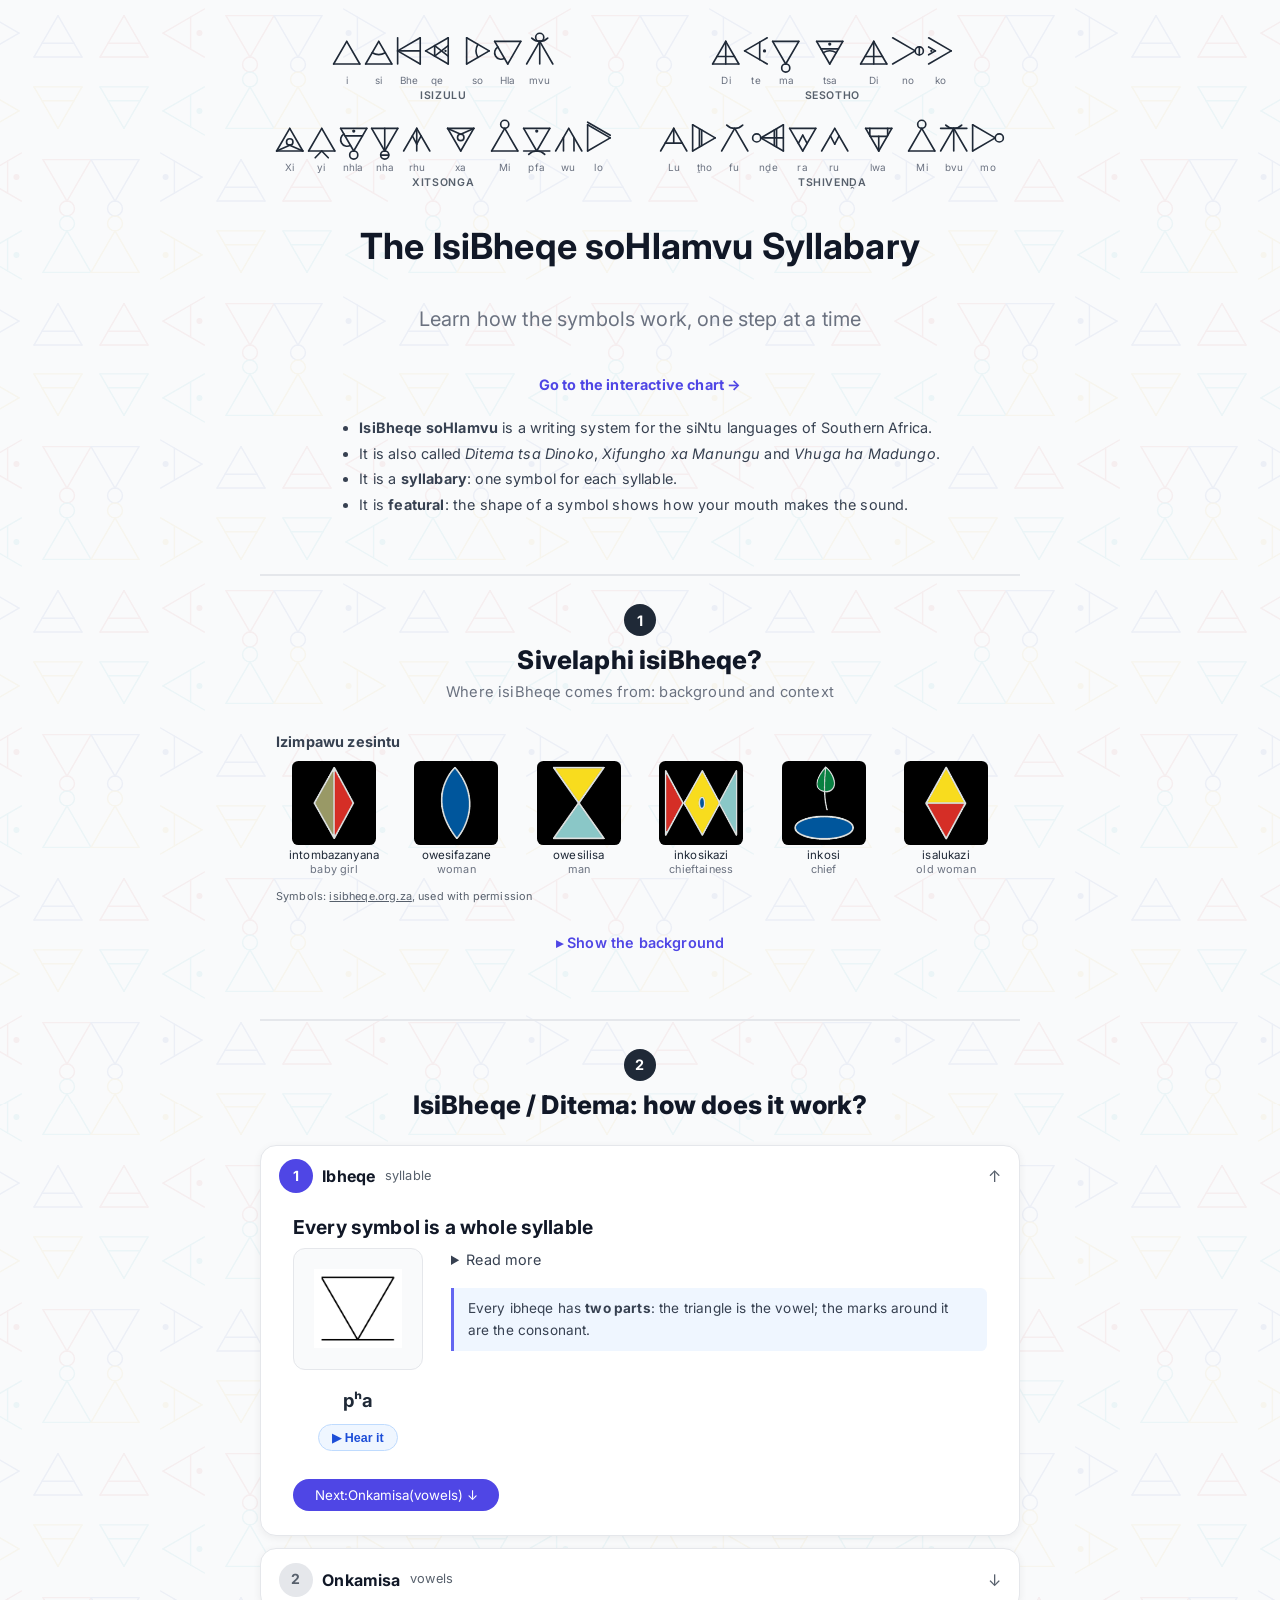
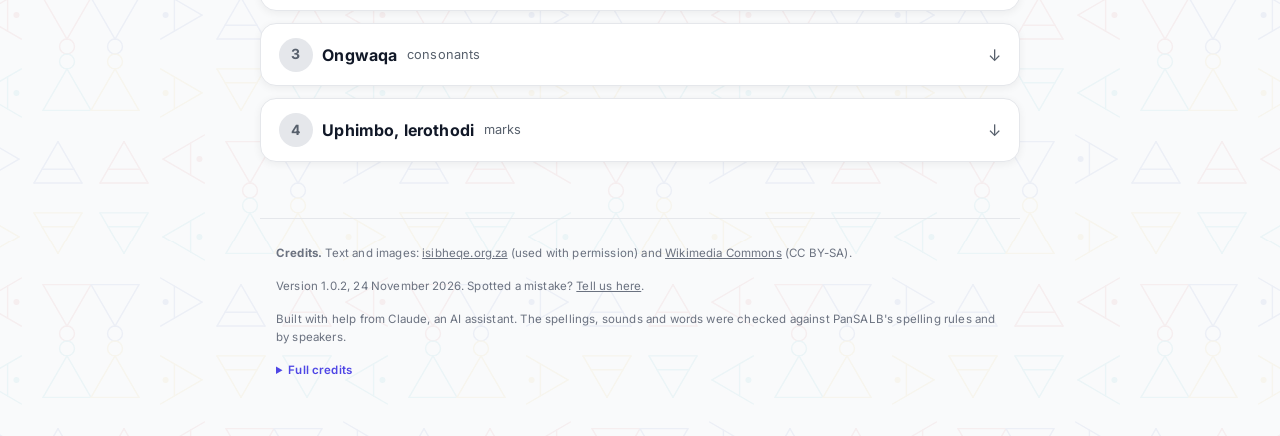
<file: index.html>
<!DOCTYPE html>
<html lang="en">
<head>
    <meta charset="UTF-8">
    <meta name="viewport" content="width=device-width, initial-scale=1.0">
    <title>Learn isiBheqe soHlamvu</title>
    <script>/* Old chart links (before 11 Nov the chart was index.html) go on to chart.html */
    (function(){ var l=location; if(/[?&]mode=/.test(l.search) || /^#(step-by-step|consonants-chart)$/.test(l.hash)) l.replace('chart.html'+l.search+l.hash); })();</script>
    <link rel="preconnect" href="https://fonts.googleapis.com">
    <link rel="preconnect" href="https://fonts.gstatic.com" crossorigin>
    <link href="https://fonts.googleapis.com/css2?family=Inter:wght@400;500;600;700&display=swap" rel="stylesheet">
    <link rel="stylesheet" href="site.css">
</head>
<body>
    <div class="container">
    <header class="text-center mb-12">
<!-- The script's four names, drawn with the glyph engine (one name per language; 6 Nov). -->
<div class="script-names" aria-label="The script's names in four languages">
<figure class="sn" lang="zu"><div class="sn-row" role="img" aria-label="isiBheqe soHlamvu"><span class="sn-word"><span class="sn-syl"><svg viewBox="45.0 46 90.0 127" aria-hidden="true"><g fill="none" stroke="currentColor" stroke-linecap="round" stroke-linejoin="round"><line x1="50" y1="143.71428571428572" x2="90" y2="74.71428571428572"/><line x1="90" y1="74.71428571428572" x2="130" y2="143.71428571428572"/><line x1="50" y1="143.71428571428572" x2="130" y2="143.71428571428572"/></g></svg><span>i</span></span><span class="sn-syl"><svg viewBox="45.0 46 90.0 127" aria-hidden="true"><g fill="none" stroke="currentColor" stroke-linecap="round" stroke-linejoin="round"><line x1="50" y1="143.71428571428572" x2="90" y2="74.71428571428572"/><line x1="90" y1="74.71428571428572" x2="130" y2="143.71428571428572"/><line x1="50" y1="143.71428571428572" x2="130" y2="143.71428571428572"/><path d="M 70.00000000000003 109.35530186566328 A 40 40 0 0 0 110.00000000000003 109.35530186566325"/></g></svg><span>si</span></span><span class="sn-syl"><svg viewBox="45.0 46 79.0 127" aria-hidden="true"><g fill="none" stroke="currentColor" stroke-linecap="round" stroke-linejoin="round"><line x1="119" y1="143.71428571428572" x2="50" y2="103.71428571428572"/><line x1="50" y1="103.71428571428572" x2="119" y2="63.71428571428572"/><line x1="119" y1="143.71428571428572" x2="119" y2="63.71428571428572"/><line x1="50" y1="143.71428571428572" x2="50" y2="63.71428571428572"/><line x1="119" y1="103.71428571428572" x2="50" y2="103.71428571428572"/></g></svg><span>Bhe</span></span><span class="sn-syl"><svg viewBox="45.0 46 79.0 127" aria-hidden="true"><g fill="none" stroke="currentColor" stroke-linecap="round" stroke-linejoin="round"><line x1="119" y1="143.71428571428572" x2="50" y2="103.71428571428572"/><line x1="50" y1="103.71428571428572" x2="119" y2="63.71428571428572"/><line x1="119" y1="143.71428571428572" x2="119" y2="63.71428571428572"/><line x1="77.6" y1="119.71428571428572" x2="77.6" y2="87.71428571428572"/><line x1="77.6" y1="119.71428571428572" x2="119" y2="87.71428571428572"/><line x1="77.6" y1="87.71428571428572" x2="119" y2="119.71428571428572"/><circle cx="110.72" cy="103.71428571428572" r="3.5" fill="currentColor" stroke="none"/></g></svg><span>qe</span></span></span><span class="sn-word"><span class="sn-syl"><svg viewBox="45.0 46 79.0 127" aria-hidden="true"><g fill="none" stroke="currentColor" stroke-linecap="round" stroke-linejoin="round"><line x1="50" y1="63.71428571428572" x2="119" y2="103.71428571428572"/><line x1="119" y1="103.71428571428572" x2="50" y2="143.71428571428572"/><line x1="50" y1="63.71428571428572" x2="50" y2="143.71428571428572"/><path d="M 84.35898384862244 83.71428571428574 A 40 40 0 0 0 84.35898384862244 123.71428571428572"/></g></svg><span>so</span></span><span class="sn-syl"><svg viewBox="45.0 46 90.0 127" aria-hidden="true"><g fill="none" stroke="currentColor" stroke-linecap="round" stroke-linejoin="round"><line x1="130" y1="74.71428571428572" x2="90" y2="143.71428571428572"/><line x1="90" y1="143.71428571428572" x2="50" y2="74.71428571428572"/><line x1="130" y1="74.71428571428572" x2="50" y2="74.71428571428572"/><path d="M 60.00000000000001 91.89377763859694 A 20 20 0 1 0 80 126.5347937899745"/></g></svg><span>Hla</span></span><span class="sn-syl"><svg viewBox="45.0 46 90.0 127" aria-hidden="true"><g fill="none" stroke="currentColor" stroke-linecap="round" stroke-linejoin="round"><line x1="50" y1="143.71428571428572" x2="90" y2="74.71428571428572"/><line x1="90" y1="74.71428571428572" x2="130" y2="143.71428571428572"/><path d="M 65.60481604906414 64.60946966522164 A 34.5 34.5 0 0 0 114.39518395093589 64.60946966522161"/><line x1="90" y1="143.71428571428572" x2="90" y2="74.71428571428572"/><circle cx="90" cy="62.29428571428572" r="12.42" fill="none"/></g></svg><span>mvu</span></span></span></div><figcaption>isiZulu</figcaption></figure>
<figure class="sn" lang="st"><div class="sn-row" role="img" aria-label="Ditema tsa Dinoko"><span class="sn-word"><span class="sn-syl"><svg viewBox="45.0 46 90.0 127" aria-hidden="true"><g fill="none" stroke="currentColor" stroke-linecap="round" stroke-linejoin="round"><line x1="50" y1="143.71428571428572" x2="90" y2="74.71428571428572"/><line x1="90" y1="74.71428571428572" x2="130" y2="143.71428571428572"/><line x1="50" y1="143.71428571428572" x2="130" y2="143.71428571428572"/><line x1="63.33333333333333" y1="120.71428571428572" x2="116.66666666666667" y2="120.71428571428572"/><line x1="90" y1="143.71428571428572" x2="90" y2="74.71428571428572"/></g></svg><span>Di</span></span><span class="sn-syl"><svg viewBox="45.0 46 79.0 127" aria-hidden="true"><g fill="none" stroke="currentColor" stroke-linecap="round" stroke-linejoin="round"><line x1="119" y1="143.71428571428572" x2="50" y2="103.71428571428572"/><line x1="50" y1="103.71428571428572" x2="119" y2="63.71428571428572"/><line x1="96" y1="130.38095238095238" x2="96" y2="77.04761904761905"/><circle cx="110.72" cy="103.71428571428572" r="5" fill="currentColor" stroke="none"/></g></svg><span>te</span></span><span class="sn-syl"><svg viewBox="45.0 46 90.0 127" aria-hidden="true"><g fill="none" stroke="currentColor" stroke-linecap="round" stroke-linejoin="round"><line x1="130" y1="74.71428571428572" x2="90" y2="143.71428571428572"/><line x1="90" y1="143.71428571428572" x2="50" y2="74.71428571428572"/><line x1="130" y1="74.71428571428572" x2="50" y2="74.71428571428572"/><circle cx="90" cy="156.13428571428574" r="12.42" fill="none"/></g></svg><span>ma</span></span></span><span class="sn-word"><span class="sn-syl"><svg viewBox="45.0 46 90.0 127" aria-hidden="true"><g fill="none" stroke="currentColor" stroke-linecap="round" stroke-linejoin="round"><line x1="130" y1="74.71428571428572" x2="90" y2="143.71428571428572"/><line x1="90" y1="143.71428571428572" x2="50" y2="74.71428571428572"/><line x1="130" y1="74.71428571428572" x2="50" y2="74.71428571428572"/><line x1="116.66666666666667" y1="97.71428571428572" x2="63.33333333333333" y2="97.71428571428572"/><path d="M 110 109.07326956290818 A 40 40 0 0 0 69.99999999999999 109.0732695629082"/><circle cx="90" cy="82.99428571428572" r="5" fill="currentColor" stroke="none"/></g></svg><span>tsa</span></span></span><span class="sn-word"><span class="sn-syl"><svg viewBox="45.0 46 90.0 127" aria-hidden="true"><g fill="none" stroke="currentColor" stroke-linecap="round" stroke-linejoin="round"><line x1="50" y1="143.71428571428572" x2="90" y2="74.71428571428572"/><line x1="90" y1="74.71428571428572" x2="130" y2="143.71428571428572"/><line x1="50" y1="143.71428571428572" x2="130" y2="143.71428571428572"/><line x1="63.33333333333333" y1="120.71428571428572" x2="116.66666666666667" y2="120.71428571428572"/><line x1="90" y1="143.71428571428572" x2="90" y2="74.71428571428572"/></g></svg><span>Di</span></span><span class="sn-syl"><svg viewBox="45.0 46 103.8 127" aria-hidden="true"><g fill="none" stroke="currentColor" stroke-linecap="round" stroke-linejoin="round"><line x1="50" y1="63.71428571428572" x2="119" y2="103.71428571428572"/><line x1="119" y1="103.71428571428572" x2="50" y2="143.71428571428572"/><circle cx="131.42000000000002" cy="103.71428571428572" r="12.42" fill="none"/><line x1="131.42000000000002" y1="116.13428571428572" x2="131.42000000000002" y2="91.29428571428572"/></g></svg><span>no</span></span><span class="sn-syl"><svg viewBox="45.0 46 79.0 127" aria-hidden="true"><g fill="none" stroke="currentColor" stroke-linecap="round" stroke-linejoin="round"><line x1="50" y1="63.71428571428572" x2="119" y2="103.71428571428572"/><line x1="119" y1="103.71428571428572" x2="50" y2="143.71428571428572"/><line x1="50" y1="91.71428571428572" x2="70.7" y2="103.71428571428572"/><line x1="70.7" y1="103.71428571428572" x2="50" y2="115.71428571428572"/><circle cx="58.28" cy="103.71428571428572" r="3.5" fill="currentColor" stroke="none"/></g></svg><span>ko</span></span></span></div><figcaption>Sesotho</figcaption></figure>
<figure class="sn" lang="ts"><div class="sn-row" role="img" aria-label="Xiyinhlanharhu xa Mipfawulo"><span class="sn-word"><span class="sn-syl"><svg viewBox="45.0 46 90.0 127" aria-hidden="true"><g fill="none" stroke="currentColor" stroke-linecap="round" stroke-linejoin="round"><line x1="50" y1="143.71428571428572" x2="90" y2="74.71428571428572"/><line x1="90" y1="74.71428571428572" x2="130" y2="143.71428571428572"/><line x1="50" y1="143.71428571428572" x2="130" y2="143.71428571428572"/><circle cx="90" cy="116.11428571428573" r="9.857142857142858" fill="none"/><line x1="50" y1="143.71428571428572" x2="90" y2="125.89257142857144"/><line x1="90" y1="125.89257142857144" x2="130" y2="143.71428571428572"/></g></svg><span>Xi</span></span><span class="sn-syl"><svg viewBox="45.0 46 90.0 127" aria-hidden="true"><g fill="none" stroke="currentColor" stroke-linecap="round" stroke-linejoin="round"><line x1="50" y1="143.71428571428572" x2="90" y2="74.71428571428572"/><line x1="90" y1="74.71428571428572" x2="130" y2="143.71428571428572"/><line x1="50" y1="143.71428571428572" x2="130" y2="143.71428571428572"/><line x1="70" y1="164.4142857142857" x2="90" y2="143.71428571428572"/><line x1="110" y1="164.4142857142857" x2="90" y2="143.71428571428572"/></g></svg><span>yi</span></span><span class="sn-syl"><svg viewBox="45.0 46 90.0 127" aria-hidden="true"><g fill="none" stroke="currentColor" stroke-linecap="round" stroke-linejoin="round"><line x1="130" y1="74.71428571428572" x2="90" y2="143.71428571428572"/><line x1="90" y1="143.71428571428572" x2="50" y2="74.71428571428572"/><line x1="130" y1="74.71428571428572" x2="50" y2="74.71428571428572"/><line x1="116.66666666666667" y1="97.71428571428572" x2="63.33333333333333" y2="97.71428571428572"/><path d="M 60.00000000000001 91.89377763859694 A 20 20 0 1 0 80 126.5347937899745"/><circle cx="90" cy="82.99428571428572" r="5" fill="currentColor" stroke="none"/><circle cx="90" cy="156.13428571428574" r="12.42" fill="none"/></g></svg><span>nhla</span></span><span class="sn-syl"><svg viewBox="45.0 46 90.0 127" aria-hidden="true"><g fill="none" stroke="currentColor" stroke-linecap="round" stroke-linejoin="round"><line x1="130" y1="74.71428571428572" x2="90" y2="143.71428571428572"/><line x1="90" y1="143.71428571428572" x2="50" y2="74.71428571428572"/><line x1="130" y1="74.71428571428572" x2="50" y2="74.71428571428572"/><circle cx="90" cy="156.13428571428574" r="12.42" fill="none"/><line x1="102.42" y1="156.13428571428574" x2="77.58" y2="156.13428571428574"/><line x1="90" y1="74.71428571428572" x2="90" y2="143.71428571428572"/></g></svg><span>nha</span></span><span class="sn-syl"><svg viewBox="45.0 46 90.0 127" aria-hidden="true"><g fill="none" stroke="currentColor" stroke-linecap="round" stroke-linejoin="round"><line x1="50" y1="143.71428571428572" x2="90" y2="74.71428571428572"/><line x1="90" y1="74.71428571428572" x2="130" y2="143.71428571428572"/><line x1="76.66666666666666" y1="97.71428571428572" x2="90" y2="123.01428571428572"/><line x1="90" y1="123.01428571428572" x2="103.33333333333334" y2="97.71428571428572"/><line x1="90" y1="143.71428571428572" x2="90" y2="74.71428571428572"/></g></svg><span>rhu</span></span></span><span class="sn-word"><span class="sn-syl"><svg viewBox="45.0 46 90.0 127" aria-hidden="true"><g fill="none" stroke="currentColor" stroke-linecap="round" stroke-linejoin="round"><line x1="130" y1="74.71428571428572" x2="90" y2="143.71428571428572"/><line x1="90" y1="143.71428571428572" x2="50" y2="74.71428571428572"/><line x1="130" y1="74.71428571428572" x2="50" y2="74.71428571428572"/><circle cx="90" cy="102.31428571428572" r="9.857142857142858" fill="none"/><line x1="130" y1="74.71428571428572" x2="90" y2="92.536"/><line x1="90" y1="92.536" x2="50" y2="74.71428571428572"/></g></svg><span>xa</span></span></span><span class="sn-word"><span class="sn-syl"><svg viewBox="45.0 46 90.0 127" aria-hidden="true"><g fill="none" stroke="currentColor" stroke-linecap="round" stroke-linejoin="round"><line x1="50" y1="143.71428571428572" x2="90" y2="74.71428571428572"/><line x1="90" y1="74.71428571428572" x2="130" y2="143.71428571428572"/><line x1="50" y1="143.71428571428572" x2="130" y2="143.71428571428572"/><circle cx="90" cy="62.29428571428572" r="12.42" fill="none"/></g></svg><span>Mi</span></span><span class="sn-syl"><svg viewBox="45.0 46 90.0 127" aria-hidden="true"><g fill="none" stroke="currentColor" stroke-linecap="round" stroke-linejoin="round"><line x1="130" y1="74.71428571428572" x2="90" y2="143.71428571428572"/><line x1="90" y1="143.71428571428572" x2="50" y2="74.71428571428572"/><line x1="130" y1="74.71428571428572" x2="50" y2="74.71428571428572"/><line x1="50" y1="143.71428571428572" x2="130" y2="143.71428571428572"/><path d="M 114.39518395093589 153.81910176334983 A 34.5 34.5 0 0 0 65.60481604906411 153.81910176334983"/><circle cx="90" cy="82.99428571428572" r="5" fill="currentColor" stroke="none"/></g></svg><span>pfa</span></span><span class="sn-syl"><svg viewBox="45.0 46 90.0 127" aria-hidden="true"><g fill="none" stroke="currentColor" stroke-linecap="round" stroke-linejoin="round"><line x1="50" y1="143.71428571428572" x2="90" y2="74.71428571428572"/><line x1="90" y1="74.71428571428572" x2="130" y2="143.71428571428572"/><line x1="74" y1="102.31428571428572" x2="74" y2="143.71428571428572"/><line x1="106" y1="102.31428571428572" x2="106" y2="143.71428571428572"/></g></svg><span>wu</span></span><span class="sn-syl"><svg viewBox="45.0 46 79.0 127" aria-hidden="true"><g fill="none" stroke="currentColor" stroke-linecap="round" stroke-linejoin="round"><line x1="50" y1="63.71428571428572" x2="119" y2="103.71428571428572"/><line x1="119" y1="103.71428571428572" x2="50" y2="143.71428571428572"/><line x1="50" y1="63.71428571428572" x2="50" y2="143.71428571428572"/><line x1="50" y1="55.71428571428572" x2="119" y2="95.71428571428572"/></g></svg><span>lo</span></span></span></div><figcaption>Xitsonga</figcaption></figure>
<figure class="sn" lang="ve"><div class="sn-row" role="img" aria-label="Luṱhofunḓeraru lwa Mibvumo"><span class="sn-word"><span class="sn-syl"><svg viewBox="45.0 46 90.0 127" aria-hidden="true"><g fill="none" stroke="currentColor" stroke-linecap="round" stroke-linejoin="round"><line x1="50" y1="143.71428571428572" x2="90" y2="74.71428571428572"/><line x1="90" y1="74.71428571428572" x2="130" y2="143.71428571428572"/><line x1="64" y1="119.56428571428572" x2="116" y2="119.56428571428572"/><line x1="90" y1="119.56428571428572" x2="90" y2="74.71428571428572"/></g></svg><span>Lu</span></span><span class="sn-syl"><svg viewBox="45.0 46 79.0 127" aria-hidden="true"><g fill="none" stroke="currentColor" stroke-linecap="round" stroke-linejoin="round"><line x1="50" y1="63.71428571428572" x2="119" y2="103.71428571428572"/><line x1="119" y1="103.71428571428572" x2="50" y2="143.71428571428572"/><line x1="50" y1="63.71428571428572" x2="50" y2="143.71428571428572"/><line x1="70.7" y1="75.71428571428572" x2="70.7" y2="131.71428571428572"/><line x1="77.6" y1="79.71428571428572" x2="77.6" y2="127.71428571428572"/></g></svg><span>ṱho</span></span><span class="sn-syl"><svg viewBox="45.0 46 90.0 127" aria-hidden="true"><g fill="none" stroke="currentColor" stroke-linecap="round" stroke-linejoin="round"><line x1="50" y1="143.71428571428572" x2="90" y2="74.71428571428572"/><line x1="90" y1="74.71428571428572" x2="130" y2="143.71428571428572"/><path d="M 65.60481604906414 64.60946966522164 A 34.5 34.5 0 0 0 114.39518395093589 64.60946966522161"/></g></svg><span>fu</span></span><span class="sn-syl"><svg viewBox="59.6 46 103.8 127" aria-hidden="true"><g fill="none" stroke="currentColor" stroke-linecap="round" stroke-linejoin="round"><line x1="158.42857142857144" y1="143.71428571428572" x2="89.42857142857143" y2="103.71428571428572"/><line x1="89.42857142857143" y1="103.71428571428572" x2="158.42857142857144" y2="63.71428571428572"/><line x1="158.42857142857144" y1="143.71428571428572" x2="158.42857142857144" y2="63.71428571428572"/><line x1="137.72857142857143" y1="131.71428571428572" x2="137.72857142857143" y2="75.71428571428572"/><line x1="130.82857142857142" y1="127.71428571428572" x2="130.82857142857142" y2="79.71428571428572"/><line x1="158.42857142857144" y1="103.71428571428572" x2="89.42857142857143" y2="103.71428571428572"/><circle cx="77.00857142857143" cy="103.71428571428572" r="12.42" fill="none"/></g></svg><span>nḓe</span></span><span class="sn-syl"><svg viewBox="45.0 46 90.0 127" aria-hidden="true"><g fill="none" stroke="currentColor" stroke-linecap="round" stroke-linejoin="round"><line x1="130" y1="74.71428571428572" x2="90" y2="143.71428571428572"/><line x1="90" y1="143.71428571428572" x2="50" y2="74.71428571428572"/><line x1="130" y1="74.71428571428572" x2="50" y2="74.71428571428572"/><line x1="103.33333333333334" y1="120.71428571428572" x2="90" y2="95.41428571428573"/><line x1="90" y1="95.41428571428573" x2="76.66666666666666" y2="120.71428571428572"/></g></svg><span>ra</span></span><span class="sn-syl"><svg viewBox="45.0 46 90.0 127" aria-hidden="true"><g fill="none" stroke="currentColor" stroke-linecap="round" stroke-linejoin="round"><line x1="50" y1="143.71428571428572" x2="90" y2="74.71428571428572"/><line x1="90" y1="74.71428571428572" x2="130" y2="143.71428571428572"/><line x1="76.66666666666666" y1="97.71428571428572" x2="90" y2="123.01428571428572"/><line x1="90" y1="123.01428571428572" x2="103.33333333333334" y2="97.71428571428572"/></g></svg><span>ru</span></span></span><span class="sn-word"><span class="sn-syl"><svg viewBox="45.0 46 90.0 127" aria-hidden="true"><g fill="none" stroke="currentColor" stroke-linecap="round" stroke-linejoin="round"><line x1="130" y1="74.71428571428572" x2="90" y2="143.71428571428572"/><line x1="90" y1="143.71428571428572" x2="50" y2="74.71428571428572"/><line x1="130" y1="74.71428571428572" x2="50" y2="74.71428571428572"/><line x1="116" y1="98.86428571428573" x2="64" y2="98.86428571428573"/><line x1="90" y1="98.86428571428573" x2="90" y2="143.71428571428572"/><line x1="117.2" y1="96.79428571428572" x2="117.2" y2="74.71428571428572"/><line x1="62.8" y1="96.79428571428572" x2="62.800000000000004" y2="74.71428571428572"/></g></svg><span>lwa</span></span></span><span class="sn-word"><span class="sn-syl"><svg viewBox="45.0 46 90.0 127" aria-hidden="true"><g fill="none" stroke="currentColor" stroke-linecap="round" stroke-linejoin="round"><line x1="50" y1="143.71428571428572" x2="90" y2="74.71428571428572"/><line x1="90" y1="74.71428571428572" x2="130" y2="143.71428571428572"/><line x1="50" y1="143.71428571428572" x2="130" y2="143.71428571428572"/><circle cx="90" cy="62.29428571428572" r="12.42" fill="none"/></g></svg><span>Mi</span></span><span class="sn-syl"><svg viewBox="45.0 46 90.0 127" aria-hidden="true"><g fill="none" stroke="currentColor" stroke-linecap="round" stroke-linejoin="round"><line x1="50" y1="143.71428571428572" x2="90" y2="74.71428571428572"/><line x1="90" y1="74.71428571428572" x2="130" y2="143.71428571428572"/><line x1="50" y1="74.71428571428572" x2="130" y2="74.71428571428572"/><path d="M 65.60481604906414 64.60946966522164 A 34.5 34.5 0 0 0 114.39518395093589 64.60946966522161"/><line x1="90" y1="143.71428571428572" x2="90" y2="74.71428571428572"/></g></svg><span>bvu</span></span><span class="sn-syl"><svg viewBox="45.0 46 103.8 127" aria-hidden="true"><g fill="none" stroke="currentColor" stroke-linecap="round" stroke-linejoin="round"><line x1="50" y1="63.71428571428572" x2="119" y2="103.71428571428572"/><line x1="119" y1="103.71428571428572" x2="50" y2="143.71428571428572"/><line x1="50" y1="63.71428571428572" x2="50" y2="143.71428571428572"/><circle cx="131.42000000000002" cy="103.71428571428572" r="12.42" fill="none"/></g></svg><span>mo</span></span></span></div><figcaption>Tshivenḓa</figcaption></figure>
</div>
            <h1 class="text-4xl font-bold text-gray-900">The IsiBheqe soHlamvu Syllabary</h1>
            <p style="font-size: 1.25rem; color: #6b7280; margin-top: 0.5rem;">Learn how the symbols work, one step at a time</p>
            <a class="page-link" href="chart.html">Go to the interactive chart &rarr;</a>
            <div class="mt-4 text-gray-700 max-w-4xl mx-auto" style="font-size: 1rem; line-height: 1.8;"> 
                <ul class="wt-lines top-lines">
                  <li><strong>IsiBheqe soHlamvu</strong> is a writing system for the siNtu languages of Southern Africa.</li>
                  <li>It is also called <em>Ditema tsa Dinoko</em>, <em>Xifungho xa Manungu</em> and <em>Vhuga ha Madungo</em>.</li>
                  <li>It is a <strong>syllabary</strong>: one symbol for each syllable.</li>
                  <li>It is <strong>featural</strong>: the shape of a symbol shows how your mouth makes the sound.</li>
                </ul>


                
            </div>
        </header>
     </div>
<div class="page-section-head" id="sivelaphi">
  <span class="psh-num">1</span>
  <h2 lang="zu">Sivelaphi isiBheqe?</h2>
  <p>Where isiBheqe comes from: background and context</p>
</div>
<div class="bg-section">
  <div class="izimpawu">
                          <p class="izimpawu-head"><strong lang="zu">Izimpawu zesintu</strong></p>
                          <div class="izimpawu-grid"><figure><img src="images/izimpawu-intombazanyana.png" alt="intombazanyana: baby girl" loading="lazy"><figcaption><span lang="zu">intombazanyana</span><small>baby girl</small></figcaption></figure><figure><img src="images/izimpawu-owesifazane.png" alt="owesifazane: woman" loading="lazy"><figcaption><span lang="zu">owesifazane</span><small>woman</small></figcaption></figure><figure><img src="images/izimpawu-owesilisa.png" alt="owesilisa: man" loading="lazy"><figcaption><span lang="zu">owesilisa</span><small>man</small></figcaption></figure><figure><img src="images/izimpawu-inkosikazi.png" alt="inkosikazi: chieftainess" loading="lazy"><figcaption><span lang="zu">inkosikazi</span><small>chieftainess</small></figcaption></figure><figure><img src="images/izimpawu-inkosi.png" alt="inkosi: chief" loading="lazy"><figcaption><span lang="zu">inkosi</span><small>chief</small></figcaption></figure><figure><img src="images/izimpawu-isalukazi.png" alt="isalukazi: old woman" loading="lazy"><figcaption><span lang="zu">isalukazi</span><small>old woman</small></figcaption></figure></div>
                          <p class="fig-credit">Symbols: <a href="https://isibheqe.org.za" target="_blank" rel="noopener">isibheqe.org.za</a>, used with permission</p><!-- TODO: confirm the artist's name with Bandile -->
                        </div>
  <details class="bg-details">
    <summary>Show the background</summary>
    <div style="margin-top:0.75rem;">
                        <div class="ntu-quote">
                          <figure class="ntu-fig">
                            <div class="ib-text ib-light ib-gloss" role="img" lang="zu" aria-label="Lolu hlelo lokuloba luvela ebuciko bomdabuko, sithi: ditema tsa Sesotho, igwalo zesiNdebele, namabheqe esiZulu. IsiBheqe SoHlamvu (Ditema tsa Dinoko) siyaqhubeka ngalokhu ngokufanekisela izimpawu ezilimini zethu. IsiBheqe siklanywe ngokusetshenziswa ngezilimi zesintu zonke ezikhulunywa e-Afrika laseningizimu. English: This writing system originates in traditional arts, such as Sesotho mural art, isiNdebele house painting and isiZulu beaded messages. IsiBheqe SoHlamvu (Ditema tsa Dinoko) continues this by relating the symbols to our languages. IsiBheqe is designed to be used with all Ntu languages spoken in Southern Africa."><span class="ib-chunk"><span class="ib-line"><span class="ib-word"><span class="ib-syl"><svg viewBox="-1.00 2 43.40 73" width="21.7" height="36.5" aria-hidden="true"><g fill="none" stroke="currentColor" stroke-width="1" stroke-linecap="round"><line x1="0" y1="11.228571428571428" x2="41.400000000000006" y2="35.22857142857143"/><line x1="41.400000000000006" y1="35.22857142857143" x2="0" y2="59.22857142857143"/><line x1="0" y1="11.228571428571428" x2="0" y2="59.22857142857143"/><line x1="0" y1="6.428571428571427" x2="41.400000000000006" y2="30.428571428571427"/></g></svg><span class="ib-lab">Lo</span></span><span class="ib-syl"><svg viewBox="0.20 2 54.80 73" width="27.4" height="36.5" aria-hidden="true"><g fill="none" stroke="currentColor" stroke-width="1" stroke-linecap="round"><line x1="6" y1="59.22857142857143" x2="30" y2="17.828571428571422"/><line x1="30" y1="17.828571428571422" x2="54" y2="59.22857142857143"/><line x1="1.1999999999999993" y1="59.22857142857143" x2="25.2" y2="17.828571428571422"/></g></svg><span class="ib-lab">lu</span></span></span><span class="ib-word"><span class="ib-syl"><svg viewBox="-1.00 2 43.40 73" width="21.7" height="36.5" aria-hidden="true"><g fill="none" stroke="currentColor" stroke-width="1" stroke-linecap="round"><line x1="41.400000000000006" y1="59.22857142857143" x2="0" y2="35.22857142857143"/><line x1="0" y1="35.22857142857143" x2="41.400000000000006" y2="11.228571428571428"/><line x1="41.400000000000006" y1="59.22857142857143" x2="41.400000000000006" y2="11.228571428571428"/><path d="M 31.092304845413267 17.22857142857143 A 12 12 0 1 0 10.307695154586739 29.228571428571428"/></g></svg><span class="ib-lab">hle</span></span><span class="ib-syl"><svg viewBox="-1.00 2 43.40 73" width="21.7" height="36.5" aria-hidden="true"><g fill="none" stroke="currentColor" stroke-width="1" stroke-linecap="round"><line x1="0" y1="11.228571428571428" x2="41.400000000000006" y2="35.22857142857143"/><line x1="41.400000000000006" y1="35.22857142857143" x2="0" y2="59.22857142857143"/><line x1="0" y1="11.228571428571428" x2="0" y2="59.22857142857143"/><line x1="0" y1="6.428571428571427" x2="41.400000000000006" y2="30.428571428571427"/></g></svg><span class="ib-lab">lo</span></span></span><span class="ib-word"><span class="ib-syl"><svg viewBox="-1.00 2 43.40 73" width="21.7" height="36.5" aria-hidden="true"><g fill="none" stroke="currentColor" stroke-width="1" stroke-linecap="round"><line x1="0" y1="11.228571428571428" x2="41.400000000000006" y2="35.22857142857143"/><line x1="41.400000000000006" y1="35.22857142857143" x2="0" y2="59.22857142857143"/><line x1="0" y1="11.228571428571428" x2="0" y2="59.22857142857143"/><line x1="0" y1="6.428571428571427" x2="41.400000000000006" y2="30.428571428571427"/></g></svg><span class="ib-lab">lo</span></span><span class="ib-syl"><svg viewBox="-1.00 2 50.00 73" width="25.0" height="36.5" aria-hidden="true"><g fill="none" stroke="currentColor" stroke-width="1" stroke-linecap="round"><line x1="0" y1="59.22857142857143" x2="24" y2="17.828571428571422"/><line x1="24" y1="17.828571428571422" x2="48" y2="59.22857142857143"/><line x1="16.799999999999997" y1="59.22857142857143" x2="24" y2="46.808571428571426"/><line x1="24" y1="46.808571428571426" x2="31.200000000000003" y2="59.22857142857143"/><circle cx="24" cy="54.260571428571424" r="2.0999999999999996" fill="currentColor" stroke="none"/></g></svg><span class="ib-lab">ku</span></span><span class="ib-syl"><svg viewBox="-1.00 2 43.40 73" width="21.7" height="36.5" aria-hidden="true"><g fill="none" stroke="currentColor" stroke-width="1" stroke-linecap="round"><line x1="0" y1="11.228571428571428" x2="41.400000000000006" y2="35.22857142857143"/><line x1="41.400000000000006" y1="35.22857142857143" x2="0" y2="59.22857142857143"/><line x1="0" y1="11.228571428571428" x2="0" y2="59.22857142857143"/><line x1="0" y1="6.428571428571427" x2="41.400000000000006" y2="30.428571428571427"/></g></svg><span class="ib-lab">lo</span></span><span class="ib-syl"><svg viewBox="-1.00 2 50.00 73" width="25.0" height="36.5" aria-hidden="true"><g fill="none" stroke="currentColor" stroke-width="1" stroke-linecap="round"><line x1="48" y1="17.828571428571422" x2="24" y2="59.22857142857143"/><line x1="24" y1="59.22857142857143" x2="0" y2="17.828571428571422"/><line x1="48" y1="17.828571428571422" x2="0" y2="17.828571428571422"/><line x1="0" y1="59.22857142857143" x2="48" y2="59.22857142857143"/><line x1="24" y1="17.828571428571422" x2="24" y2="59.22857142857143"/><circle cx="15.36" cy="22.796571428571422" r="3" fill="currentColor" stroke="none"/></g></svg><span class="ib-lab">ba</span></span></span></span><span class="ib-en" lang="en">This writing system</span></span><span class="ib-chunk"><span class="ib-line"><span class="ib-word"><span class="ib-syl"><svg viewBox="0.20 2 54.80 73" width="27.4" height="36.5" aria-hidden="true"><g fill="none" stroke="currentColor" stroke-width="1" stroke-linecap="round"><line x1="6" y1="59.22857142857143" x2="30" y2="17.828571428571422"/><line x1="30" y1="17.828571428571422" x2="54" y2="59.22857142857143"/><line x1="1.1999999999999993" y1="59.22857142857143" x2="25.2" y2="17.828571428571422"/></g></svg><span class="ib-lab">lu</span></span><span class="ib-syl"><svg viewBox="7.94 2 49.46 73" width="24.7" height="36.5" aria-hidden="true"><g fill="none" stroke="currentColor" stroke-width="1" stroke-linecap="round"><line x1="56.400000000000006" y1="59.22857142857143" x2="15" y2="35.22857142857143"/><line x1="15" y1="35.22857142857143" x2="56.400000000000006" y2="11.228571428571428"/><line x1="56.400000000000006" y1="59.22857142857143" x2="56.400000000000006" y2="11.228571428571428"/><path d="M 8.937110370561536 49.86568179913296 A 20.700000000000003 20.700000000000003 0 0 0 8.937110370561529 20.59146105800989"/><line x1="56.400000000000006" y1="35.22857142857143" x2="15" y2="35.22857142857143"/></g></svg><span class="ib-lab">ve</span></span><span class="ib-syl"><svg viewBox="-1.00 2 54.80 73" width="27.4" height="36.5" aria-hidden="true"><g fill="none" stroke="currentColor" stroke-width="1" stroke-linecap="round"><line x1="48" y1="17.828571428571422" x2="24" y2="59.22857142857143"/><line x1="24" y1="59.22857142857143" x2="0" y2="17.828571428571422"/><line x1="48" y1="17.828571428571422" x2="0" y2="17.828571428571422"/><line x1="52.8" y1="17.828571428571422" x2="28.8" y2="59.22857142857143"/></g></svg><span class="ib-lab">la</span></span></span><span class="ib-word"><span class="ib-syl"><svg viewBox="-1.00 2 43.40 73" width="21.7" height="36.5" aria-hidden="true"><g fill="none" stroke="currentColor" stroke-width="1" stroke-linecap="round"><line x1="41.400000000000006" y1="59.22857142857143" x2="0" y2="35.22857142857143"/><line x1="0" y1="35.22857142857143" x2="41.400000000000006" y2="11.228571428571428"/><line x1="41.400000000000006" y1="59.22857142857143" x2="41.400000000000006" y2="11.228571428571428"/></g></svg><span class="ib-lab">e</span></span><span class="ib-syl"><svg viewBox="-1.00 2 50.00 73" width="25.0" height="36.5" aria-hidden="true"><g fill="none" stroke="currentColor" stroke-width="1" stroke-linecap="round"><line x1="0" y1="59.22857142857143" x2="24" y2="17.828571428571422"/><line x1="24" y1="17.828571428571422" x2="48" y2="59.22857142857143"/><line x1="0" y1="17.828571428571422" x2="48" y2="17.828571428571422"/><line x1="24" y1="59.22857142857143" x2="24" y2="17.828571428571422"/><circle cx="32.64" cy="54.260571428571424" r="3" fill="currentColor" stroke="none"/></g></svg><span class="ib-lab">bu</span></span><span class="ib-syl"><svg viewBox="-1.00 2 50.00 73" width="25.0" height="36.5" aria-hidden="true"><g fill="none" stroke="currentColor" stroke-width="1" stroke-linecap="round"><line x1="0" y1="59.22857142857143" x2="24" y2="17.828571428571422"/><line x1="24" y1="17.828571428571422" x2="48" y2="59.22857142857143"/><line x1="0" y1="59.22857142857143" x2="48" y2="59.22857142857143"/><line x1="14.399999999999999" y1="34.388571428571424" x2="33.6" y2="34.388571428571424"/><line x1="14.399999999999999" y1="34.388571428571424" x2="33.599999999999994" y2="59.22857142857143"/><line x1="33.6" y1="34.388571428571424" x2="14.400000000000002" y2="59.22857142857143"/><line x1="7.199999999999999" y1="46.808571428571426" x2="40.8" y2="46.808571428571426"/><circle cx="24" cy="54.260571428571424" r="2.0999999999999996" fill="currentColor" stroke="none"/></g></svg><span class="ib-lab">ci</span></span><span class="ib-syl"><svg viewBox="-1.00 2 43.40 73" width="21.7" height="36.5" aria-hidden="true"><g fill="none" stroke="currentColor" stroke-width="1" stroke-linecap="round"><line x1="0" y1="11.228571428571428" x2="41.400000000000006" y2="35.22857142857143"/><line x1="41.400000000000006" y1="35.22857142857143" x2="0" y2="59.22857142857143"/><line x1="0" y1="11.228571428571428" x2="0" y2="59.22857142857143"/><line x1="0" y1="28.028571428571425" x2="12.420000000000002" y2="35.22857142857143"/><line x1="12.420000000000002" y1="35.22857142857143" x2="0" y2="42.42857142857143"/><circle cx="4.968000000000001" cy="35.22857142857143" r="2.0999999999999996" fill="currentColor" stroke="none"/></g></svg><span class="ib-lab">ko</span></span></span><span class="ib-word"><span class="ib-syl"><svg viewBox="-1.00 2 43.40 73" width="21.7" height="36.5" aria-hidden="true"><g fill="none" stroke="currentColor" stroke-width="1" stroke-linecap="round"><line x1="0" y1="11.228571428571428" x2="41.400000000000006" y2="35.22857142857143"/><line x1="41.400000000000006" y1="35.22857142857143" x2="0" y2="59.22857142857143"/><line x1="0" y1="11.228571428571428" x2="0" y2="59.22857142857143"/><line x1="41.400000000000006" y1="11.228571428571428" x2="41.400000000000006" y2="59.22857142857143"/><line x1="0" y1="35.22857142857143" x2="41.400000000000006" y2="35.22857142857143"/><circle cx="4.968000000000001" cy="43.86857142857143" r="3" fill="currentColor" stroke="none"/></g></svg><span class="ib-lab">bo</span></span><span class="ib-syl"><svg viewBox="2.30 2 43.40 73" width="21.7" height="36.5" aria-hidden="true"><g fill="none" stroke="currentColor" stroke-width="1" stroke-linecap="round"><circle cx="24" cy="38.528571428571425" r="20.700000000000003"/></g></svg><span class="ib-lab">m</span></span><span class="ib-syl"><svg viewBox="-1.00 2 50.00 73" width="25.0" height="36.5" aria-hidden="true"><g fill="none" stroke="currentColor" stroke-width="1" stroke-linecap="round"><line x1="48" y1="17.828571428571422" x2="24" y2="59.22857142857143"/><line x1="24" y1="59.22857142857143" x2="0" y2="17.828571428571422"/><line x1="48" y1="17.828571428571422" x2="0" y2="17.828571428571422"/><line x1="40" y1="31.628571428571423" x2="8" y2="31.628571428571423"/><line x1="24" y1="17.828571428571422" x2="24" y2="59.22857142857143"/></g></svg><span class="ib-lab">da</span></span><span class="ib-syl"><svg viewBox="-1.00 2 50.00 73" width="25.0" height="36.5" aria-hidden="true"><g fill="none" stroke="currentColor" stroke-width="1" stroke-linecap="round"><line x1="0" y1="59.22857142857143" x2="24" y2="17.828571428571422"/><line x1="24" y1="17.828571428571422" x2="48" y2="59.22857142857143"/><line x1="0" y1="17.828571428571422" x2="48" y2="17.828571428571422"/><line x1="24" y1="59.22857142857143" x2="24" y2="17.828571428571422"/><circle cx="32.64" cy="54.260571428571424" r="3" fill="currentColor" stroke="none"/></g></svg><span class="ib-lab">bu</span></span><span class="ib-syl"><svg viewBox="-1.00 2 43.40 73" width="21.7" height="36.5" aria-hidden="true"><g fill="none" stroke="currentColor" stroke-width="1" stroke-linecap="round"><line x1="0" y1="11.228571428571428" x2="41.400000000000006" y2="35.22857142857143"/><line x1="41.400000000000006" y1="35.22857142857143" x2="0" y2="59.22857142857143"/><line x1="0" y1="11.228571428571428" x2="0" y2="59.22857142857143"/><line x1="0" y1="28.028571428571425" x2="12.420000000000002" y2="35.22857142857143"/><line x1="12.420000000000002" y1="35.22857142857143" x2="0" y2="42.42857142857143"/><circle cx="4.968000000000001" cy="35.22857142857143" r="2.0999999999999996" fill="currentColor" stroke="none"/></g></svg><span class="ib-lab">ko</span></span><span class="ib-syl ib-p"><svg viewBox="0 2 8 73" width="4.0" height="36.5" aria-hidden="true"><g fill="none" stroke="currentColor" stroke-width="1" stroke-linecap="round"><path d="M5,58 L5,68 Q5,73 1,72" /></g></svg><span class="ib-lab">&nbsp;</span></span></span></span><span class="ib-en" lang="en">originates in traditional arts,</span></span><span class="ib-chunk"><span class="ib-line"><span class="ib-word"><span class="ib-syl"><svg viewBox="-1.00 2 50.00 73" width="25.0" height="36.5" aria-hidden="true"><g fill="none" stroke="currentColor" stroke-width="1" stroke-linecap="round"><line x1="0" y1="59.22857142857143" x2="24" y2="17.828571428571422"/><line x1="24" y1="17.828571428571422" x2="48" y2="59.22857142857143"/><line x1="0" y1="59.22857142857143" x2="48" y2="59.22857142857143"/><path d="M 12.000000000000018 38.613181119397964 A 24 24 0 0 0 36.000000000000014 38.61318111939794"/></g></svg><span class="ib-lab">si</span></span><span class="ib-syl"><svg viewBox="-1.00 2 50.00 73" width="25.0" height="36.5" aria-hidden="true"><g fill="none" stroke="currentColor" stroke-width="1" stroke-linecap="round"><line x1="0" y1="59.22857142857143" x2="24" y2="17.828571428571422"/><line x1="24" y1="17.828571428571422" x2="48" y2="59.22857142857143"/><line x1="0" y1="59.22857142857143" x2="48" y2="59.22857142857143"/><line x1="8" y1="45.42857142857143" x2="40" y2="45.42857142857143"/></g></svg><span class="ib-lab">thi</span></span></span><span class="ib-word"><span class="ib-syl"><svg viewBox="-1.00 2 50.00 73" width="25.0" height="36.5" aria-hidden="true"><g fill="none" stroke="currentColor" stroke-width="1" stroke-linecap="round"><line x1="0" y1="59.22857142857143" x2="24" y2="17.828571428571422"/><line x1="24" y1="17.828571428571422" x2="48" y2="59.22857142857143"/><line x1="0" y1="59.22857142857143" x2="48" y2="59.22857142857143"/><line x1="8" y1="45.42857142857143" x2="40" y2="45.42857142857143"/><line x1="24" y1="59.22857142857143" x2="24" y2="17.828571428571422"/></g></svg><span class="ib-lab">di</span></span><span class="ib-syl"><svg viewBox="-1.00 2 43.40 73" width="21.7" height="36.5" aria-hidden="true"><g fill="none" stroke="currentColor" stroke-width="1" stroke-linecap="round"><line x1="41.400000000000006" y1="59.22857142857143" x2="0" y2="35.22857142857143"/><line x1="0" y1="35.22857142857143" x2="41.400000000000006" y2="11.228571428571428"/><line x1="27.600000000000005" y1="51.22857142857143" x2="27.600000000000005" y2="19.228571428571428"/><circle cx="36.432" cy="35.22857142857143" r="3" fill="currentColor" stroke="none"/></g></svg><span class="ib-lab">te</span></span><span class="ib-syl"><svg viewBox="-1.00 2 50.00 73" width="25.0" height="36.5" aria-hidden="true"><g fill="none" stroke="currentColor" stroke-width="1" stroke-linecap="round"><line x1="48" y1="17.828571428571422" x2="24" y2="59.22857142857143"/><line x1="24" y1="59.22857142857143" x2="0" y2="17.828571428571422"/><line x1="48" y1="17.828571428571422" x2="0" y2="17.828571428571422"/><circle cx="24" cy="66.68057142857143" r="7.452"/></g></svg><span class="ib-lab">ma</span></span></span><span class="ib-word"><span class="ib-syl"><svg viewBox="-1.00 2 50.00 73" width="25.0" height="36.5" aria-hidden="true"><g fill="none" stroke="currentColor" stroke-width="1" stroke-linecap="round"><line x1="48" y1="17.828571428571422" x2="24" y2="59.22857142857143"/><line x1="24" y1="59.22857142857143" x2="0" y2="17.828571428571422"/><line x1="48" y1="17.828571428571422" x2="0" y2="17.828571428571422"/><line x1="40" y1="31.628571428571423" x2="8" y2="31.628571428571423"/><path d="M 36 38.4439617377449 A 24 24 0 0 0 11.99999999999999 38.44396173774491"/><circle cx="24" cy="22.796571428571422" r="3" fill="currentColor" stroke="none"/></g></svg><span class="ib-lab">tsa</span></span><span class="ib-syl"><svg viewBox="-1.00 2 43.40 73" width="21.7" height="36.5" aria-hidden="true"><g fill="none" stroke="currentColor" stroke-width="1" stroke-linecap="round"><line x1="41.400000000000006" y1="59.22857142857143" x2="0" y2="35.22857142857143"/><line x1="0" y1="35.22857142857143" x2="41.400000000000006" y2="11.228571428571428"/><path d="M 20.784609690826528 47.22857142857143 A 24 24 0 0 0 20.78460969082652 23.228571428571417"/></g></svg><span class="ib-lab">se</span></span><span class="ib-syl"><svg viewBox="-1.00 2 43.40 73" width="21.7" height="36.5" aria-hidden="true"><g fill="none" stroke="currentColor" stroke-width="1" stroke-linecap="round"><line x1="0" y1="11.228571428571428" x2="41.400000000000006" y2="35.22857142857143"/><line x1="41.400000000000006" y1="35.22857142857143" x2="0" y2="59.22857142857143"/><path d="M 20.615390309173474 23.228571428571435 A 24 24 0 0 0 20.615390309173478 47.22857142857143"/></g></svg><span class="ib-lab">So</span></span><span class="ib-syl"><svg viewBox="-1.00 2 43.40 73" width="21.7" height="36.5" aria-hidden="true"><g fill="none" stroke="currentColor" stroke-width="1" stroke-linecap="round"><line x1="0" y1="11.228571428571428" x2="41.400000000000006" y2="35.22857142857143"/><line x1="41.400000000000006" y1="35.22857142857143" x2="0" y2="59.22857142857143"/><line x1="13.8" y1="19.228571428571428" x2="13.8" y2="51.22857142857143"/></g></svg><span class="ib-lab">tho</span></span><span class="ib-syl ib-p"><svg viewBox="0 2 8 73" width="4.0" height="36.5" aria-hidden="true"><g fill="none" stroke="currentColor" stroke-width="1" stroke-linecap="round"><path d="M5,58 L5,68 Q5,73 1,72" /></g></svg><span class="ib-lab">&nbsp;</span></span></span></span><span class="ib-en" lang="en">such as Sesotho mural art,</span></span><span class="ib-chunk"><span class="ib-line"><span class="ib-word"><span class="ib-syl"><svg viewBox="-1.00 2 50.00 73" width="25.0" height="36.5" aria-hidden="true"><g fill="none" stroke="currentColor" stroke-width="1" stroke-linecap="round"><line x1="0" y1="59.22857142857143" x2="24" y2="17.828571428571422"/><line x1="24" y1="17.828571428571422" x2="48" y2="59.22857142857143"/><line x1="0" y1="59.22857142857143" x2="48" y2="59.22857142857143"/></g></svg><span class="ib-lab">i</span></span><span class="ib-syl"><svg viewBox="-1.00 2 50.00 73" width="25.0" height="36.5" aria-hidden="true"><g fill="none" stroke="currentColor" stroke-width="1" stroke-linecap="round"><line x1="48" y1="17.828571428571422" x2="24" y2="59.22857142857143"/><line x1="24" y1="59.22857142857143" x2="0" y2="17.828571428571422"/><line x1="48" y1="17.828571428571422" x2="0" y2="17.828571428571422"/><line x1="31.200000000000003" y1="17.828571428571422" x2="24" y2="30.248571428571424"/><line x1="24" y1="30.248571428571424" x2="16.799999999999997" y2="17.828571428571422"/><line x1="24" y1="17.828571428571422" x2="24" y2="59.22857142857143"/><line x1="33.6" y1="42.668571428571425" x2="33.599999999999994" y2="17.828571428571422"/><line x1="14.399999999999999" y1="42.668571428571425" x2="14.400000000000002" y2="17.828571428571422"/></g></svg><span class="ib-lab">gwa</span></span><span class="ib-syl"><svg viewBox="-1.00 2 43.40 73" width="21.7" height="36.5" aria-hidden="true"><g fill="none" stroke="currentColor" stroke-width="1" stroke-linecap="round"><line x1="0" y1="11.228571428571428" x2="41.400000000000006" y2="35.22857142857143"/><line x1="41.400000000000006" y1="35.22857142857143" x2="0" y2="59.22857142857143"/><line x1="0" y1="11.228571428571428" x2="0" y2="59.22857142857143"/><line x1="0" y1="6.428571428571427" x2="41.400000000000006" y2="30.428571428571427"/></g></svg><span class="ib-lab">lo</span></span></span><span class="ib-word"><span class="ib-syl"><svg viewBox="-1.00 2 43.40 73" width="21.7" height="36.5" aria-hidden="true"><g fill="none" stroke="currentColor" stroke-width="1" stroke-linecap="round"><line x1="41.400000000000006" y1="59.22857142857143" x2="0" y2="35.22857142857143"/><line x1="0" y1="35.22857142857143" x2="41.400000000000006" y2="11.228571428571428"/><line x1="41.400000000000006" y1="59.22857142857143" x2="41.400000000000006" y2="11.228571428571428"/><path d="M 20.784609690826528 47.22857142857143 A 24 24 0 0 0 20.78460969082652 23.228571428571417"/><line x1="41.400000000000006" y1="35.22857142857143" x2="0" y2="35.22857142857143"/></g></svg><span class="ib-lab">ze</span></span><span class="ib-syl"><svg viewBox="-1.00 2 50.00 73" width="25.0" height="36.5" aria-hidden="true"><g fill="none" stroke="currentColor" stroke-width="1" stroke-linecap="round"><line x1="0" y1="59.22857142857143" x2="24" y2="17.828571428571422"/><line x1="24" y1="17.828571428571422" x2="48" y2="59.22857142857143"/><line x1="0" y1="59.22857142857143" x2="48" y2="59.22857142857143"/><path d="M 12.000000000000018 38.613181119397964 A 24 24 0 0 0 36.000000000000014 38.61318111939794"/></g></svg><span class="ib-lab">si</span></span><span class="ib-syl"><svg viewBox="7.75 2 58.30 73" width="29.2" height="36.5" aria-hidden="true"><g fill="none" stroke="currentColor" stroke-width="1" stroke-linecap="round"><line x1="65.05714285714286" y1="59.22857142857143" x2="23.65714285714286" y2="35.22857142857143"/><line x1="23.65714285714286" y1="35.22857142857143" x2="65.05714285714286" y2="11.228571428571428"/><line x1="65.05714285714286" y1="59.22857142857143" x2="65.05714285714286" y2="11.228571428571428"/><line x1="51.25714285714287" y1="51.22857142857143" x2="51.25714285714287" y2="19.228571428571428"/><line x1="65.05714285714286" y1="35.22857142857143" x2="23.65714285714286" y2="35.22857142857143"/><circle cx="16.20514285714286" cy="35.22857142857143" r="7.452"/></g></svg><span class="ib-lab">Nde</span></span><span class="ib-syl"><svg viewBox="-1.00 2 43.40 73" width="21.7" height="36.5" aria-hidden="true"><g fill="none" stroke="currentColor" stroke-width="1" stroke-linecap="round"><line x1="41.400000000000006" y1="59.22857142857143" x2="0" y2="35.22857142857143"/><line x1="0" y1="35.22857142857143" x2="41.400000000000006" y2="11.228571428571428"/><line x1="41.400000000000006" y1="59.22857142857143" x2="41.400000000000006" y2="11.228571428571428"/><line x1="0" y1="59.22857142857143" x2="0" y2="11.228571428571428"/><line x1="41.400000000000006" y1="35.22857142857143" x2="0" y2="35.22857142857143"/><circle cx="36.432" cy="26.588571428571427" r="3" fill="currentColor" stroke="none"/></g></svg><span class="ib-lab">be</span></span><span class="ib-syl"><svg viewBox="-1.00 2 43.40 73" width="21.7" height="36.5" aria-hidden="true"><g fill="none" stroke="currentColor" stroke-width="1" stroke-linecap="round"><line x1="41.400000000000006" y1="59.22857142857143" x2="0" y2="35.22857142857143"/><line x1="0" y1="35.22857142857143" x2="41.400000000000006" y2="11.228571428571428"/><line x1="41.400000000000006" y1="59.22857142857143" x2="41.400000000000006" y2="11.228571428571428"/><line x1="41.400000000000006" y1="64.02857142857142" x2="0" y2="40.028571428571425"/></g></svg><span class="ib-lab">le</span></span><span class="ib-syl ib-p"><svg viewBox="0 2 8 73" width="4.0" height="36.5" aria-hidden="true"><g fill="none" stroke="currentColor" stroke-width="1" stroke-linecap="round"><path d="M5,58 L5,68 Q5,73 1,72" /></g></svg><span class="ib-lab">&nbsp;</span></span></span></span><span class="ib-en" lang="en">isiNdebele house painting</span></span><span class="ib-chunk"><span class="ib-line"><span class="ib-word"><span class="ib-syl"><svg viewBox="-1.00 2 50.00 73" width="25.0" height="36.5" aria-hidden="true"><g fill="none" stroke="currentColor" stroke-width="1" stroke-linecap="round"><line x1="48" y1="17.828571428571422" x2="24" y2="59.22857142857143"/><line x1="24" y1="59.22857142857143" x2="0" y2="17.828571428571422"/><line x1="48" y1="17.828571428571422" x2="0" y2="17.828571428571422"/><circle cx="24" cy="66.68057142857143" r="7.452"/><line x1="31.451999999999998" y1="66.68057142857143" x2="16.548000000000002" y2="66.68057142857143"/></g></svg><span class="ib-lab">na</span></span><span class="ib-syl"><svg viewBox="-1.00 2 50.00 73" width="25.0" height="36.5" aria-hidden="true"><g fill="none" stroke="currentColor" stroke-width="1" stroke-linecap="round"><line x1="48" y1="17.828571428571422" x2="24" y2="59.22857142857143"/><line x1="24" y1="59.22857142857143" x2="0" y2="17.828571428571422"/><line x1="48" y1="17.828571428571422" x2="0" y2="17.828571428571422"/><circle cx="24" cy="66.68057142857143" r="7.452"/></g></svg><span class="ib-lab">ma</span></span><span class="ib-syl"><svg viewBox="-1.00 2 43.40 73" width="21.7" height="36.5" aria-hidden="true"><g fill="none" stroke="currentColor" stroke-width="1" stroke-linecap="round"><line x1="41.400000000000006" y1="59.22857142857143" x2="0" y2="35.22857142857143"/><line x1="0" y1="35.22857142857143" x2="41.400000000000006" y2="11.228571428571428"/><line x1="41.400000000000006" y1="59.22857142857143" x2="41.400000000000006" y2="11.228571428571428"/><line x1="0" y1="59.22857142857143" x2="0" y2="11.228571428571428"/><line x1="41.400000000000006" y1="35.22857142857143" x2="0" y2="35.22857142857143"/></g></svg><span class="ib-lab">bhe</span></span><span class="ib-syl"><svg viewBox="-1.00 2 43.40 73" width="21.7" height="36.5" aria-hidden="true"><g fill="none" stroke="currentColor" stroke-width="1" stroke-linecap="round"><line x1="41.400000000000006" y1="59.22857142857143" x2="0" y2="35.22857142857143"/><line x1="0" y1="35.22857142857143" x2="41.400000000000006" y2="11.228571428571428"/><line x1="41.400000000000006" y1="59.22857142857143" x2="41.400000000000006" y2="11.228571428571428"/><line x1="16.560000000000002" y1="44.82857142857143" x2="16.560000000000002" y2="25.628571428571426"/><line x1="16.560000000000002" y1="44.82857142857143" x2="41.400000000000006" y2="25.62857142857143"/><line x1="16.560000000000002" y1="25.628571428571426" x2="41.400000000000006" y2="44.82857142857142"/><circle cx="36.432" cy="35.22857142857143" r="2.0999999999999996" fill="currentColor" stroke="none"/></g></svg><span class="ib-lab">qe</span></span></span><span class="ib-word"><span class="ib-syl"><svg viewBox="-1.00 2 43.40 73" width="21.7" height="36.5" aria-hidden="true"><g fill="none" stroke="currentColor" stroke-width="1" stroke-linecap="round"><line x1="41.400000000000006" y1="59.22857142857143" x2="0" y2="35.22857142857143"/><line x1="0" y1="35.22857142857143" x2="41.400000000000006" y2="11.228571428571428"/><line x1="41.400000000000006" y1="59.22857142857143" x2="41.400000000000006" y2="11.228571428571428"/></g></svg><span class="ib-lab">e</span></span><span class="ib-syl"><svg viewBox="-1.00 2 50.00 73" width="25.0" height="36.5" aria-hidden="true"><g fill="none" stroke="currentColor" stroke-width="1" stroke-linecap="round"><line x1="0" y1="59.22857142857143" x2="24" y2="17.828571428571422"/><line x1="24" y1="17.828571428571422" x2="48" y2="59.22857142857143"/><line x1="0" y1="59.22857142857143" x2="48" y2="59.22857142857143"/><path d="M 12.000000000000018 38.613181119397964 A 24 24 0 0 0 36.000000000000014 38.61318111939794"/></g></svg><span class="ib-lab">si</span></span><span class="ib-syl"><svg viewBox="-1.00 2 50.00 73" width="25.0" height="36.5" aria-hidden="true"><g fill="none" stroke="currentColor" stroke-width="1" stroke-linecap="round"><line x1="0" y1="59.22857142857143" x2="24" y2="17.828571428571422"/><line x1="24" y1="17.828571428571422" x2="48" y2="59.22857142857143"/><path d="M 12.000000000000018 38.613181119397964 A 24 24 0 0 0 36.000000000000014 38.61318111939794"/><line x1="24" y1="59.22857142857143" x2="24" y2="17.828571428571422"/></g></svg><span class="ib-lab">Zu</span></span><span class="ib-syl"><svg viewBox="0.20 2 54.80 73" width="27.4" height="36.5" aria-hidden="true"><g fill="none" stroke="currentColor" stroke-width="1" stroke-linecap="round"><line x1="6" y1="59.22857142857143" x2="30" y2="17.828571428571422"/><line x1="30" y1="17.828571428571422" x2="54" y2="59.22857142857143"/><line x1="1.1999999999999993" y1="59.22857142857143" x2="25.2" y2="17.828571428571422"/></g></svg><span class="ib-lab">lu</span></span><span class="ib-syl ib-p"><svg viewBox="0 2 8 73" width="4.0" height="36.5" aria-hidden="true"><g fill="none" stroke="currentColor" stroke-width="1" stroke-linecap="round"><circle cx="4" cy="68" r="1.6" fill="currentColor" stroke="none"/></g></svg><span class="ib-lab">&nbsp;</span></span></span></span><span class="ib-en" lang="en">and isiZulu beaded messages.</span></span><span class="ib-chunk"><span class="ib-line"><span class="ib-word"><span class="ib-syl"><svg viewBox="-1.00 2 50.00 73" width="25.0" height="36.5" aria-hidden="true"><g fill="none" stroke="currentColor" stroke-width="1" stroke-linecap="round"><line x1="0" y1="59.22857142857143" x2="24" y2="17.828571428571422"/><line x1="24" y1="17.828571428571422" x2="48" y2="59.22857142857143"/><line x1="0" y1="59.22857142857143" x2="48" y2="59.22857142857143"/></g></svg><span class="ib-lab">I</span></span><span class="ib-syl"><svg viewBox="-1.00 2 50.00 73" width="25.0" height="36.5" aria-hidden="true"><g fill="none" stroke="currentColor" stroke-width="1" stroke-linecap="round"><line x1="0" y1="59.22857142857143" x2="24" y2="17.828571428571422"/><line x1="24" y1="17.828571428571422" x2="48" y2="59.22857142857143"/><line x1="0" y1="59.22857142857143" x2="48" y2="59.22857142857143"/><path d="M 12.000000000000018 38.613181119397964 A 24 24 0 0 0 36.000000000000014 38.61318111939794"/></g></svg><span class="ib-lab">si</span></span><span class="ib-syl"><svg viewBox="-1.00 2 43.40 73" width="21.7" height="36.5" aria-hidden="true"><g fill="none" stroke="currentColor" stroke-width="1" stroke-linecap="round"><line x1="41.400000000000006" y1="59.22857142857143" x2="0" y2="35.22857142857143"/><line x1="0" y1="35.22857142857143" x2="41.400000000000006" y2="11.228571428571428"/><line x1="41.400000000000006" y1="59.22857142857143" x2="41.400000000000006" y2="11.228571428571428"/><line x1="0" y1="59.22857142857143" x2="0" y2="11.228571428571428"/><line x1="41.400000000000006" y1="35.22857142857143" x2="0" y2="35.22857142857143"/></g></svg><span class="ib-lab">Bhe</span></span><span class="ib-syl"><svg viewBox="-1.00 2 43.40 73" width="21.7" height="36.5" aria-hidden="true"><g fill="none" stroke="currentColor" stroke-width="1" stroke-linecap="round"><line x1="41.400000000000006" y1="59.22857142857143" x2="0" y2="35.22857142857143"/><line x1="0" y1="35.22857142857143" x2="41.400000000000006" y2="11.228571428571428"/><line x1="41.400000000000006" y1="59.22857142857143" x2="41.400000000000006" y2="11.228571428571428"/><line x1="16.560000000000002" y1="44.82857142857143" x2="16.560000000000002" y2="25.628571428571426"/><line x1="16.560000000000002" y1="44.82857142857143" x2="41.400000000000006" y2="25.62857142857143"/><line x1="16.560000000000002" y1="25.628571428571426" x2="41.400000000000006" y2="44.82857142857142"/><circle cx="36.432" cy="35.22857142857143" r="2.0999999999999996" fill="currentColor" stroke="none"/></g></svg><span class="ib-lab">qe</span></span></span><span class="ib-word"><span class="ib-syl"><svg viewBox="-1.00 2 43.40 73" width="21.7" height="36.5" aria-hidden="true"><g fill="none" stroke="currentColor" stroke-width="1" stroke-linecap="round"><line x1="0" y1="11.228571428571428" x2="41.400000000000006" y2="35.22857142857143"/><line x1="41.400000000000006" y1="35.22857142857143" x2="0" y2="59.22857142857143"/><line x1="0" y1="11.228571428571428" x2="0" y2="59.22857142857143"/><path d="M 20.615390309173474 23.228571428571435 A 24 24 0 0 0 20.615390309173478 47.22857142857143"/></g></svg><span class="ib-lab">So</span></span><span class="ib-syl"><svg viewBox="-1.00 2 50.00 73" width="25.0" height="36.5" aria-hidden="true"><g fill="none" stroke="currentColor" stroke-width="1" stroke-linecap="round"><line x1="48" y1="17.828571428571422" x2="24" y2="59.22857142857143"/><line x1="24" y1="59.22857142857143" x2="0" y2="17.828571428571422"/><line x1="48" y1="17.828571428571422" x2="0" y2="17.828571428571422"/><path d="M 6.000000000000004 28.13626658315816 A 12 12 0 1 0 18 48.92087627398469"/></g></svg><span class="ib-lab">Hla</span></span><span class="ib-syl"><svg viewBox="-1.00 2 50.00 73" width="25.0" height="36.5" aria-hidden="true"><g fill="none" stroke="currentColor" stroke-width="1" stroke-linecap="round"><line x1="0" y1="59.22857142857143" x2="24" y2="17.828571428571422"/><line x1="24" y1="17.828571428571422" x2="48" y2="59.22857142857143"/><path d="M 9.362889629438481 11.765681799132972 A 20.700000000000003 20.700000000000003 0 0 0 38.63711037056154 11.76568179913295"/><line x1="24" y1="59.22857142857143" x2="24" y2="17.828571428571422"/><circle cx="24" cy="10.376571428571424" r="7.452"/></g></svg><span class="ib-lab">mvu</span></span></span><span class="ib-word"><span class="ib-syl ib-p"><svg viewBox="0 2 12 73" width="6.0" height="36.5" aria-hidden="true"><g fill="none" stroke="currentColor" stroke-width="1" stroke-linecap="round"><path d="M10,14 Q0,42 10,72"/></g></svg><span class="ib-lab">(&nbsp;</span></span><span class="ib-syl"><svg viewBox="-1.00 2 50.00 73" width="25.0" height="36.5" aria-hidden="true"><g fill="none" stroke="currentColor" stroke-width="1" stroke-linecap="round"><line x1="0" y1="59.22857142857143" x2="24" y2="17.828571428571422"/><line x1="24" y1="17.828571428571422" x2="48" y2="59.22857142857143"/><line x1="0" y1="59.22857142857143" x2="48" y2="59.22857142857143"/><line x1="8" y1="45.42857142857143" x2="40" y2="45.42857142857143"/><line x1="24" y1="59.22857142857143" x2="24" y2="17.828571428571422"/></g></svg><span class="ib-lab">Di</span></span><span class="ib-syl"><svg viewBox="-1.00 2 43.40 73" width="21.7" height="36.5" aria-hidden="true"><g fill="none" stroke="currentColor" stroke-width="1" stroke-linecap="round"><line x1="41.400000000000006" y1="59.22857142857143" x2="0" y2="35.22857142857143"/><line x1="0" y1="35.22857142857143" x2="41.400000000000006" y2="11.228571428571428"/><line x1="27.600000000000005" y1="51.22857142857143" x2="27.600000000000005" y2="19.228571428571428"/><circle cx="36.432" cy="35.22857142857143" r="3" fill="currentColor" stroke="none"/></g></svg><span class="ib-lab">te</span></span><span class="ib-syl"><svg viewBox="-1.00 2 50.00 73" width="25.0" height="36.5" aria-hidden="true"><g fill="none" stroke="currentColor" stroke-width="1" stroke-linecap="round"><line x1="48" y1="17.828571428571422" x2="24" y2="59.22857142857143"/><line x1="24" y1="59.22857142857143" x2="0" y2="17.828571428571422"/><line x1="48" y1="17.828571428571422" x2="0" y2="17.828571428571422"/><circle cx="24" cy="66.68057142857143" r="7.452"/></g></svg><span class="ib-lab">ma</span></span></span><span class="ib-word"><span class="ib-syl"><svg viewBox="-1.00 2 50.00 73" width="25.0" height="36.5" aria-hidden="true"><g fill="none" stroke="currentColor" stroke-width="1" stroke-linecap="round"><line x1="48" y1="17.828571428571422" x2="24" y2="59.22857142857143"/><line x1="24" y1="59.22857142857143" x2="0" y2="17.828571428571422"/><line x1="48" y1="17.828571428571422" x2="0" y2="17.828571428571422"/><line x1="40" y1="31.628571428571423" x2="8" y2="31.628571428571423"/><path d="M 36 38.4439617377449 A 24 24 0 0 0 11.99999999999999 38.44396173774491"/><circle cx="24" cy="22.796571428571422" r="3" fill="currentColor" stroke="none"/></g></svg><span class="ib-lab">tsa</span></span><span class="ib-syl"><svg viewBox="-1.00 2 50.00 73" width="25.0" height="36.5" aria-hidden="true"><g fill="none" stroke="currentColor" stroke-width="1" stroke-linecap="round"><line x1="0" y1="59.22857142857143" x2="24" y2="17.828571428571422"/><line x1="24" y1="17.828571428571422" x2="48" y2="59.22857142857143"/><line x1="0" y1="59.22857142857143" x2="48" y2="59.22857142857143"/><line x1="8" y1="45.42857142857143" x2="40" y2="45.42857142857143"/><line x1="24" y1="59.22857142857143" x2="24" y2="17.828571428571422"/></g></svg><span class="ib-lab">Di</span></span><span class="ib-syl"><svg viewBox="-1.00 2 58.30 73" width="29.2" height="36.5" aria-hidden="true"><g fill="none" stroke="currentColor" stroke-width="1" stroke-linecap="round"><line x1="0" y1="11.228571428571428" x2="41.400000000000006" y2="35.22857142857143"/><line x1="41.400000000000006" y1="35.22857142857143" x2="0" y2="59.22857142857143"/><circle cx="48.852000000000004" cy="35.22857142857143" r="7.452"/><line x1="48.852000000000004" y1="42.680571428571426" x2="48.852000000000004" y2="27.77657142857143"/></g></svg><span class="ib-lab">no</span></span><span class="ib-syl"><svg viewBox="-1.00 2 43.40 73" width="21.7" height="36.5" aria-hidden="true"><g fill="none" stroke="currentColor" stroke-width="1" stroke-linecap="round"><line x1="0" y1="11.228571428571428" x2="41.400000000000006" y2="35.22857142857143"/><line x1="41.400000000000006" y1="35.22857142857143" x2="0" y2="59.22857142857143"/><line x1="0" y1="28.028571428571425" x2="12.420000000000002" y2="35.22857142857143"/><line x1="12.420000000000002" y1="35.22857142857143" x2="0" y2="42.42857142857143"/><circle cx="4.968000000000001" cy="35.22857142857143" r="2.0999999999999996" fill="currentColor" stroke="none"/></g></svg><span class="ib-lab">ko</span></span><span class="ib-syl ib-p"><svg viewBox="0 2 12 73" width="6.0" height="36.5" aria-hidden="true"><g fill="none" stroke="currentColor" stroke-width="1" stroke-linecap="round"><path d="M2,14 Q12,42 2,72"/></g></svg><span class="ib-lab">)&nbsp;</span></span></span><span class="ib-word"><span class="ib-syl"><svg viewBox="-1.00 2 50.00 73" width="25.0" height="36.5" aria-hidden="true"><g fill="none" stroke="currentColor" stroke-width="1" stroke-linecap="round"><line x1="0" y1="59.22857142857143" x2="24" y2="17.828571428571422"/><line x1="24" y1="17.828571428571422" x2="48" y2="59.22857142857143"/><line x1="0" y1="59.22857142857143" x2="48" y2="59.22857142857143"/><path d="M 12.000000000000018 38.613181119397964 A 24 24 0 0 0 36.000000000000014 38.61318111939794"/></g></svg><span class="ib-lab">si</span></span><span class="ib-syl"><svg viewBox="-1.00 2 50.00 73" width="25.0" height="36.5" aria-hidden="true"><g fill="none" stroke="currentColor" stroke-width="1" stroke-linecap="round"><line x1="48" y1="17.828571428571422" x2="24" y2="59.22857142857143"/><line x1="24" y1="59.22857142857143" x2="0" y2="17.828571428571422"/><line x1="48" y1="17.828571428571422" x2="0" y2="17.828571428571422"/><line x1="36" y1="5.40857142857142" x2="24" y2="17.828571428571422"/><line x1="12" y1="5.40857142857142" x2="24" y2="17.828571428571422"/></g></svg><span class="ib-lab">ya</span></span><span class="ib-syl"><svg viewBox="-1.00 2 50.00 73" width="25.0" height="36.5" aria-hidden="true"><g fill="none" stroke="currentColor" stroke-width="1" stroke-linecap="round"><line x1="0" y1="59.22857142857143" x2="24" y2="17.828571428571422"/><line x1="24" y1="17.828571428571422" x2="48" y2="59.22857142857143"/><line x1="14.399999999999999" y1="34.388571428571424" x2="33.6" y2="34.388571428571424"/><line x1="14.399999999999999" y1="34.388571428571424" x2="33.599999999999994" y2="59.22857142857143"/><line x1="33.6" y1="34.388571428571424" x2="14.400000000000002" y2="59.22857142857143"/></g></svg><span class="ib-lab">qhu</span></span><span class="ib-syl"><svg viewBox="-1.00 2 43.40 73" width="21.7" height="36.5" aria-hidden="true"><g fill="none" stroke="currentColor" stroke-width="1" stroke-linecap="round"><line x1="41.400000000000006" y1="59.22857142857143" x2="0" y2="35.22857142857143"/><line x1="0" y1="35.22857142857143" x2="41.400000000000006" y2="11.228571428571428"/><line x1="41.400000000000006" y1="59.22857142857143" x2="41.400000000000006" y2="11.228571428571428"/><line x1="0" y1="59.22857142857143" x2="0" y2="11.228571428571428"/><line x1="41.400000000000006" y1="35.22857142857143" x2="0" y2="35.22857142857143"/><circle cx="36.432" cy="26.588571428571427" r="3" fill="currentColor" stroke="none"/></g></svg><span class="ib-lab">be</span></span><span class="ib-syl"><svg viewBox="-1.00 2 50.00 73" width="25.0" height="36.5" aria-hidden="true"><g fill="none" stroke="currentColor" stroke-width="1" stroke-linecap="round"><line x1="48" y1="17.828571428571422" x2="24" y2="59.22857142857143"/><line x1="24" y1="59.22857142857143" x2="0" y2="17.828571428571422"/><line x1="48" y1="17.828571428571422" x2="0" y2="17.828571428571422"/><line x1="31.200000000000003" y1="17.828571428571422" x2="24" y2="30.248571428571424"/><line x1="24" y1="30.248571428571424" x2="16.799999999999997" y2="17.828571428571422"/><circle cx="24" cy="22.796571428571422" r="2.0999999999999996" fill="currentColor" stroke="none"/></g></svg><span class="ib-lab">ka</span></span></span><span class="ib-word"><span class="ib-syl"><svg viewBox="-1.00 2 50.00 73" width="25.0" height="36.5" aria-hidden="true"><g fill="none" stroke="currentColor" stroke-width="1" stroke-linecap="round"><line x1="48" y1="17.828571428571422" x2="24" y2="59.22857142857143"/><line x1="24" y1="59.22857142857143" x2="0" y2="17.828571428571422"/><line x1="48" y1="17.828571428571422" x2="0" y2="17.828571428571422"/><line x1="31.200000000000003" y1="17.828571428571422" x2="24" y2="30.248571428571424"/><line x1="24" y1="30.248571428571424" x2="16.799999999999997" y2="17.828571428571422"/><line x1="24" y1="17.828571428571422" x2="24" y2="59.22857142857143"/><circle cx="24" cy="66.68057142857143" r="7.452"/></g></svg><span class="ib-lab">nga</span></span><span class="ib-syl"><svg viewBox="-1.00 2 43.40 73" width="21.7" height="36.5" aria-hidden="true"><g fill="none" stroke="currentColor" stroke-width="1" stroke-linecap="round"><line x1="0" y1="11.228571428571428" x2="41.400000000000006" y2="35.22857142857143"/><line x1="41.400000000000006" y1="35.22857142857143" x2="0" y2="59.22857142857143"/><line x1="0" y1="11.228571428571428" x2="0" y2="59.22857142857143"/><line x1="0" y1="6.428571428571427" x2="41.400000000000006" y2="30.428571428571427"/></g></svg><span class="ib-lab">lo</span></span><span class="ib-syl"><svg viewBox="-1.00 2 50.00 73" width="25.0" height="36.5" aria-hidden="true"><g fill="none" stroke="currentColor" stroke-width="1" stroke-linecap="round"><line x1="0" y1="59.22857142857143" x2="24" y2="17.828571428571422"/><line x1="24" y1="17.828571428571422" x2="48" y2="59.22857142857143"/><line x1="16.799999999999997" y1="59.22857142857143" x2="24" y2="46.808571428571426"/><line x1="24" y1="46.808571428571426" x2="31.200000000000003" y2="59.22857142857143"/></g></svg><span class="ib-lab">khu</span></span></span></span><span class="ib-en" lang="en">IsiBheqe SoHlamvu (Ditema tsa Dinoko) continues this</span></span><span class="ib-chunk"><span class="ib-line"><span class="ib-word"><span class="ib-syl"><svg viewBox="-1.00 2 58.30 73" width="29.2" height="36.5" aria-hidden="true"><g fill="none" stroke="currentColor" stroke-width="1" stroke-linecap="round"><line x1="0" y1="11.228571428571428" x2="41.400000000000006" y2="35.22857142857143"/><line x1="41.400000000000006" y1="35.22857142857143" x2="0" y2="59.22857142857143"/><line x1="0" y1="11.228571428571428" x2="0" y2="59.22857142857143"/><line x1="0" y1="28.028571428571425" x2="12.420000000000002" y2="35.22857142857143"/><line x1="12.420000000000002" y1="35.22857142857143" x2="0" y2="42.42857142857143"/><line x1="0" y1="35.22857142857143" x2="41.400000000000006" y2="35.22857142857143"/><circle cx="48.852000000000004" cy="35.22857142857143" r="7.452"/></g></svg><span class="ib-lab">ngo</span></span><span class="ib-syl"><svg viewBox="-1.00 2 50.00 73" width="25.0" height="36.5" aria-hidden="true"><g fill="none" stroke="currentColor" stroke-width="1" stroke-linecap="round"><line x1="0" y1="59.22857142857143" x2="24" y2="17.828571428571422"/><line x1="24" y1="17.828571428571422" x2="48" y2="59.22857142857143"/><line x1="16.799999999999997" y1="59.22857142857143" x2="24" y2="46.808571428571426"/><line x1="24" y1="46.808571428571426" x2="31.200000000000003" y2="59.22857142857143"/><circle cx="24" cy="54.260571428571424" r="2.0999999999999996" fill="currentColor" stroke="none"/></g></svg><span class="ib-lab">ku</span></span><span class="ib-syl"><svg viewBox="-1.00 2 50.00 73" width="25.0" height="36.5" aria-hidden="true"><g fill="none" stroke="currentColor" stroke-width="1" stroke-linecap="round"><line x1="48" y1="17.828571428571422" x2="24" y2="59.22857142857143"/><line x1="24" y1="59.22857142857143" x2="0" y2="17.828571428571422"/><line x1="48" y1="17.828571428571422" x2="0" y2="17.828571428571422"/><path d="M 38.63711037056153 65.29146105800989 A 20.700000000000003 20.700000000000003 0 0 0 9.362889629438461 65.2914610580099"/></g></svg><span class="ib-lab">fa</span></span></span><span class="ib-word"><span class="ib-syl"><svg viewBox="7.75 2 58.30 73" width="29.2" height="36.5" aria-hidden="true"><g fill="none" stroke="currentColor" stroke-width="1" stroke-linecap="round"><line x1="65.05714285714286" y1="59.22857142857143" x2="23.65714285714286" y2="35.22857142857143"/><line x1="23.65714285714286" y1="35.22857142857143" x2="65.05714285714286" y2="11.228571428571428"/><line x1="65.05714285714286" y1="59.22857142857143" x2="65.05714285714286" y2="11.228571428571428"/><circle cx="16.20514285714286" cy="35.22857142857143" r="7.452"/><line x1="16.20514285714286" y1="27.77657142857143" x2="16.20514285714286" y2="42.680571428571426"/></g></svg><span class="ib-lab">ne</span></span><span class="ib-syl"><svg viewBox="-1.00 2 50.00 73" width="25.0" height="36.5" aria-hidden="true"><g fill="none" stroke="currentColor" stroke-width="1" stroke-linecap="round"><line x1="0" y1="59.22857142857143" x2="24" y2="17.828571428571422"/><line x1="24" y1="17.828571428571422" x2="48" y2="59.22857142857143"/><line x1="0" y1="59.22857142857143" x2="48" y2="59.22857142857143"/><line x1="16.799999999999997" y1="59.22857142857143" x2="24" y2="46.808571428571426"/><line x1="24" y1="46.808571428571426" x2="31.200000000000003" y2="59.22857142857143"/><circle cx="24" cy="54.260571428571424" r="2.0999999999999996" fill="currentColor" stroke="none"/></g></svg><span class="ib-lab">ki</span></span><span class="ib-syl"><svg viewBox="-1.00 2 43.40 73" width="21.7" height="36.5" aria-hidden="true"><g fill="none" stroke="currentColor" stroke-width="1" stroke-linecap="round"><line x1="41.400000000000006" y1="59.22857142857143" x2="0" y2="35.22857142857143"/><line x1="0" y1="35.22857142857143" x2="41.400000000000006" y2="11.228571428571428"/><line x1="41.400000000000006" y1="59.22857142857143" x2="41.400000000000006" y2="11.228571428571428"/><path d="M 20.784609690826528 47.22857142857143 A 24 24 0 0 0 20.78460969082652 23.228571428571417"/></g></svg><span class="ib-lab">se</span></span><span class="ib-syl"><svg viewBox="-1.00 2 54.80 73" width="27.4" height="36.5" aria-hidden="true"><g fill="none" stroke="currentColor" stroke-width="1" stroke-linecap="round"><line x1="48" y1="17.828571428571422" x2="24" y2="59.22857142857143"/><line x1="24" y1="59.22857142857143" x2="0" y2="17.828571428571422"/><line x1="48" y1="17.828571428571422" x2="0" y2="17.828571428571422"/><line x1="52.8" y1="17.828571428571422" x2="28.8" y2="59.22857142857143"/></g></svg><span class="ib-lab">la</span></span></span><span class="ib-word"><span class="ib-syl"><svg viewBox="-1.00 2 50.00 73" width="25.0" height="36.5" aria-hidden="true"><g fill="none" stroke="currentColor" stroke-width="1" stroke-linecap="round"><line x1="0" y1="59.22857142857143" x2="24" y2="17.828571428571422"/><line x1="24" y1="17.828571428571422" x2="48" y2="59.22857142857143"/><line x1="0" y1="59.22857142857143" x2="48" y2="59.22857142857143"/></g></svg><span class="ib-lab">i</span></span><span class="ib-syl"><svg viewBox="-1.00 2 50.00 73" width="25.0" height="36.5" aria-hidden="true"><g fill="none" stroke="currentColor" stroke-width="1" stroke-linecap="round"><line x1="0" y1="59.22857142857143" x2="24" y2="17.828571428571422"/><line x1="24" y1="17.828571428571422" x2="48" y2="59.22857142857143"/><line x1="0" y1="59.22857142857143" x2="48" y2="59.22857142857143"/><path d="M 12.000000000000018 38.613181119397964 A 24 24 0 0 0 36.000000000000014 38.61318111939794"/><line x1="24" y1="59.22857142857143" x2="24" y2="17.828571428571422"/></g></svg><span class="ib-lab">zi</span></span><span class="ib-syl"><svg viewBox="-1.00 2 50.00 73" width="25.0" height="36.5" aria-hidden="true"><g fill="none" stroke="currentColor" stroke-width="1" stroke-linecap="round"><line x1="48" y1="17.828571428571422" x2="24" y2="59.22857142857143"/><line x1="24" y1="59.22857142857143" x2="0" y2="17.828571428571422"/><line x1="48" y1="17.828571428571422" x2="0" y2="17.828571428571422"/><line x1="0" y1="59.22857142857143" x2="48" y2="59.22857142857143"/><circle cx="24" cy="66.68057142857143" r="7.452"/><circle cx="24" cy="22.796571428571422" r="3" fill="currentColor" stroke="none"/></g></svg><span class="ib-lab">mpa</span></span><span class="ib-syl"><svg viewBox="-1.00 2 50.00 73" width="25.0" height="36.5" aria-hidden="true"><g fill="none" stroke="currentColor" stroke-width="1" stroke-linecap="round"><line x1="0" y1="59.22857142857143" x2="24" y2="17.828571428571422"/><line x1="24" y1="17.828571428571422" x2="48" y2="59.22857142857143"/><line x1="14.399999999999999" y1="34.388571428571424" x2="14.400000000000002" y2="59.22857142857143"/><line x1="33.6" y1="34.388571428571424" x2="33.599999999999994" y2="59.22857142857143"/></g></svg><span class="ib-lab">wu</span></span></span><span class="ib-word"><span class="ib-syl"><svg viewBox="-1.00 2 43.40 73" width="21.7" height="36.5" aria-hidden="true"><g fill="none" stroke="currentColor" stroke-width="1" stroke-linecap="round"><line x1="41.400000000000006" y1="59.22857142857143" x2="0" y2="35.22857142857143"/><line x1="0" y1="35.22857142857143" x2="41.400000000000006" y2="11.228571428571428"/><line x1="41.400000000000006" y1="59.22857142857143" x2="41.400000000000006" y2="11.228571428571428"/></g></svg><span class="ib-lab">e</span></span><span class="ib-syl"><svg viewBox="-1.00 2 50.00 73" width="25.0" height="36.5" aria-hidden="true"><g fill="none" stroke="currentColor" stroke-width="1" stroke-linecap="round"><line x1="0" y1="59.22857142857143" x2="24" y2="17.828571428571422"/><line x1="24" y1="17.828571428571422" x2="48" y2="59.22857142857143"/><line x1="0" y1="59.22857142857143" x2="48" y2="59.22857142857143"/><path d="M 12.000000000000018 38.613181119397964 A 24 24 0 0 0 36.000000000000014 38.61318111939794"/><line x1="24" y1="59.22857142857143" x2="24" y2="17.828571428571422"/></g></svg><span class="ib-lab">zi</span></span><span class="ib-syl"><svg viewBox="0.20 2 54.80 73" width="27.4" height="36.5" aria-hidden="true"><g fill="none" stroke="currentColor" stroke-width="1" stroke-linecap="round"><line x1="6" y1="59.22857142857143" x2="30" y2="17.828571428571422"/><line x1="30" y1="17.828571428571422" x2="54" y2="59.22857142857143"/><line x1="6" y1="59.22857142857143" x2="54" y2="59.22857142857143"/><line x1="1.1999999999999993" y1="59.22857142857143" x2="25.2" y2="17.828571428571422"/></g></svg><span class="ib-lab">li</span></span><span class="ib-syl"><svg viewBox="-1.00 2 50.00 73" width="25.0" height="36.5" aria-hidden="true"><g fill="none" stroke="currentColor" stroke-width="1" stroke-linecap="round"><line x1="0" y1="59.22857142857143" x2="24" y2="17.828571428571422"/><line x1="24" y1="17.828571428571422" x2="48" y2="59.22857142857143"/><line x1="0" y1="59.22857142857143" x2="48" y2="59.22857142857143"/><circle cx="24" cy="10.376571428571424" r="7.452"/></g></svg><span class="ib-lab">mi</span></span><span class="ib-syl"><svg viewBox="-1.00 2 50.00 73" width="25.0" height="36.5" aria-hidden="true"><g fill="none" stroke="currentColor" stroke-width="1" stroke-linecap="round"><line x1="0" y1="59.22857142857143" x2="24" y2="17.828571428571422"/><line x1="24" y1="17.828571428571422" x2="48" y2="59.22857142857143"/><line x1="0" y1="59.22857142857143" x2="48" y2="59.22857142857143"/><circle cx="24" cy="10.376571428571424" r="7.452"/><line x1="31.451999999999998" y1="10.376571428571424" x2="16.548000000000002" y2="10.376571428571424"/></g></svg><span class="ib-lab">ni</span></span></span><span class="ib-word"><span class="ib-syl"><svg viewBox="-1.00 2 43.40 73" width="21.7" height="36.5" aria-hidden="true"><g fill="none" stroke="currentColor" stroke-width="1" stroke-linecap="round"><line x1="41.400000000000006" y1="59.22857142857143" x2="0" y2="35.22857142857143"/><line x1="0" y1="35.22857142857143" x2="41.400000000000006" y2="11.228571428571428"/><line x1="41.400000000000006" y1="59.22857142857143" x2="41.400000000000006" y2="11.228571428571428"/><path d="M 20.784609690826528 47.22857142857143 A 24 24 0 0 0 20.78460969082652 23.228571428571417"/><line x1="41.400000000000006" y1="35.22857142857143" x2="0" y2="35.22857142857143"/></g></svg><span class="ib-lab">ze</span></span><span class="ib-syl"><svg viewBox="-1.00 2 50.00 73" width="25.0" height="36.5" aria-hidden="true"><g fill="none" stroke="currentColor" stroke-width="1" stroke-linecap="round"><line x1="0" y1="59.22857142857143" x2="24" y2="17.828571428571422"/><line x1="24" y1="17.828571428571422" x2="48" y2="59.22857142857143"/><line x1="8" y1="45.42857142857143" x2="40" y2="45.42857142857143"/></g></svg><span class="ib-lab">thu</span></span><span class="ib-syl ib-p"><svg viewBox="0 2 8 73" width="4.0" height="36.5" aria-hidden="true"><g fill="none" stroke="currentColor" stroke-width="1" stroke-linecap="round"><circle cx="4" cy="68" r="1.6" fill="currentColor" stroke="none"/></g></svg><span class="ib-lab">&nbsp;</span></span></span></span><span class="ib-en" lang="en">by relating the symbols to our languages.</span></span><span class="ib-chunk"><span class="ib-line"><span class="ib-word"><span class="ib-syl"><svg viewBox="-1.00 2 50.00 73" width="25.0" height="36.5" aria-hidden="true"><g fill="none" stroke="currentColor" stroke-width="1" stroke-linecap="round"><line x1="0" y1="59.22857142857143" x2="24" y2="17.828571428571422"/><line x1="24" y1="17.828571428571422" x2="48" y2="59.22857142857143"/><line x1="0" y1="59.22857142857143" x2="48" y2="59.22857142857143"/></g></svg><span class="ib-lab">I</span></span><span class="ib-syl"><svg viewBox="-1.00 2 50.00 73" width="25.0" height="36.5" aria-hidden="true"><g fill="none" stroke="currentColor" stroke-width="1" stroke-linecap="round"><line x1="0" y1="59.22857142857143" x2="24" y2="17.828571428571422"/><line x1="24" y1="17.828571428571422" x2="48" y2="59.22857142857143"/><line x1="0" y1="59.22857142857143" x2="48" y2="59.22857142857143"/><path d="M 12.000000000000018 38.613181119397964 A 24 24 0 0 0 36.000000000000014 38.61318111939794"/></g></svg><span class="ib-lab">si</span></span><span class="ib-syl"><svg viewBox="-1.00 2 43.40 73" width="21.7" height="36.5" aria-hidden="true"><g fill="none" stroke="currentColor" stroke-width="1" stroke-linecap="round"><line x1="41.400000000000006" y1="59.22857142857143" x2="0" y2="35.22857142857143"/><line x1="0" y1="35.22857142857143" x2="41.400000000000006" y2="11.228571428571428"/><line x1="41.400000000000006" y1="59.22857142857143" x2="41.400000000000006" y2="11.228571428571428"/><line x1="0" y1="59.22857142857143" x2="0" y2="11.228571428571428"/><line x1="41.400000000000006" y1="35.22857142857143" x2="0" y2="35.22857142857143"/></g></svg><span class="ib-lab">Bhe</span></span><span class="ib-syl"><svg viewBox="-1.00 2 43.40 73" width="21.7" height="36.5" aria-hidden="true"><g fill="none" stroke="currentColor" stroke-width="1" stroke-linecap="round"><line x1="41.400000000000006" y1="59.22857142857143" x2="0" y2="35.22857142857143"/><line x1="0" y1="35.22857142857143" x2="41.400000000000006" y2="11.228571428571428"/><line x1="41.400000000000006" y1="59.22857142857143" x2="41.400000000000006" y2="11.228571428571428"/><line x1="16.560000000000002" y1="44.82857142857143" x2="16.560000000000002" y2="25.628571428571426"/><line x1="16.560000000000002" y1="44.82857142857143" x2="41.400000000000006" y2="25.62857142857143"/><line x1="16.560000000000002" y1="25.628571428571426" x2="41.400000000000006" y2="44.82857142857142"/><circle cx="36.432" cy="35.22857142857143" r="2.0999999999999996" fill="currentColor" stroke="none"/></g></svg><span class="ib-lab">qe</span></span></span><span class="ib-word"><span class="ib-syl"><svg viewBox="-1.00 2 50.00 73" width="25.0" height="36.5" aria-hidden="true"><g fill="none" stroke="currentColor" stroke-width="1" stroke-linecap="round"><line x1="0" y1="59.22857142857143" x2="24" y2="17.828571428571422"/><line x1="24" y1="17.828571428571422" x2="48" y2="59.22857142857143"/><line x1="0" y1="59.22857142857143" x2="48" y2="59.22857142857143"/><path d="M 12.000000000000018 38.613181119397964 A 24 24 0 0 0 36.000000000000014 38.61318111939794"/></g></svg><span class="ib-lab">si</span></span><span class="ib-syl"><svg viewBox="-1.00 2 50.00 73" width="25.0" height="36.5" aria-hidden="true"><g fill="none" stroke="currentColor" stroke-width="1" stroke-linecap="round"><line x1="48" y1="17.828571428571422" x2="24" y2="59.22857142857143"/><line x1="24" y1="59.22857142857143" x2="0" y2="17.828571428571422"/><line x1="48" y1="17.828571428571422" x2="0" y2="17.828571428571422"/><line x1="31.200000000000003" y1="17.828571428571422" x2="24" y2="30.248571428571424"/><line x1="24" y1="30.248571428571424" x2="16.799999999999997" y2="17.828571428571422"/><path d="M 6.000000000000004 28.13626658315816 A 12 12 0 1 0 18 48.92087627398469"/><circle cx="24" cy="22.796571428571422" r="2.0999999999999996" fill="currentColor" stroke="none"/></g></svg><span class="ib-lab">kla</span></span><span class="ib-syl"><svg viewBox="7.75 2 58.30 73" width="29.2" height="36.5" aria-hidden="true"><g fill="none" stroke="currentColor" stroke-width="1" stroke-linecap="round"><line x1="65.05714285714286" y1="59.22857142857143" x2="23.65714285714286" y2="35.22857142857143"/><line x1="23.65714285714286" y1="35.22857142857143" x2="65.05714285714286" y2="11.228571428571428"/><line x1="65.05714285714286" y1="59.22857142857143" x2="65.05714285714286" y2="11.228571428571428"/><circle cx="16.20514285714286" cy="35.22857142857143" r="7.452"/><line x1="10.935783123740709" y1="40.49793116197358" x2="16.20514285714286" y2="35.22857142857143"/><line x1="16.20514285714286" y1="35.22857142857143" x2="10.935783123740709" y2="29.959211695169273"/><line x1="40.21714285714286" y1="44.82857142857143" x2="65.05714285714286" y2="44.82857142857142"/><line x1="40.21714285714286" y1="25.628571428571426" x2="65.05714285714286" y2="25.62857142857143"/></g></svg><span class="ib-lab">nywe</span></span></span><span class="ib-word"><span class="ib-syl"><svg viewBox="-1.00 2 58.30 73" width="29.2" height="36.5" aria-hidden="true"><g fill="none" stroke="currentColor" stroke-width="1" stroke-linecap="round"><line x1="0" y1="11.228571428571428" x2="41.400000000000006" y2="35.22857142857143"/><line x1="41.400000000000006" y1="35.22857142857143" x2="0" y2="59.22857142857143"/><line x1="0" y1="11.228571428571428" x2="0" y2="59.22857142857143"/><line x1="0" y1="28.028571428571425" x2="12.420000000000002" y2="35.22857142857143"/><line x1="12.420000000000002" y1="35.22857142857143" x2="0" y2="42.42857142857143"/><line x1="0" y1="35.22857142857143" x2="41.400000000000006" y2="35.22857142857143"/><circle cx="48.852000000000004" cy="35.22857142857143" r="7.452"/></g></svg><span class="ib-lab">ngo</span></span></span><span class="ib-word"><span class="ib-syl"><svg viewBox="-1.00 2 50.00 73" width="25.0" height="36.5" aria-hidden="true"><g fill="none" stroke="currentColor" stroke-width="1" stroke-linecap="round"><line x1="0" y1="59.22857142857143" x2="24" y2="17.828571428571422"/><line x1="24" y1="17.828571428571422" x2="48" y2="59.22857142857143"/><line x1="16.799999999999997" y1="59.22857142857143" x2="24" y2="46.808571428571426"/><line x1="24" y1="46.808571428571426" x2="31.200000000000003" y2="59.22857142857143"/><circle cx="24" cy="54.260571428571424" r="2.0999999999999996" fill="currentColor" stroke="none"/></g></svg><span class="ib-lab">ku</span></span><span class="ib-syl"><svg viewBox="-1.00 2 43.40 73" width="21.7" height="36.5" aria-hidden="true"><g fill="none" stroke="currentColor" stroke-width="1" stroke-linecap="round"><line x1="41.400000000000006" y1="59.22857142857143" x2="0" y2="35.22857142857143"/><line x1="0" y1="35.22857142857143" x2="41.400000000000006" y2="11.228571428571428"/><line x1="41.400000000000006" y1="59.22857142857143" x2="41.400000000000006" y2="11.228571428571428"/><path d="M 20.784609690826528 47.22857142857143 A 24 24 0 0 0 20.78460969082652 23.228571428571417"/></g></svg><span class="ib-lab">se</span></span><span class="ib-syl"><svg viewBox="-1.00 2 43.40 73" width="21.7" height="36.5" aria-hidden="true"><g fill="none" stroke="currentColor" stroke-width="1" stroke-linecap="round"><line x1="41.400000000000006" y1="59.22857142857143" x2="0" y2="35.22857142857143"/><line x1="0" y1="35.22857142857143" x2="41.400000000000006" y2="11.228571428571428"/><line x1="41.400000000000006" y1="59.22857142857143" x2="41.400000000000006" y2="11.228571428571428"/><circle cx="24.840000000000003" cy="35.22857142857143" r="5.914285714285715"/><line x1="30.706971428571435" y1="52.94777142857143" x2="30.706971428571435" y2="17.509371428571427"/><circle cx="36.432" cy="35.22857142857143" r="3" fill="currentColor" stroke="none"/></g></svg><span class="ib-lab">tshe</span></span><span class="ib-syl"><svg viewBox="-1.00 2 50.00 73" width="25.0" height="36.5" aria-hidden="true"><g fill="none" stroke="currentColor" stroke-width="1" stroke-linecap="round"><line x1="0" y1="59.22857142857143" x2="24" y2="17.828571428571422"/><line x1="24" y1="17.828571428571422" x2="48" y2="59.22857142857143"/><line x1="0" y1="59.22857142857143" x2="48" y2="59.22857142857143"/><path d="M 12.000000000000018 38.613181119397964 A 24 24 0 0 0 36.000000000000014 38.61318111939794"/><line x1="24" y1="59.22857142857143" x2="24" y2="17.828571428571422"/><circle cx="24" cy="10.376571428571424" r="7.452"/></g></svg><span class="ib-lab">nzi</span></span><span class="ib-syl"><svg viewBox="-1.00 2 50.00 73" width="25.0" height="36.5" aria-hidden="true"><g fill="none" stroke="currentColor" stroke-width="1" stroke-linecap="round"><line x1="48" y1="17.828571428571422" x2="24" y2="59.22857142857143"/><line x1="24" y1="59.22857142857143" x2="0" y2="17.828571428571422"/><line x1="48" y1="17.828571428571422" x2="0" y2="17.828571428571422"/><path d="M 36 38.4439617377449 A 24 24 0 0 0 11.99999999999999 38.44396173774491"/><line x1="36" y1="38.528571428571425" x2="36" y2="17.828571428571422"/><line x1="12" y1="38.528571428571425" x2="12.000000000000004" y2="17.828571428571422"/></g></svg><span class="ib-lab">swa</span></span></span></span><span class="ib-en" lang="en">IsiBheqe is designed to be used</span></span><span class="ib-chunk"><span class="ib-line"><span class="ib-word"><span class="ib-syl"><svg viewBox="7.75 2 58.30 73" width="29.2" height="36.5" aria-hidden="true"><g fill="none" stroke="currentColor" stroke-width="1" stroke-linecap="round"><line x1="65.05714285714286" y1="59.22857142857143" x2="23.65714285714286" y2="35.22857142857143"/><line x1="23.65714285714286" y1="35.22857142857143" x2="65.05714285714286" y2="11.228571428571428"/><line x1="65.05714285714286" y1="59.22857142857143" x2="65.05714285714286" y2="11.228571428571428"/><line x1="65.05714285714286" y1="42.42857142857143" x2="52.63714285714286" y2="35.22857142857143"/><line x1="52.63714285714286" y1="35.22857142857143" x2="65.05714285714286" y2="28.028571428571425"/><line x1="65.05714285714286" y1="35.22857142857143" x2="23.65714285714286" y2="35.22857142857143"/><circle cx="16.20514285714286" cy="35.22857142857143" r="7.452"/></g></svg><span class="ib-lab">nge</span></span><span class="ib-syl"><svg viewBox="-1.00 2 50.00 73" width="25.0" height="36.5" aria-hidden="true"><g fill="none" stroke="currentColor" stroke-width="1" stroke-linecap="round"><line x1="0" y1="59.22857142857143" x2="24" y2="17.828571428571422"/><line x1="24" y1="17.828571428571422" x2="48" y2="59.22857142857143"/><line x1="0" y1="59.22857142857143" x2="48" y2="59.22857142857143"/><path d="M 12.000000000000018 38.613181119397964 A 24 24 0 0 0 36.000000000000014 38.61318111939794"/><line x1="24" y1="59.22857142857143" x2="24" y2="17.828571428571422"/></g></svg><span class="ib-lab">zi</span></span><span class="ib-syl"><svg viewBox="0.20 2 54.80 73" width="27.4" height="36.5" aria-hidden="true"><g fill="none" stroke="currentColor" stroke-width="1" stroke-linecap="round"><line x1="6" y1="59.22857142857143" x2="30" y2="17.828571428571422"/><line x1="30" y1="17.828571428571422" x2="54" y2="59.22857142857143"/><line x1="6" y1="59.22857142857143" x2="54" y2="59.22857142857143"/><line x1="1.1999999999999993" y1="59.22857142857143" x2="25.2" y2="17.828571428571422"/></g></svg><span class="ib-lab">li</span></span><span class="ib-syl"><svg viewBox="-1.00 2 50.00 73" width="25.0" height="36.5" aria-hidden="true"><g fill="none" stroke="currentColor" stroke-width="1" stroke-linecap="round"><line x1="0" y1="59.22857142857143" x2="24" y2="17.828571428571422"/><line x1="24" y1="17.828571428571422" x2="48" y2="59.22857142857143"/><line x1="0" y1="59.22857142857143" x2="48" y2="59.22857142857143"/><circle cx="24" cy="10.376571428571424" r="7.452"/></g></svg><span class="ib-lab">mi</span></span></span><span class="ib-word"><span class="ib-syl"><svg viewBox="-1.00 2 43.40 73" width="21.7" height="36.5" aria-hidden="true"><g fill="none" stroke="currentColor" stroke-width="1" stroke-linecap="round"><line x1="41.400000000000006" y1="59.22857142857143" x2="0" y2="35.22857142857143"/><line x1="0" y1="35.22857142857143" x2="41.400000000000006" y2="11.228571428571428"/><line x1="41.400000000000006" y1="59.22857142857143" x2="41.400000000000006" y2="11.228571428571428"/><path d="M 20.784609690826528 47.22857142857143 A 24 24 0 0 0 20.78460969082652 23.228571428571417"/><line x1="41.400000000000006" y1="35.22857142857143" x2="0" y2="35.22857142857143"/></g></svg><span class="ib-lab">ze</span></span><span class="ib-syl"><svg viewBox="-1.00 2 50.00 73" width="25.0" height="36.5" aria-hidden="true"><g fill="none" stroke="currentColor" stroke-width="1" stroke-linecap="round"><line x1="0" y1="59.22857142857143" x2="24" y2="17.828571428571422"/><line x1="24" y1="17.828571428571422" x2="48" y2="59.22857142857143"/><line x1="0" y1="59.22857142857143" x2="48" y2="59.22857142857143"/><path d="M 12.000000000000018 38.613181119397964 A 24 24 0 0 0 36.000000000000014 38.61318111939794"/></g></svg><span class="ib-lab">si</span></span><span class="ib-syl"><svg viewBox="-1.00 2 50.00 73" width="25.0" height="36.5" aria-hidden="true"><g fill="none" stroke="currentColor" stroke-width="1" stroke-linecap="round"><line x1="0" y1="59.22857142857143" x2="24" y2="17.828571428571422"/><line x1="24" y1="17.828571428571422" x2="48" y2="59.22857142857143"/><line x1="8" y1="45.42857142857143" x2="40" y2="45.42857142857143"/><circle cx="24" cy="10.376571428571424" r="7.452"/><circle cx="24" cy="54.260571428571424" r="3" fill="currentColor" stroke="none"/></g></svg><span class="ib-lab">ntu</span></span></span><span class="ib-word"><span class="ib-syl"><svg viewBox="-1.00 2 43.40 73" width="21.7" height="36.5" aria-hidden="true"><g fill="none" stroke="currentColor" stroke-width="1" stroke-linecap="round"><line x1="0" y1="11.228571428571428" x2="41.400000000000006" y2="35.22857142857143"/><line x1="41.400000000000006" y1="35.22857142857143" x2="0" y2="59.22857142857143"/><line x1="0" y1="11.228571428571428" x2="0" y2="59.22857142857143"/><path d="M 20.615390309173474 23.228571428571435 A 24 24 0 0 0 20.615390309173478 47.22857142857143"/><line x1="0" y1="35.22857142857143" x2="41.400000000000006" y2="35.22857142857143"/></g></svg><span class="ib-lab">zo</span></span><span class="ib-syl"><svg viewBox="7.75 2 58.30 73" width="29.2" height="36.5" aria-hidden="true"><g fill="none" stroke="currentColor" stroke-width="1" stroke-linecap="round"><line x1="65.05714285714286" y1="59.22857142857143" x2="23.65714285714286" y2="35.22857142857143"/><line x1="23.65714285714286" y1="35.22857142857143" x2="65.05714285714286" y2="11.228571428571428"/><line x1="65.05714285714286" y1="59.22857142857143" x2="65.05714285714286" y2="11.228571428571428"/><line x1="65.05714285714286" y1="42.42857142857143" x2="52.63714285714286" y2="35.22857142857143"/><line x1="52.63714285714286" y1="35.22857142857143" x2="65.05714285714286" y2="28.028571428571425"/><circle cx="16.20514285714286" cy="35.22857142857143" r="7.452"/><circle cx="60.08914285714286" cy="35.22857142857143" r="2.0999999999999996" fill="currentColor" stroke="none"/></g></svg><span class="ib-lab">nke</span></span></span></span><span class="ib-en" lang="en">with all Ntu languages</span></span><span class="ib-chunk"><span class="ib-line"><span class="ib-word"><span class="ib-syl"><svg viewBox="-1.00 2 43.40 73" width="21.7" height="36.5" aria-hidden="true"><g fill="none" stroke="currentColor" stroke-width="1" stroke-linecap="round"><line x1="41.400000000000006" y1="59.22857142857143" x2="0" y2="35.22857142857143"/><line x1="0" y1="35.22857142857143" x2="41.400000000000006" y2="11.228571428571428"/><line x1="41.400000000000006" y1="59.22857142857143" x2="41.400000000000006" y2="11.228571428571428"/></g></svg><span class="ib-lab">e</span></span><span class="ib-syl"><svg viewBox="-1.00 2 50.00 73" width="25.0" height="36.5" aria-hidden="true"><g fill="none" stroke="currentColor" stroke-width="1" stroke-linecap="round"><line x1="0" y1="59.22857142857143" x2="24" y2="17.828571428571422"/><line x1="24" y1="17.828571428571422" x2="48" y2="59.22857142857143"/><line x1="0" y1="59.22857142857143" x2="48" y2="59.22857142857143"/><path d="M 12.000000000000018 38.613181119397964 A 24 24 0 0 0 36.000000000000014 38.61318111939794"/><line x1="24" y1="59.22857142857143" x2="24" y2="17.828571428571422"/></g></svg><span class="ib-lab">zi</span></span><span class="ib-syl"><svg viewBox="-1.00 2 50.00 73" width="25.0" height="36.5" aria-hidden="true"><g fill="none" stroke="currentColor" stroke-width="1" stroke-linecap="round"><line x1="0" y1="59.22857142857143" x2="24" y2="17.828571428571422"/><line x1="24" y1="17.828571428571422" x2="48" y2="59.22857142857143"/><line x1="16.799999999999997" y1="59.22857142857143" x2="24" y2="46.808571428571426"/><line x1="24" y1="46.808571428571426" x2="31.200000000000003" y2="59.22857142857143"/></g></svg><span class="ib-lab">khu</span></span><span class="ib-syl"><svg viewBox="0.20 2 54.80 73" width="27.4" height="36.5" aria-hidden="true"><g fill="none" stroke="currentColor" stroke-width="1" stroke-linecap="round"><line x1="6" y1="59.22857142857143" x2="30" y2="17.828571428571422"/><line x1="30" y1="17.828571428571422" x2="54" y2="59.22857142857143"/><line x1="1.1999999999999993" y1="59.22857142857143" x2="25.2" y2="17.828571428571422"/></g></svg><span class="ib-lab">lu</span></span><span class="ib-syl"><svg viewBox="-1.00 2 50.00 73" width="25.0" height="36.5" aria-hidden="true"><g fill="none" stroke="currentColor" stroke-width="1" stroke-linecap="round"><line x1="48" y1="17.828571428571422" x2="24" y2="59.22857142857143"/><line x1="24" y1="59.22857142857143" x2="0" y2="17.828571428571422"/><line x1="48" y1="17.828571428571422" x2="0" y2="17.828571428571422"/><circle cx="24" cy="66.68057142857143" r="7.452"/><line x1="18.730640266597845" y1="61.41121169516927" x2="24" y2="66.68057142857143"/><line x1="24" y1="66.68057142857143" x2="29.269359733402155" y2="61.41121169516927"/><line x1="33.6" y1="42.668571428571425" x2="33.599999999999994" y2="17.828571428571422"/><line x1="14.399999999999999" y1="42.668571428571425" x2="14.400000000000002" y2="17.828571428571422"/></g></svg><span class="ib-lab">nywa</span></span></span><span class="ib-word"><span class="ib-syl"><svg viewBox="-1.00 2 43.40 73" width="21.7" height="36.5" aria-hidden="true"><g fill="none" stroke="currentColor" stroke-width="1" stroke-linecap="round"><line x1="41.400000000000006" y1="59.22857142857143" x2="0" y2="35.22857142857143"/><line x1="0" y1="35.22857142857143" x2="41.400000000000006" y2="11.228571428571428"/><line x1="41.400000000000006" y1="59.22857142857143" x2="41.400000000000006" y2="11.228571428571428"/></g></svg><span class="ib-lab">e</span></span><span class="ib-syl ib-p"><svg viewBox="0 2 12 73" width="6.0" height="36.5" aria-hidden="true"><g fill="none" stroke="currentColor" stroke-width="1" stroke-linecap="round"><line x1="1" y1="45" x2="11" y2="45"/></g></svg><span class="ib-lab">-&nbsp;</span></span><span class="ib-syl"><svg viewBox="-1.00 2 50.00 73" width="25.0" height="36.5" aria-hidden="true"><g fill="none" stroke="currentColor" stroke-width="1" stroke-linecap="round"><line x1="48" y1="17.828571428571422" x2="24" y2="59.22857142857143"/><line x1="24" y1="59.22857142857143" x2="0" y2="17.828571428571422"/><line x1="48" y1="17.828571428571422" x2="0" y2="17.828571428571422"/></g></svg><span class="ib-lab">A</span></span><span class="ib-syl"><svg viewBox="-1.00 2 50.00 73" width="25.0" height="36.5" aria-hidden="true"><g fill="none" stroke="currentColor" stroke-width="1" stroke-linecap="round"><line x1="0" y1="59.22857142857143" x2="24" y2="17.828571428571422"/><line x1="24" y1="17.828571428571422" x2="48" y2="59.22857142857143"/><line x1="0" y1="59.22857142857143" x2="48" y2="59.22857142857143"/><path d="M 9.362889629438481 11.765681799132972 A 20.700000000000003 20.700000000000003 0 0 0 38.63711037056154 11.76568179913295"/><line x1="16" y1="31.628571428571426" x2="24" y2="46.808571428571426"/><line x1="24" y1="46.808571428571426" x2="32" y2="31.628571428571426"/></g></svg><span class="ib-lab">fri</span></span><span class="ib-syl"><svg viewBox="-1.00 2 50.00 73" width="25.0" height="36.5" aria-hidden="true"><g fill="none" stroke="currentColor" stroke-width="1" stroke-linecap="round"><line x1="48" y1="17.828571428571422" x2="24" y2="59.22857142857143"/><line x1="24" y1="59.22857142857143" x2="0" y2="17.828571428571422"/><line x1="48" y1="17.828571428571422" x2="0" y2="17.828571428571422"/><line x1="31.200000000000003" y1="17.828571428571422" x2="24" y2="30.248571428571424"/><line x1="24" y1="30.248571428571424" x2="16.799999999999997" y2="17.828571428571422"/><circle cx="24" cy="22.796571428571422" r="2.0999999999999996" fill="currentColor" stroke="none"/></g></svg><span class="ib-lab">ka</span></span></span><span class="ib-word"><span class="ib-syl"><svg viewBox="-1.00 2 54.80 73" width="27.4" height="36.5" aria-hidden="true"><g fill="none" stroke="currentColor" stroke-width="1" stroke-linecap="round"><line x1="48" y1="17.828571428571422" x2="24" y2="59.22857142857143"/><line x1="24" y1="59.22857142857143" x2="0" y2="17.828571428571422"/><line x1="48" y1="17.828571428571422" x2="0" y2="17.828571428571422"/><line x1="52.8" y1="17.828571428571422" x2="28.8" y2="59.22857142857143"/></g></svg><span class="ib-lab">la</span></span><span class="ib-syl"><svg viewBox="-1.00 2 43.40 73" width="21.7" height="36.5" aria-hidden="true"><g fill="none" stroke="currentColor" stroke-width="1" stroke-linecap="round"><line x1="41.400000000000006" y1="59.22857142857143" x2="0" y2="35.22857142857143"/><line x1="0" y1="35.22857142857143" x2="41.400000000000006" y2="11.228571428571428"/><line x1="41.400000000000006" y1="59.22857142857143" x2="41.400000000000006" y2="11.228571428571428"/><path d="M 20.784609690826528 47.22857142857143 A 24 24 0 0 0 20.78460969082652 23.228571428571417"/></g></svg><span class="ib-lab">se</span></span><span class="ib-syl"><svg viewBox="-1.00 2 50.00 73" width="25.0" height="36.5" aria-hidden="true"><g fill="none" stroke="currentColor" stroke-width="1" stroke-linecap="round"><line x1="0" y1="59.22857142857143" x2="24" y2="17.828571428571422"/><line x1="24" y1="17.828571428571422" x2="48" y2="59.22857142857143"/><line x1="0" y1="59.22857142857143" x2="48" y2="59.22857142857143"/><circle cx="24" cy="10.376571428571424" r="7.452"/><line x1="31.451999999999998" y1="10.376571428571424" x2="16.548000000000002" y2="10.376571428571424"/></g></svg><span class="ib-lab">ni</span></span><span class="ib-syl"><svg viewBox="-1.00 2 50.00 73" width="25.0" height="36.5" aria-hidden="true"><g fill="none" stroke="currentColor" stroke-width="1" stroke-linecap="round"><line x1="0" y1="59.22857142857143" x2="24" y2="17.828571428571422"/><line x1="24" y1="17.828571428571422" x2="48" y2="59.22857142857143"/><line x1="0" y1="59.22857142857143" x2="48" y2="59.22857142857143"/><line x1="16.799999999999997" y1="59.22857142857143" x2="24" y2="46.808571428571426"/><line x1="24" y1="46.808571428571426" x2="31.200000000000003" y2="59.22857142857143"/><line x1="24" y1="59.22857142857143" x2="24" y2="17.828571428571422"/><circle cx="24" cy="10.376571428571424" r="7.452"/></g></svg><span class="ib-lab">ngi</span></span><span class="ib-syl"><svg viewBox="-1.00 2 50.00 73" width="25.0" height="36.5" aria-hidden="true"><g fill="none" stroke="currentColor" stroke-width="1" stroke-linecap="round"><line x1="0" y1="59.22857142857143" x2="24" y2="17.828571428571422"/><line x1="24" y1="17.828571428571422" x2="48" y2="59.22857142857143"/><line x1="0" y1="59.22857142857143" x2="48" y2="59.22857142857143"/><path d="M 12.000000000000018 38.613181119397964 A 24 24 0 0 0 36.000000000000014 38.61318111939794"/><line x1="24" y1="59.22857142857143" x2="24" y2="17.828571428571422"/></g></svg><span class="ib-lab">zi</span></span><span class="ib-syl"><svg viewBox="-1.00 2 50.00 73" width="25.0" height="36.5" aria-hidden="true"><g fill="none" stroke="currentColor" stroke-width="1" stroke-linecap="round"><line x1="0" y1="59.22857142857143" x2="24" y2="17.828571428571422"/><line x1="24" y1="17.828571428571422" x2="48" y2="59.22857142857143"/><circle cx="24" cy="10.376571428571424" r="7.452"/></g></svg><span class="ib-lab">mu</span></span><span class="ib-syl ib-p"><svg viewBox="0 2 8 73" width="4.0" height="36.5" aria-hidden="true"><g fill="none" stroke="currentColor" stroke-width="1" stroke-linecap="round"><circle cx="4" cy="68" r="1.6" fill="currentColor" stroke="none"/></g></svg><span class="ib-lab">&nbsp;</span></span></span></span><span class="ib-en" lang="en">spoken in Southern Africa.</span></span></div>
                            <figcaption>Abridged from two texts on <a href="https://isibheqe.org.za" target="_blank" rel="noopener">isibheqe.org.za</a> (used with permission), redrawn with the isiBheqe glyph engine.</figcaption>
                          </figure>
                        </div>
                        <ul class="wt-lines top-lines">
                          <li>It helps most where a language has no official spelling: sePulana, isiBhaca, isiHlubi, sePhuthi, isiLala, isiNhlangwini, Northern Transvaal isiNdebele.</li>
                        </ul>
                    </div>
  </details>
</div>

<div class="page-section-head" id="how-it-works">
  <span class="psh-num">2</span>
  <h2>IsiBheqe / Ditema: how does it work?</h2>
</div>
<!-- Sounds for steps 1, 2 and 4 (copied from the chart page, 10 Nov: they were left behind in the split) -->
<audio id="a_sound" src="audio/vowels/a_vowel.mp3" preload="auto"></audio>
<audio id="e_sound" src="audio/vowels/e_vowel.mp3" preload="auto"></audio>
<audio id="i_sound" src="audio/vowels/i_vowel.mp3" preload="auto"></audio>
<audio id="o_sound" src="audio/vowels/o_vowel.mp3" preload="auto"></audio>
<audio id="pha_bandile" src="audio/cues/Aspirated_bilabial_plosive_a.mp3"></audio>
<audio id="u_sound" src="audio/vowels/u_vowel.mp3" preload="auto"></audio>
<audio id="w_amabhaca" src="audio/words/amabhaca.mp3" preload="none"></audio>
<audio id="w_baba" src="audio/words/baba.mp3" preload="auto"></audio>
<audio id="w_bhabha" src="audio/words/bhabha.mp3" preload="auto"></audio>
<audio id="w_ekete" src="audio/words/ekete.mp3" preload="none"></audio>
<audio id="w_ewe" src="audio/words/ewe.mp3" preload="none"></audio>
<audio id="w_imithi" src="audio/words/imithi.mp3" preload="none"></audio>
<audio id="w_keleleme" src="audio/words/keleleme.mp3" preload="none"></audio>
<audio id="w_ogogo" src="audio/words/ogogo.mp3" preload="none"></audio>
<audio id="w_omosotho" src="audio/words/omosotho.mp3" preload="none"></audio>
<audio id="w_papadi" src="audio/words/papadi.mp3" preload="auto"></audio>
<audio id="w_phapha" src="audio/words/phapha.mp3" preload="auto"></audio>
<audio id="w_umuntu" src="audio/words/umuntu.mp3" preload="none"></audio>
<audio id="ɔ_sound" src="audio/vowels/open_o_vowel.mp3" preload="auto"></audio>
<audio id="ɛ_sound" src="audio/vowels/open_e_vowel.mp3" preload="auto"></audio>
<div class="walkthrough">

    <!-- Panel 1: The Syllable -->
    <details class="wt-fold" id="step-1" open>
      <summary><span class="wt-step-num">1</span><span class="wt-step-label" lang="zu">Ibheqe</span><span class="wt-step-gloss">syllable</span></summary>
    <div class="wt-panel active" id="wt-p0">
      <div class="wt-heading">Every symbol is a whole syllable</div>
      <div class="wt-cols">
        <div class="wt-col-visual">
          <div class="wt-symbol-box">
            <img src="images/Aspirated_bilabial_plosive.png" alt="ibheqe for pha">
          </div>
          <div class="wt-symbol-cap">p&#x02B0;a</div>
          <button class="wt-play" onclick="wtPlay('pha_bandile',this)">&#9654; Hear it</button>
        </div>
        <div class="wt-col-text">
          <details class="wt-more"><summary>Read more</summary>
          <ul class="wt-lines">
            <li>English writes one letter per sound: <em>g-e-t</em> is 3 letters.</li>
            <li>IsiBheqe writes one symbol per syllable.</li>
            <li>One symbol is an <strong>ibheqe</strong>. More than one: <em>amabheqe</em>.</li>
            <li>The symbol here is <strong>pha</strong>: "give" in isiZulu and Sesotho.</li>
            <li>Two symbols already make words: <em>i&middot;pha</em> (give), <em>m&middot;pha</em> (give me).</li>
          </ul>
          </details>
          <div class="wt-callout">
            Every ibheqe has <strong>two parts</strong>: the triangle is the vowel; the marks around it are the consonant.
          </div>
        </div>
      </div>
    </div>
    <button class="wt-next" data-open="step-2" type="button">Next: <span lang="zu">Onkamisa</span> (vowels) &darr;</button>
    </details>

    <!-- Panel 2: The Vowel -->
    <details class="wt-fold" id="step-2">
      <summary><span class="wt-step-num">2</span><span class="wt-step-label" lang="zu">Onkamisa</span><span class="wt-step-gloss">vowels</span></summary>
    <div class="wt-panel active" id="wt-p1">
      <div class="wt-heading">The triangle is the vowel</div>
      <ul class="wt-lines">
        <li>The triangle is your mouth. It points where your <strong>tongue</strong> goes.</li>
        <li><em>i</em> and <em>u</em>: the tongue rises, so the triangle points up.</li>
        <li><em>a</em>: the tongue drops, so it points down.</li>
        <li><em>e</em> and <em>&#603;</em> are made at the front, so they point left (the front of a face looking left).</li>
        <li><em>o</em> and <em>&#596;</em> are made at the back, so they point right.</li>
      </ul>
      <figure class="heads-fig">
        <img src="images/onkamisa-heads-facing-left.jpg" alt="Vowel triangle with three heads facing left: i and u at the top, e and ɛ pointing left, o and ɔ pointing right, a at the bottom">
        <figcaption>The head faces left: front vowels point left, back vowels point right.<br><span class="fig-credit">Diagram: <a href="https://commons.wikimedia.org/wiki/File:Onkamisa_(Emlonyeni).jpg" target="_blank" rel="noopener">Onkamisa (Emlonyeni)</a>, Wikimedia Commons</span><!-- TODO: author and licence from the Commons file page --></figcaption>
      </figure>

      <!-- Interactive Onkamisa diagram -->
      <div class="onkamisa-wrap">
        <p class="onkamisa-hint">Tap to hear.</p>
        <div class="onkamisa-container">
          <img src="images/isibheqe-onkamisa-768x515.png"
               alt="The Onkamisa diagram showing all seven vowels of IsiBheqe inside a large inverted triangle"
               class="onkamisa-img">
          <svg class="onkamisa-svg" viewBox="0 0 768 515" xmlns="http://www.w3.org/2000/svg">

            <!-- i: solid upward triangle, top-left -->
            <polygon class="vowel-hot"
                     data-label="i: high vowel, tongue rises (as in impi)"
                     points="234,39 190,120 277,118"
                     onclick="onkamisaPlay('i_sound', this)"/>

            <!-- u: open upward chevron, top-right -->
            <polygon class="vowel-hot"
                     data-label="u: high back vowel (as in ubuntu)"
                     points="468,117 512,42 553,118"
                     onclick="onkamisaPlay('u_sound', this)"/>

            <!-- e / ɪ: leftward-pointing diamond, middle-left -->
            <polygon class="vowel-hot"
                     data-label="e / ɪ: mid-front vowel (as in etha)"
                     points="219,173 301,128 301,220"
                     onclick="onkamisaPlay('e_sound', this)"/>

            <!-- o / ʊ: rightward-pointing diamond, middle-right -->
            <polygon class="vowel-hot"
                     data-label="o / ʊ: mid-back vowel (as in opha)"
                     points="450,128 450,220 532,178"
                     onclick="onkamisaPlay('o_sound', this)"/>

            <!-- ɛ: small leftward solid triangle, lower-middle-left -->
            <polygon class="vowel-hot"
                     data-label="ɛ: open-mid front vowel (as in ewe)"
                     points="272,272 349,224 349,320"
                     onclick="onkamisaPlay('ɛ_sound', this)"/>

            <!-- ɔ: small rightward solid triangle, lower-middle-right -->
            <polygon class="vowel-hot"
                     data-label="ɔ: open-mid back vowel"
                     points="402,230 401,317 475,276"
                     onclick="onkamisaPlay('ɔ_sound', this)"/>

            <!-- a: solid downward triangle, bottom-centre -->
            <polygon class="vowel-hot"
                     data-label="a: low vowel, tongue drops (as in amanzi)"
                     points="332,339 421,335 376,420"
                     onclick="onkamisaPlay('a_sound', this)"/>

            <!-- example words on the diagram -->
            <rect class="word-hot" x="5" y="45" width="103" height="67" rx="6"
                  data-label="imithi: a word with i" onclick="onkamisaPlay('w_imithi', this)"/>
            <rect class="word-hot" x="652" y="45" width="100" height="67" rx="6"
                  data-label="umuntu: a word with u" onclick="onkamisaPlay('w_umuntu', this)"/>
            <rect class="word-hot" x="42" y="155" width="88" height="57" rx="6"
                  data-label="ekete: a word with e" onclick="onkamisaPlay('w_ekete', this)"/>
            <rect class="word-hot" x="20" y="210" width="122" height="58" rx="6"
                  data-label="keleleme: a word with e" onclick="onkamisaPlay('w_keleleme', this)"/>
            <rect class="word-hot" x="150" y="310" width="65" height="58" rx="6"
                  data-label="ewe: a word with ɛ" onclick="onkamisaPlay('w_ewe', this)"/>
            <rect class="word-hot" x="595" y="165" width="125" height="60" rx="6"
                  data-label="omosotho: a word with o" onclick="onkamisaPlay('w_omosotho', this)"/>
            <rect class="word-hot" x="540" y="268" width="100" height="60" rx="6"
                  data-label="ogogo: a word with ɔ" onclick="onkamisaPlay('w_ogogo', this)"/>
            <rect class="word-hot" x="495" y="373" width="109" height="59" rx="6"
                  data-label="amabhaca: a word with a" onclick="onkamisaPlay('w_amabhaca', this)"/>
          </svg>
        </div>
        <div class="vowel-btns">
          <button class="vowel-btn" onclick="onkamisaPlay('i_sound', null, 'i: high vowel, tongue rises')">i</button>
          <button class="vowel-btn" onclick="onkamisaPlay('u_sound', null, 'u: high back vowel')">u</button>
          <button class="vowel-btn" onclick="onkamisaPlay('e_sound', null, 'e: mid-front vowel')">e</button>
          <button class="vowel-btn" onclick="onkamisaPlay('o_sound', null, 'o: mid-back vowel')">o</button>
          <button class="vowel-btn" onclick="onkamisaPlay('ɛ_sound', null, 'ɛ: open-mid front vowel')">ɛ</button>
          <button class="vowel-btn" onclick="onkamisaPlay('ɔ_sound', null, 'ɔ: open-mid back vowel')">ɔ</button>
          <button class="vowel-btn" onclick="onkamisaPlay('a_sound', null, 'a: low vowel, tongue drops')">a</button>
        </div>
        <div class="vowel-btns word-btns">
          <button class="vowel-btn word-btn" onclick="onkamisaPlay('w_imithi', null, 'imithi: a word with i')">imithi</button>
          <button class="vowel-btn word-btn" onclick="onkamisaPlay('w_umuntu', null, 'umuntu: a word with u')">umuntu</button>
          <button class="vowel-btn word-btn" onclick="onkamisaPlay('w_ekete', null, 'ekete: a word with e')">ekete</button>
          <button class="vowel-btn word-btn" onclick="onkamisaPlay('w_keleleme', null, 'keleleme: a word with e')">keleleme</button>
          <button class="vowel-btn word-btn" onclick="onkamisaPlay('w_ewe', null, 'ewe: a word with ɛ')">ewe</button>
          <button class="vowel-btn word-btn" onclick="onkamisaPlay('w_omosotho', null, 'omosotho: a word with o')">omosotho</button>
          <button class="vowel-btn word-btn" onclick="onkamisaPlay('w_ogogo', null, 'ogogo: a word with ɔ')">ogogo</button>
          <button class="vowel-btn word-btn" onclick="onkamisaPlay('w_amabhaca', null, 'amabhaca: a word with a')">amabhaca</button>
        </div>
        <div class="onkamisa-lbl" id="onkamisa-lbl">&nbsp;</div>
        <p class="fig-credit" style="text-align:center;margin:0.2rem 0 0;">Vowel diagram: <a href="https://isibheqe.org.za" target="_blank" rel="noopener">isibheqe.org.za</a>, used with permission</p>
      </div>

      <p style="font-size:0.78rem;color:#6b7280;margin-top:0.25rem;text-align:center;">
        Try it: say <em>lilimi</em>, then <em>lala</em>. Feel your tongue rise, then drop.<br>For <em>e</em> and <em>o</em>, try <em>ewe</em> and <em>oko oko</em>.
      </p>
    </div>
    <button class="wt-next" data-open="step-3" type="button">Next: <span lang="zu">Ongwaqa</span> (consonants) &darr;</button>
    </details>

    <!-- Panel 3: The Consonant -->
    <details class="wt-fold" id="step-3">
      <summary><span class="wt-step-num">3</span><span class="wt-step-label" lang="zu">Ongwaqa</span><span class="wt-step-gloss">consonants</span></summary>
    <div class="wt-panel active" id="wt-p2">
      <div class="wt-heading">The marks show the consonant</div>
      <p class="hero-line">Think of the triangle as your mouth.</p>
      <p class="hero-sub">The shape of the symbol is made to mimic the shape of the mouth.</p>
      <ul class="wt-lines">
        <li>Every speech sound starts as air from your lungs. You stop it <strong>somewhere</strong> and <strong>somehow</strong>: in your throat, your mouth or your nose.</li>
        <li>The somewhere is the <strong>place</strong>. The somehow is the <strong>manner</strong>. Every consonant has both.</li>
      </ul>
      <figure class="shapes-fig">
        <img src="images/DtsD_ConsonantShapes.jpg" alt="Four consonant symbols, s, f, th and ph, each beside a drawing of the mouth with the same triangle laid over it" loading="lazy">
        <figcaption>Graphic: Pule kaJanolintshi and Francis Burger, via <a href="https://en.wikipedia.org/wiki/File:DtsD_ConsonantShapes.jpg" target="_blank" rel="noopener">Wikimedia Commons</a>, CC BY-SA 4.0</figcaption>
      </figure>
      <!-- Indawo and Indlela, from my consonants guide (6 Nov), pass 2 -->
      <div class="lblock">
        <h4 class="lb-head"><span lang="zu">Indawo</span> place: where in your mouth</h4>
        <figure class="head-fig"><svg xmlns="http://www.w3.org/2000/svg" class="head-svg" role="img" aria-label="A head facing left, cut through the middle: pha is made at the lips, tha at the tooth ridge, kha at the soft palate. A dashed triangle lies over the mouth with its tip at the lips." viewBox="0 0 360 290" font-family="Inter, sans-serif">
  <!-- outer profile, facing left -->
  <path d="M112 12 C96 22 88 40 86 58 C84 70 74 80 62 92 C52 101 44 106 46 111 C48 116 58 116 66 117 C60 121 54 124 56 129 C58 133 62 134 63 136 C57 139 55 144 58 149 C61 155 68 156 70 160 C72 170 70 180 74 190 C82 204 104 208 126 210 C140 211 150 216 154 230 L160 286" fill="none" stroke="#141414" stroke-width="2" stroke-linecap="round"/>
  <!-- nasal cavity -->
  <path d="M66 117 C78 112 92 106 106 104 C140 99 182 96 214 98 C224 99 232 104 236 112" fill="none" stroke="#141414" stroke-width="1.6"/>
  <path d="M62 92 C82 80 120 72 170 74 C200 75 222 82 232 92" fill="none" stroke="#9ca3af" stroke-width="1.2" stroke-dasharray="3 3"/>
  <!-- upper teeth, ridge, hard palate, soft palate (velum), uvula -->
  <path d="M70 121 L74 131 L80 124 C86 118 94 116 102 117 C130 112 166 110 192 112 C204 113 212 120 216 130 C218 138 214 144 210 142" fill="none" stroke="#141414" stroke-width="2" stroke-linejoin="round"/>
  <!-- lower teeth -->
  <path d="M70 147 L75 139 L80 146" fill="none" stroke="#141414" stroke-width="2" stroke-linejoin="round"/>
  <!-- tongue -->
  <path d="M80 146 C84 140 92 136 104 134 C134 128 170 124 194 136 C210 146 214 170 212 200 C211 220 212 240 214 262 L204 262 C196 232 174 198 140 186 C110 176 88 160 80 146 Z" fill="#fde7e7" stroke="#141414" stroke-width="2" stroke-linejoin="round"/>
  <!-- back of throat (pharynx wall) -->
  <path d="M236 112 C240 150 238 210 236 286" fill="none" stroke="#141414" stroke-width="2"/>
  <!-- the triangle laid on the mouth: tip at the lips, wide end at the back -->
  <path d="M58 132 L206 104 L206 160 Z" fill="none" stroke="#4f46e5" stroke-width="1.6" stroke-dasharray="5 4" opacity="0.7"/>
  <!-- three places -->
  <circle cx="58" cy="132" r="6" fill="#d97706"/>
  <circle cx="84" cy="120" r="6" fill="#d97706"/>
  <circle cx="206" cy="124" r="6" fill="#d97706"/>
  <!-- labels -->
  <g font-size="11" fill="#374151">
    <text x="6" y="96">nose</text><line x1="32" y1="96" x2="44" y2="104" stroke="#9ca3af" stroke-width="1"/>
    <text x="4" y="150" font-weight="700" fill="#b45309">pha</text><text x="4" y="163" font-size="9.5">lips</text>
    <line x1="30" y1="148" x2="51" y2="136" stroke="#b45309" stroke-width="1"/>
    <text x="96" y="58" font-weight="700" fill="#b45309">tha</text><text x="96" y="71" font-size="9.5">tooth ridge</text>
    <line x1="104" y1="74" x2="86" y2="113" stroke="#b45309" stroke-width="1"/>
    <text x="252" y="104" font-weight="700" fill="#b45309">kha</text><text x="252" y="117" font-size="9.5">soft palate (velum)</text>
    <line x1="250" y1="112" x2="213" y2="123" stroke="#b45309" stroke-width="1"/>
    <text x="138" y="97" font-size="9.5">hard palate</text>
    <text x="128" y="160" font-size="9.5">tongue</text>
    <text x="252" y="190" font-size="9.5">throat</text>
    <line x1="250" y1="187" x2="238" y2="187" stroke="#9ca3af" stroke-width="1"/>
    <text x="172" y="282" font-size="9.5">voice box</text>
  </g>
</svg>

          <figcaption>Tip at the lips, wide end at the back.</figcaption>
        </figure>
        <p>Sounds made at the front of your mouth are written at the tip of the triangle, sounds in the middle in the middle, and sounds at the back at the wide end.</p>
        <div class="lg-row"><button type="button" class="lg" data-play="audio/cues/Aspirated_bilabial_plosive_a.mp3" aria-label="Hear pha"><svg viewBox="42.0 67.7 96.0 83.0" style="height:2.38rem" aria-hidden="true"><g><g fill="none" stroke="currentColor" stroke-width="3.2" stroke-linecap="round" stroke-linejoin="round"><line x1="130" y1="74.71428571428572" x2="90" y2="143.71428571428572"/><line x1="90" y1="143.71428571428572" x2="50" y2="74.71428571428572"/><line x1="130" y1="74.71428571428572" x2="50" y2="74.71428571428572"/><line x1="50" y1="143.71428571428572" x2="130" y2="143.71428571428572"/></g></g></svg><span>pha &#9654;</span><small>lips</small></button><button type="button" class="lg" data-play="audio/cues/Aspirated_alveolar_plosive_a.mp3" aria-label="Hear tha"><svg viewBox="42.0 67.7 96.0 83.0" style="height:2.38rem" aria-hidden="true"><g><g fill="none" stroke="currentColor" stroke-width="3.2" stroke-linecap="round" stroke-linejoin="round"><line x1="130" y1="74.71428571428572" x2="90" y2="143.71428571428572"/><line x1="90" y1="143.71428571428572" x2="50" y2="74.71428571428572"/><line x1="130" y1="74.71428571428572" x2="50" y2="74.71428571428572"/><line x1="116.66666666666667" y1="97.71428571428572" x2="63.33333333333333" y2="97.71428571428572"/></g></g></svg><span>tha &#9654;</span><small>tooth ridge</small></button><button type="button" class="lg" data-play="audio/cues/Aspirated_velar_plosive_a.mp3" aria-label="Hear kha"><svg viewBox="42.0 67.7 96.0 83.0" style="height:2.38rem" aria-hidden="true"><g><g fill="none" stroke="currentColor" stroke-width="3.2" stroke-linecap="round" stroke-linejoin="round"><line x1="130" y1="74.71428571428572" x2="90" y2="143.71428571428572"/><line x1="90" y1="143.71428571428572" x2="50" y2="74.71428571428572"/><line x1="130" y1="74.71428571428572" x2="50" y2="74.71428571428572"/><line x1="102" y1="74.71428571428572" x2="90" y2="95.41428571428573"/><line x1="90" y1="95.41428571428573" x2="78" y2="74.71428571428572"/></g></g></svg><span>kha &#9654;</span><small>soft palate</small></button></div>
        <p>Change the vowel and the marks stay put:</p>
        <div class="lg-row"><span class="lg lg-quiet"><svg viewBox="42.0 56.7 85.0 94.0" style="height:2.69rem" aria-hidden="true"><g><g fill="none" stroke="currentColor" stroke-width="3.2" stroke-linecap="round" stroke-linejoin="round"><line x1="119" y1="143.71428571428572" x2="50" y2="103.71428571428572"/><line x1="50" y1="103.71428571428572" x2="119" y2="63.71428571428572"/><line x1="119" y1="143.71428571428572" x2="119" y2="63.71428571428572"/><line x1="50" y1="143.71428571428572" x2="50" y2="63.71428571428572"/></g></g></svg><span>phe</span></span><span class="lg lg-quiet"><svg viewBox="42.0 56.7 85.0 94.0" style="height:2.69rem" aria-hidden="true"><g><g fill="none" stroke="currentColor" stroke-width="3.2" stroke-linecap="round" stroke-linejoin="round"><line x1="119" y1="143.71428571428572" x2="50" y2="103.71428571428572"/><line x1="50" y1="103.71428571428572" x2="119" y2="63.71428571428572"/><line x1="119" y1="143.71428571428572" x2="119" y2="63.71428571428572"/><line x1="96" y1="130.38095238095238" x2="96" y2="77.04761904761905"/></g></g></svg><span>the</span></span><span class="lg lg-quiet"><svg viewBox="42.0 56.7 85.0 94.0" style="height:2.69rem" aria-hidden="true"><g><g fill="none" stroke="currentColor" stroke-width="3.2" stroke-linecap="round" stroke-linejoin="round"><line x1="119" y1="143.71428571428572" x2="50" y2="103.71428571428572"/><line x1="50" y1="103.71428571428572" x2="119" y2="63.71428571428572"/><line x1="119" y1="143.71428571428572" x2="119" y2="63.71428571428572"/><line x1="119" y1="115.71428571428572" x2="98.3" y2="103.71428571428572"/><line x1="98.3" y1="103.71428571428572" x2="119" y2="91.71428571428572"/></g></g></svg><span>khe</span></span></div>
        <p>The side of your mouth is a place too:</p>
        <div class="lg-row"><button type="button" class="lg" data-play="audio/cues/Voiceless_lateral_fricative_a.mp3" aria-label="Hear hla"><svg viewBox="42.0 67.7 96.0 83.0" style="height:2.38rem" aria-hidden="true"><g><g fill="none" stroke="currentColor" stroke-width="3.2" stroke-linecap="round" stroke-linejoin="round"><line x1="130" y1="74.71428571428572" x2="90" y2="143.71428571428572"/><line x1="90" y1="143.71428571428572" x2="50" y2="74.71428571428572"/><line x1="130" y1="74.71428571428572" x2="50" y2="74.71428571428572"/><path d="M 60.00000000000001 91.89377763859694 A 20 20 0 1 0 80 126.5347937899745"/></g></g></svg><span>hla &#9654;</span><small>side of the mouth</small></button></div>
      </div>
      <div class="lblock">
        <h4 class="lb-head"><span lang="zu">Indlela</span> manner: how the air moves</h4>
        <p><em lang="zu">Omvinjwa</em> <strong>stops</strong> (plosives): you stop the air, then let it go. <em>Pha</em>, <em>tha</em> and <em>kha</em> are all stops.</p>
        <p><em lang="zu">Omfuthwa</em> <strong>fricatives</strong>: you bring parts of your mouth close, so the air rubs through. <em>Fricative</em> comes from <em>friction</em>.</p>
        <div class="lg-row"><button type="button" class="lg" data-play="audio/cues/Voiceless_labiodental_fricative_a.mp3" aria-label="Hear fa"><svg viewBox="42.0 46.1 96.0 173.6" style="height:4.98rem" aria-hidden="true"><g><g fill="none" stroke="currentColor" stroke-width="3.2" stroke-linecap="round" stroke-linejoin="round"><line x1="130" y1="74.71428571428572" x2="90" y2="143.71428571428572"/><line x1="90" y1="143.71428571428572" x2="50" y2="74.71428571428572"/><line x1="130" y1="74.71428571428572" x2="50" y2="74.71428571428572"/><path d="M 114.39518395093589 153.81910176334983 A 34.5 34.5 0 0 0 65.60481604906411 153.81910176334983"/></g></g></svg><span>fa &#9654;</span></button><button type="button" class="lg" data-play="audio/cues/Voiceless_alveolar_fricative_a.mp3" aria-label="Hear sa"><svg viewBox="42.0 46.1 96.0 173.6" style="height:4.98rem" aria-hidden="true"><g><g fill="none" stroke="currentColor" stroke-width="3.2" stroke-linecap="round" stroke-linejoin="round"><line x1="130" y1="74.71428571428572" x2="90" y2="143.71428571428572"/><line x1="90" y1="143.71428571428572" x2="50" y2="74.71428571428572"/><line x1="130" y1="74.71428571428572" x2="50" y2="74.71428571428572"/><path d="M 110 109.07326956290818 A 40 40 0 0 0 69.99999999999999 109.0732695629082"/></g></g></svg><span>sa &#9654;</span></button><button type="button" class="lg" data-play="audio/cues/Voiceless_post-alveolar_fricative_a.mp3" aria-label="Hear sha"><svg viewBox="42.0 46.1 96.0 173.6" style="height:4.98rem" aria-hidden="true"><g><g fill="none" stroke="currentColor" stroke-width="3.2" stroke-linecap="round" stroke-linejoin="round"><line x1="130" y1="74.71428571428572" x2="90" y2="143.71428571428572"/><line x1="90" y1="143.71428571428572" x2="50" y2="74.71428571428572"/><line x1="130" y1="74.71428571428572" x2="50" y2="74.71428571428572"/><circle cx="90" cy="102.31428571428572" r="9.857142857142858" fill="none"/><line x1="130" y1="74.71428571428572" x2="90" y2="92.536"/><line x1="90" y1="92.536" x2="50" y2="74.71428571428572"/></g></g></svg><span>sha &#9654;</span></button><button type="button" class="lg" data-play="audio/cues/Voiceless_velar_fricative_a.mp3" aria-label="Hear rha"><svg viewBox="42.0 46.1 96.0 173.6" style="height:4.98rem" aria-hidden="true"><g><g fill="none" stroke="currentColor" stroke-width="3.2" stroke-linecap="round" stroke-linejoin="round"><line x1="130" y1="74.71428571428572" x2="90" y2="143.71428571428572"/><line x1="90" y1="143.71428571428572" x2="50" y2="74.71428571428572"/><line x1="130" y1="74.71428571428572" x2="50" y2="74.71428571428572"/><path d="M 68.4 74.71428571428572 A 21.6 21.6 0 0 0 111.6 74.71428571428572"/></g></g></svg><span>rha &#9654;</span><small><i>ga</i> in Setswana</small></button><button type="button" class="lg" data-play="audio/cues/Voiceless_lateral_fricative_a.mp3" aria-label="Hear hla"><svg viewBox="42.0 46.1 96.0 173.6" style="height:4.98rem" aria-hidden="true"><g><g fill="none" stroke="currentColor" stroke-width="3.2" stroke-linecap="round" stroke-linejoin="round"><line x1="130" y1="74.71428571428572" x2="90" y2="143.71428571428572"/><line x1="90" y1="143.71428571428572" x2="50" y2="74.71428571428572"/><line x1="130" y1="74.71428571428572" x2="50" y2="74.71428571428572"/><path d="M 60.00000000000001 91.89377763859694 A 20 20 0 1 0 80 126.5347937899745"/></g></g></svg><span>hla &#9654;</span></button></div>
        <p><em lang="zu">Omfuthwambhanqwa</em> <strong>affricates</strong>: a stop and a fricative together.</p>
        <div class="lg-row"><button type="button" class="lg" data-play="audio/cues/Ejective_labiodental_affricate_a.mp3" aria-label="Hear pfa"><svg viewBox="42.0 67.7 96.0 152.0" style="height:4.36rem" aria-hidden="true"><g><g fill="none" stroke="currentColor" stroke-width="3.2" stroke-linecap="round" stroke-linejoin="round"><line x1="130" y1="74.71428571428572" x2="90" y2="143.71428571428572"/><line x1="90" y1="143.71428571428572" x2="50" y2="74.71428571428572"/><line x1="130" y1="74.71428571428572" x2="50" y2="74.71428571428572"/><line x1="50" y1="143.71428571428572" x2="130" y2="143.71428571428572"/><path d="M 114.39518395093589 153.81910176334983 A 34.5 34.5 0 0 0 65.60481604906411 153.81910176334983"/><circle cx="90" cy="82.99428571428572" r="5" fill="currentColor" stroke="none"/></g></g></svg><span>pfa &#9654;</span><small><i>Pfarelo</i>, forgiveness</small></button><button type="button" class="lg" data-play="audio/cues/Ejective_alveolar_affricate_a.mp3" aria-label="Hear tsa"><svg viewBox="42.0 67.7 96.0 152.0" style="height:4.36rem" aria-hidden="true"><g><g fill="none" stroke="currentColor" stroke-width="3.2" stroke-linecap="round" stroke-linejoin="round"><line x1="130" y1="74.71428571428572" x2="90" y2="143.71428571428572"/><line x1="90" y1="143.71428571428572" x2="50" y2="74.71428571428572"/><line x1="130" y1="74.71428571428572" x2="50" y2="74.71428571428572"/><line x1="116.66666666666667" y1="97.71428571428572" x2="63.33333333333333" y2="97.71428571428572"/><path d="M 110 109.07326956290818 A 40 40 0 0 0 69.99999999999999 109.0732695629082"/><circle cx="90" cy="82.99428571428572" r="5" fill="currentColor" stroke="none"/></g></g></svg><span>tsa &#9654;</span><small><i>tsela</i></small></button></div>
        <p><em lang="zu">Omankankeni</em> <strong>nasals</strong>: the air goes out through your nose.</p>
        <div class="lg-row"><button type="button" class="lg" data-play="audio/cues/Voiced_bilabial_nasal_a.mp3" aria-label="Hear ma"><svg viewBox="42.0 67.7 96.0 107.8" style="height:3.09rem" aria-hidden="true"><g><g fill="none" stroke="currentColor" stroke-width="3.2" stroke-linecap="round" stroke-linejoin="round"><line x1="130" y1="74.71428571428572" x2="90" y2="143.71428571428572"/><line x1="90" y1="143.71428571428572" x2="50" y2="74.71428571428572"/><line x1="130" y1="74.71428571428572" x2="50" y2="74.71428571428572"/><circle cx="90" cy="156.13428571428574" r="12.42" fill="none"/></g></g></svg><span>ma &#9654;</span><small>lips closed</small></button><button type="button" class="lg" data-play="audio/cues/Voiced_alveolar_nasal_a.mp3" aria-label="Hear na"><svg viewBox="42.0 67.7 96.0 107.8" style="height:3.09rem" aria-hidden="true"><g><g fill="none" stroke="currentColor" stroke-width="3.2" stroke-linecap="round" stroke-linejoin="round"><line x1="130" y1="74.71428571428572" x2="90" y2="143.71428571428572"/><line x1="90" y1="143.71428571428572" x2="50" y2="74.71428571428572"/><line x1="130" y1="74.71428571428572" x2="50" y2="74.71428571428572"/><circle cx="90" cy="156.13428571428574" r="12.42" fill="none"/><line x1="102.42" y1="156.13428571428574" x2="77.58" y2="156.13428571428574"/></g></g></svg><span>na &#9654;</span><small>tongue on the gums</small></button></div>
        <p class="lb-note">Clicks, taps and the other manners are in the chart.</p>
      </div>
      <div class="mini-chart">
        <p class="mini-head">Try it: a small chart</p><!-- TODO: siNtu heading -->
        <ul class="wt-lines">
          <li><strong>Across</strong>, the same mark moves around the triangle: where in your mouth.</li>
          <li><strong>Down</strong>, a different mark: how the air moves.</li>
          <li>Tap a symbol to hear it. The full chart further down works the same way.</li>
        </ul>
        <div class="down-arrow" aria-hidden="true">&darr;</div>
        <div class="mini-wrap"><table class="mini-tbl">
          <thead>
            <tr><th class="mc-corner" rowspan="2">Indlela yokuphimisa <span>manner</span> &darr;</th><th class="mc-span" colspan="5">Indawo lapho kuphinyiswa khona <span>place</span> &rarr;</th></tr>
            <tr><th><span lang="zu">Ondebembili</span><small>lips</small></th><th><span lang="zu">Ondebezinyo</span><small>lip, teeth</small></th><th><span lang="zu">Onsinini</span><small>tooth ridge</small></th><th><span lang="zu">Omalakeni</span><span class="mc-st" lang="st">mahanana a bonojwana</span><small>back of mouth</small></th><th><span lang="zu">Ohlangothi</span><span class="mc-st" lang="st">lehlakore</span><small>side of tongue</small></th></tr>
          </thead>
          <tbody>
            <tr><th class="mc-row"><span lang="zu">Omvinjwa</span><span class="mc-st" lang="st">dikgitli</span><small><b>plosives</b>: once-off</small></th><td><button class="mc-cell" onclick="new Audio('audio/cues/Aspirated_bilabial_plosive_a.mp3').play()" aria-label="Hear pha"><img src="images/Aspirated_bilabial_plosive.png" alt="pha"><b>pha</b></button></td><td class="mc-empty"></td><td><button class="mc-cell" onclick="new Audio('audio/cues/Aspirated_alveolar_plosive_a.mp3').play()" aria-label="Hear tha"><img src="images/Aspirated_alveolar_plosive.png" alt="tha"><b>tha</b></button></td><td><button class="mc-cell" onclick="new Audio('audio/cues/Aspirated_velar_plosive_a.mp3').play()" aria-label="Hear kha"><img src="images/Aspirated_velar_plosive.png" alt="kha"><b>kha</b></button></td><td class="mc-empty"></td></tr>
            <tr><th class="mc-row"><span lang="zu">Omfuthwa</span><span class="mc-st" lang="st">dihohli</span><small><b>fricatives</b>: continuous</small></th><td class="mc-empty"></td><td><button class="mc-cell" onclick="new Audio('audio/cues/Voiceless_labiodental_fricative_a.mp3').play()" aria-label="Hear fa"><img src="images/Voiceless_labiodental_fricative.png" alt="fa"><b>fa</b></button></td><td><button class="mc-cell" onclick="new Audio('audio/cues/Voiceless_alveolar_fricative_a.mp3').play()" aria-label="Hear sa"><img src="images/Voiceless_alveolar_fricative.png" alt="sa"><b>sa</b></button></td><td><button class="mc-cell" onclick="new Audio('audio/cues/Voiceless_velar_fricative_a.mp3').play()" aria-label="Hear rha/ga"><img src="images/Voiceless_velar_fricative.png" alt="rha/ga"><b>rha/ga</b></button></td><td><button class="mc-cell" onclick="new Audio('audio/cues/Voiceless_lateral_fricative_a.mp3').play()" aria-label="Hear hla"><img src="images/Voiceless_lateral_fricative.png" alt="hla"><b>hla</b></button></td></tr>
          </tbody>
        </table></div>
      </div>


    </div>
    <button class="wt-next" data-open="step-4" type="button">Next: <span lang="zu">Uphimbo, lerothodi</span> (marks) &darr;</button>
    </details>

    <!-- Panel 4: The Mode -->
    <details class="wt-fold" id="step-4">
      <summary><span class="wt-step-num">4</span><span class="wt-step-label" lang="zu">Uphimbo, lerothodi</span><span class="wt-step-gloss">marks</span></summary>
    <div class="wt-panel active" id="wt-p3">
      <div class="wt-heading">Small marks show what your throat or nose does</div>
      <p style="font-size:0.85rem;color:#374151;margin:0 0 0.5rem;">These four words all start at your lips. Only your throat changes.</p>
      <div class="marks3" id="marks3">
        <button type="button" class="mk" data-mk="uphimbo"><img src="images/marks/uphimbo.svg" alt=""><b>Uphimbo</b><small>the line</small></button>
        <button type="button" class="mk" data-mk="lerothodi"><img src="images/marks/lerothodi.svg" alt=""><b>Lerothodi</b><small>the dot</small></button>
        <button type="button" class="mk" data-mk="ingungwana"><img src="images/marks/ingungwana.svg" alt=""><b>Ingungwana</b><small>the circle</small></button>
      </div>
      <div class="mk-say" id="mk-say" aria-live="polite">Tap a mark to see what it does. Tap a word to hear it.</div>
      <div class="word-grid" id="mk-words">
        <div class="word-card" data-marks="" onclick="wtPlay('w_phapha',null)" role="button">
          <div class="wc-mode">No extra mark</div>
          <img src="images/words/phapha.svg" alt="phapha in isiBheqe">
          <div class="wc-word"><strong>pha</strong>pha &#9654;</div>
          <div class="wc-gloss">be overenthusiastic (isiZulu, Sesotho)</div>
        </div>
        <div class="word-card" data-marks="uphimbo" onclick="wtPlay('w_bhabha',null)" role="button">
          <div class="wc-mode">Uphimbo: voiced</div>
          <img src="images/words/bhabha.svg" alt="bhabha in isiBheqe">
          <div class="wc-word"><strong>bha</strong>bha &#9654;</div>
          <div class="wc-gloss">trap (isiZulu)</div>
        </div>
        <div class="word-card" data-marks="lerothodi" onclick="wtPlay('w_papadi',null)" role="button">
          <div class="wc-mode">Lerothodi: ejective</div>
          <img src="images/words/papadi.svg" alt="papadi in isiBheqe">
          <div class="wc-word"><strong>pa</strong>padi &#9654;</div>
          <div class="wc-gloss">a game (Sesotho)</div>
        </div>
        <div class="word-card" data-marks="uphimbo lerothodi" onclick="wtPlay('w_baba',null)" role="button">
          <div class="wc-mode">Uphimbo + lerothodi: implosive</div>
          <img src="images/words/baba.svg" alt="baba in isiBheqe">
          <div class="wc-word"><strong>ba</strong>ba &#9654;</div>
          <div class="wc-gloss">be bitter (isiZulu)</div>
        </div>
      </div>
      <div class="wt-callout" style="margin-top:0.8rem;">
        <span class="mk-credit">Mark diagrams: Lucas (Chromarrays), via <a href="https://commons.wikimedia.org/wiki/Category:Ditema_tsa_Dinoko" target="_blank" rel="noopener">Wikimedia Commons</a>, CC0</span>
        Latin spelling hides these differences: <em>p</em>, <em>ph</em>, <em>b</em> and <em>bh</em> mean different sounds in different languages.<br>In isiBheqe the mark always shows what your throat or nose is doing.
      </div>
      <div class="lblock">
        <h4 class="lb-head"><span>Uphimbo</span> the line: voicing</h4>
        <p>Put your hand on your throat and make your vocal cords vibrate. Nearly every sound has a voiced twin.</p>
        <div class="lp-grid"><div class="lp"><button type="button" class="lg" data-play="audio/cues/Aspirated_bilabial_plosive_a.mp3" aria-label="Hear pha"><svg viewBox="42.0 46.1 96.0 173.6" style="height:4.40rem" aria-hidden="true"><g><g fill="none" stroke="currentColor" stroke-width="3.2" stroke-linecap="round" stroke-linejoin="round"><line x1="130" y1="74.71428571428572" x2="90" y2="143.71428571428572"/><line x1="90" y1="143.71428571428572" x2="50" y2="74.71428571428572"/><line x1="130" y1="74.71428571428572" x2="50" y2="74.71428571428572"/><line x1="50" y1="143.71428571428572" x2="130" y2="143.71428571428572"/></g></g></svg><span>pha &#9654;</span></button><span class="lp-arrow" aria-hidden="true">&rarr;</span><button type="button" class="lg" data-play="audio/cues/Voiced_bilabial_plosive_a.mp3" aria-label="Hear bha / ba"><svg viewBox="42.0 46.1 96.0 173.6" style="height:4.40rem" aria-hidden="true"><g><g fill="none" stroke="currentColor" stroke-width="3.2" stroke-linecap="round" stroke-linejoin="round"><line x1="130" y1="74.71428571428572" x2="90" y2="143.71428571428572"/><line x1="90" y1="143.71428571428572" x2="50" y2="74.71428571428572"/><line x1="130" y1="74.71428571428572" x2="50" y2="74.71428571428572"/><line x1="50" y1="143.71428571428572" x2="130" y2="143.71428571428572"/><line x1="90" y1="74.71428571428572" x2="90" y2="143.71428571428572"/></g></g></svg><span>bha / ba &#9654;</span></button></div><div class="lp"><button type="button" class="lg" data-play="audio/cues/Aspirated_alveolar_plosive_a.mp3" aria-label="Hear tha"><svg viewBox="42.0 46.1 96.0 173.6" style="height:4.40rem" aria-hidden="true"><g><g fill="none" stroke="currentColor" stroke-width="3.2" stroke-linecap="round" stroke-linejoin="round"><line x1="130" y1="74.71428571428572" x2="90" y2="143.71428571428572"/><line x1="90" y1="143.71428571428572" x2="50" y2="74.71428571428572"/><line x1="130" y1="74.71428571428572" x2="50" y2="74.71428571428572"/><line x1="116.66666666666667" y1="97.71428571428572" x2="63.33333333333333" y2="97.71428571428572"/></g></g></svg><span>tha &#9654;</span></button><span class="lp-arrow" aria-hidden="true">&rarr;</span><button type="button" class="lg" data-play="audio/cues/Voiced_alveolar_plosive_a.mp3" aria-label="Hear da"><svg viewBox="42.0 46.1 96.0 173.6" style="height:4.40rem" aria-hidden="true"><g><g fill="none" stroke="currentColor" stroke-width="3.2" stroke-linecap="round" stroke-linejoin="round"><line x1="130" y1="74.71428571428572" x2="90" y2="143.71428571428572"/><line x1="90" y1="143.71428571428572" x2="50" y2="74.71428571428572"/><line x1="130" y1="74.71428571428572" x2="50" y2="74.71428571428572"/><line x1="116.66666666666667" y1="97.71428571428572" x2="63.33333333333333" y2="97.71428571428572"/><line x1="90" y1="74.71428571428572" x2="90" y2="143.71428571428572"/></g></g></svg><span>da &#9654;</span></button></div><div class="lp"><button type="button" class="lg" data-play="audio/cues/Aspirated_velar_plosive_a.mp3" aria-label="Hear kha"><svg viewBox="42.0 46.1 96.0 173.6" style="height:4.40rem" aria-hidden="true"><g><g fill="none" stroke="currentColor" stroke-width="3.2" stroke-linecap="round" stroke-linejoin="round"><line x1="130" y1="74.71428571428572" x2="90" y2="143.71428571428572"/><line x1="90" y1="143.71428571428572" x2="50" y2="74.71428571428572"/><line x1="130" y1="74.71428571428572" x2="50" y2="74.71428571428572"/><line x1="102" y1="74.71428571428572" x2="90" y2="95.41428571428573"/><line x1="90" y1="95.41428571428573" x2="78" y2="74.71428571428572"/></g></g></svg><span>kha &#9654;</span></button><span class="lp-arrow" aria-hidden="true">&rarr;</span><button type="button" class="lg" data-play="audio/cues/Voiced_velar_plosive_a.mp3" aria-label="Hear ga"><svg viewBox="42.0 46.1 96.0 173.6" style="height:4.40rem" aria-hidden="true"><g><g fill="none" stroke="currentColor" stroke-width="3.2" stroke-linecap="round" stroke-linejoin="round"><line x1="130" y1="74.71428571428572" x2="90" y2="143.71428571428572"/><line x1="90" y1="143.71428571428572" x2="50" y2="74.71428571428572"/><line x1="130" y1="74.71428571428572" x2="50" y2="74.71428571428572"/><line x1="102" y1="74.71428571428572" x2="90" y2="95.41428571428573"/><line x1="90" y1="95.41428571428573" x2="78" y2="74.71428571428572"/><line x1="90" y1="74.71428571428572" x2="90" y2="143.71428571428572"/></g></g></svg><span>ga &#9654;</span></button></div><div class="lp"><button type="button" class="lg" data-play="audio/cues/Voiceless_labiodental_fricative_a.mp3" aria-label="Hear fa"><svg viewBox="42.0 46.1 96.0 173.6" style="height:4.40rem" aria-hidden="true"><g><g fill="none" stroke="currentColor" stroke-width="3.2" stroke-linecap="round" stroke-linejoin="round"><line x1="130" y1="74.71428571428572" x2="90" y2="143.71428571428572"/><line x1="90" y1="143.71428571428572" x2="50" y2="74.71428571428572"/><line x1="130" y1="74.71428571428572" x2="50" y2="74.71428571428572"/><path d="M 114.39518395093589 153.81910176334983 A 34.5 34.5 0 0 0 65.60481604906411 153.81910176334983"/></g></g></svg><span>fa &#9654;</span></button><span class="lp-arrow" aria-hidden="true">&rarr;</span><button type="button" class="lg" data-play="audio/cues/Voiced_labiodental_fricative_a.mp3" aria-label="Hear va"><svg viewBox="42.0 46.1 96.0 173.6" style="height:4.40rem" aria-hidden="true"><g><g fill="none" stroke="currentColor" stroke-width="3.2" stroke-linecap="round" stroke-linejoin="round"><line x1="130" y1="74.71428571428572" x2="90" y2="143.71428571428572"/><line x1="90" y1="143.71428571428572" x2="50" y2="74.71428571428572"/><line x1="130" y1="74.71428571428572" x2="50" y2="74.71428571428572"/><path d="M 114.39518395093589 153.81910176334983 A 34.5 34.5 0 0 0 65.60481604906411 153.81910176334983"/><line x1="90" y1="74.71428571428572" x2="90" y2="143.71428571428572"/></g></g></svg><span>va &#9654;</span></button></div><div class="lp"><button type="button" class="lg" data-play="audio/cues/Voiceless_alveolar_fricative_a.mp3" aria-label="Hear sa"><svg viewBox="42.0 46.1 96.0 173.6" style="height:4.40rem" aria-hidden="true"><g><g fill="none" stroke="currentColor" stroke-width="3.2" stroke-linecap="round" stroke-linejoin="round"><line x1="130" y1="74.71428571428572" x2="90" y2="143.71428571428572"/><line x1="90" y1="143.71428571428572" x2="50" y2="74.71428571428572"/><line x1="130" y1="74.71428571428572" x2="50" y2="74.71428571428572"/><path d="M 110 109.07326956290818 A 40 40 0 0 0 69.99999999999999 109.0732695629082"/></g></g></svg><span>sa &#9654;</span></button><span class="lp-arrow" aria-hidden="true">&rarr;</span><button type="button" class="lg" data-play="audio/cues/Voiced_alveolar_fricative_a.mp3" aria-label="Hear za"><svg viewBox="42.0 46.1 96.0 173.6" style="height:4.40rem" aria-hidden="true"><g><g fill="none" stroke="currentColor" stroke-width="3.2" stroke-linecap="round" stroke-linejoin="round"><line x1="130" y1="74.71428571428572" x2="90" y2="143.71428571428572"/><line x1="90" y1="143.71428571428572" x2="50" y2="74.71428571428572"/><line x1="130" y1="74.71428571428572" x2="50" y2="74.71428571428572"/><path d="M 110 109.07326956290818 A 40 40 0 0 0 69.99999999999999 109.0732695629082"/><line x1="90" y1="74.71428571428572" x2="90" y2="143.71428571428572"/></g></g></svg><span>za &#9654;</span></button></div><div class="lp"><button type="button" class="lg" data-play="audio/cues/Voiceless_post-alveolar_fricative_a.mp3" aria-label="Hear sha"><svg viewBox="42.0 46.1 96.0 173.6" style="height:4.40rem" aria-hidden="true"><g><g fill="none" stroke="currentColor" stroke-width="3.2" stroke-linecap="round" stroke-linejoin="round"><line x1="130" y1="74.71428571428572" x2="90" y2="143.71428571428572"/><line x1="90" y1="143.71428571428572" x2="50" y2="74.71428571428572"/><line x1="130" y1="74.71428571428572" x2="50" y2="74.71428571428572"/><circle cx="90" cy="102.31428571428572" r="9.857142857142858" fill="none"/><line x1="130" y1="74.71428571428572" x2="90" y2="92.536"/><line x1="90" y1="92.536" x2="50" y2="74.71428571428572"/></g></g></svg><span>sha &#9654;</span></button><span class="lp-arrow" aria-hidden="true">&rarr;</span><button type="button" class="lg" data-play="audio/cues/Voiced_post-alveolar_fricative_a.mp3" aria-label="Hear ja / zha"><svg viewBox="42.0 46.1 96.0 173.6" style="height:4.40rem" aria-hidden="true"><g><g fill="none" stroke="currentColor" stroke-width="3.2" stroke-linecap="round" stroke-linejoin="round"><line x1="130" y1="74.71428571428572" x2="90" y2="143.71428571428572"/><line x1="90" y1="143.71428571428572" x2="50" y2="74.71428571428572"/><line x1="130" y1="74.71428571428572" x2="50" y2="74.71428571428572"/><circle cx="90" cy="102.31428571428572" r="9.857142857142858" fill="none"/><line x1="130" y1="74.71428571428572" x2="90" y2="92.536"/><line x1="90" y1="92.536" x2="50" y2="74.71428571428572"/><line x1="90" y1="74.71428571428572" x2="90" y2="92.536"/></g></g></svg><span>ja / zha &#9654;</span></button></div><div class="lp"><button type="button" class="lg" data-play="audio/cues/Voiceless_velar_fricative_a.mp3" aria-label="Hear rha"><svg viewBox="42.0 46.1 96.0 173.6" style="height:4.40rem" aria-hidden="true"><g><g fill="none" stroke="currentColor" stroke-width="3.2" stroke-linecap="round" stroke-linejoin="round"><line x1="130" y1="74.71428571428572" x2="90" y2="143.71428571428572"/><line x1="90" y1="143.71428571428572" x2="50" y2="74.71428571428572"/><line x1="130" y1="74.71428571428572" x2="50" y2="74.71428571428572"/><path d="M 68.4 74.71428571428572 A 21.6 21.6 0 0 0 111.6 74.71428571428572"/></g></g></svg><span>rha &#9654;</span></button><span class="lp-arrow" aria-hidden="true">&rarr;</span><button type="button" class="lg" data-play="audio/cues/Voiced_velar_fricative_a.mp3" aria-label="Hear gra"><svg viewBox="42.0 46.1 96.0 173.6" style="height:4.40rem" aria-hidden="true"><g><g fill="none" stroke="currentColor" stroke-width="3.2" stroke-linecap="round" stroke-linejoin="round"><line x1="130" y1="74.71428571428572" x2="90" y2="143.71428571428572"/><line x1="90" y1="143.71428571428572" x2="50" y2="74.71428571428572"/><line x1="130" y1="74.71428571428572" x2="50" y2="74.71428571428572"/><path d="M 68.4 74.71428571428572 A 21.6 21.6 0 0 0 111.6 74.71428571428572"/><line x1="90" y1="74.71428571428572" x2="90" y2="143.71428571428572"/></g></g></svg><span>gra &#9654;</span></button></div><div class="lp"><button type="button" class="lg" data-play="audio/cues/Voiceless_lateral_fricative_a.mp3" aria-label="Hear hla"><svg viewBox="42.0 46.1 96.0 173.6" style="height:4.40rem" aria-hidden="true"><g><g fill="none" stroke="currentColor" stroke-width="3.2" stroke-linecap="round" stroke-linejoin="round"><line x1="130" y1="74.71428571428572" x2="90" y2="143.71428571428572"/><line x1="90" y1="143.71428571428572" x2="50" y2="74.71428571428572"/><line x1="130" y1="74.71428571428572" x2="50" y2="74.71428571428572"/><path d="M 60.00000000000001 91.89377763859694 A 20 20 0 1 0 80 126.5347937899745"/></g></g></svg><span>hla &#9654;</span></button><span class="lp-arrow" aria-hidden="true">&rarr;</span><button type="button" class="lg" data-play="audio/cues/Voiced_lateral_fricative_a.mp3" aria-label="Hear dla"><svg viewBox="42.0 46.1 96.0 173.6" style="height:4.40rem" aria-hidden="true"><g><g fill="none" stroke="currentColor" stroke-width="3.2" stroke-linecap="round" stroke-linejoin="round"><line x1="130" y1="74.71428571428572" x2="90" y2="143.71428571428572"/><line x1="90" y1="143.71428571428572" x2="50" y2="74.71428571428572"/><line x1="130" y1="74.71428571428572" x2="50" y2="74.71428571428572"/><path d="M 60.00000000000001 91.89377763859694 A 20 20 0 1 0 80 126.5347937899745"/><line x1="90" y1="74.71428571428572" x2="90" y2="143.71428571428572"/></g></g></svg><span>dla &#9654;</span></button></div></div>
        <p class="lb-note">On <em>m</em>, <em>n</em> and <em>r</em>, the line makes the sound <em>abanezwikazi</em> (breathy) instead.</p>
      </div>
      <div class="lblock">
        <h4 class="lb-head"><span>Lerothodi</span> the dot: ejection</h4>
        <p>Close your throat, so no air comes from your lungs, and throw out only the air in your mouth.</p>
        <div class="lp-grid"><div class="lp"><button type="button" class="lg" data-play="audio/cues/Aspirated_bilabial_plosive_a.mp3" aria-label="Hear pha"><svg viewBox="42.0 67.7 96.0 83.0" style="height:2.10rem" aria-hidden="true"><g><g fill="none" stroke="currentColor" stroke-width="3.2" stroke-linecap="round" stroke-linejoin="round"><line x1="130" y1="74.71428571428572" x2="90" y2="143.71428571428572"/><line x1="90" y1="143.71428571428572" x2="50" y2="74.71428571428572"/><line x1="130" y1="74.71428571428572" x2="50" y2="74.71428571428572"/><line x1="50" y1="143.71428571428572" x2="130" y2="143.71428571428572"/></g></g></svg><span>pha &#9654;</span></button><span class="lp-arrow" aria-hidden="true">&rarr;</span><button type="button" class="lg" data-play="audio/cues/Bilabial_ejective_stop_a.mp3" aria-label="Hear pa"><svg viewBox="42.0 67.7 96.0 83.0" style="height:2.10rem" aria-hidden="true"><g><g fill="none" stroke="currentColor" stroke-width="3.2" stroke-linecap="round" stroke-linejoin="round"><line x1="130" y1="74.71428571428572" x2="90" y2="143.71428571428572"/><line x1="90" y1="143.71428571428572" x2="50" y2="74.71428571428572"/><line x1="130" y1="74.71428571428572" x2="50" y2="74.71428571428572"/><line x1="50" y1="143.71428571428572" x2="130" y2="143.71428571428572"/><circle cx="90" cy="82.99428571428572" r="5" fill="currentColor" stroke="none"/></g></g></svg><span>pa &#9654;</span></button></div><div class="lp"><button type="button" class="lg" data-play="audio/cues/Aspirated_alveolar_plosive_a.mp3" aria-label="Hear tha"><svg viewBox="42.0 67.7 96.0 83.0" style="height:2.10rem" aria-hidden="true"><g><g fill="none" stroke="currentColor" stroke-width="3.2" stroke-linecap="round" stroke-linejoin="round"><line x1="130" y1="74.71428571428572" x2="90" y2="143.71428571428572"/><line x1="90" y1="143.71428571428572" x2="50" y2="74.71428571428572"/><line x1="130" y1="74.71428571428572" x2="50" y2="74.71428571428572"/><line x1="116.66666666666667" y1="97.71428571428572" x2="63.33333333333333" y2="97.71428571428572"/></g></g></svg><span>tha &#9654;</span></button><span class="lp-arrow" aria-hidden="true">&rarr;</span><button type="button" class="lg" data-play="audio/cues/Alveolar_ejective_stop_a.mp3" aria-label="Hear ta"><svg viewBox="42.0 67.7 96.0 83.0" style="height:2.10rem" aria-hidden="true"><g><g fill="none" stroke="currentColor" stroke-width="3.2" stroke-linecap="round" stroke-linejoin="round"><line x1="130" y1="74.71428571428572" x2="90" y2="143.71428571428572"/><line x1="90" y1="143.71428571428572" x2="50" y2="74.71428571428572"/><line x1="130" y1="74.71428571428572" x2="50" y2="74.71428571428572"/><line x1="116.66666666666667" y1="97.71428571428572" x2="63.33333333333333" y2="97.71428571428572"/><circle cx="90" cy="82.99428571428572" r="5" fill="currentColor" stroke="none"/></g></g></svg><span>ta &#9654;</span></button></div><div class="lp"><button type="button" class="lg" data-play="audio/cues/Aspirated_velar_plosive_a.mp3" aria-label="Hear kha"><svg viewBox="42.0 67.7 96.0 83.0" style="height:2.10rem" aria-hidden="true"><g><g fill="none" stroke="currentColor" stroke-width="3.2" stroke-linecap="round" stroke-linejoin="round"><line x1="130" y1="74.71428571428572" x2="90" y2="143.71428571428572"/><line x1="90" y1="143.71428571428572" x2="50" y2="74.71428571428572"/><line x1="130" y1="74.71428571428572" x2="50" y2="74.71428571428572"/><line x1="102" y1="74.71428571428572" x2="90" y2="95.41428571428573"/><line x1="90" y1="95.41428571428573" x2="78" y2="74.71428571428572"/></g></g></svg><span>kha &#9654;</span></button><span class="lp-arrow" aria-hidden="true">&rarr;</span><button type="button" class="lg" data-play="audio/cues/Velar_ejective_stop_a.mp3" aria-label="Hear ka"><svg viewBox="42.0 67.7 96.0 83.0" style="height:2.10rem" aria-hidden="true"><g><g fill="none" stroke="currentColor" stroke-width="3.2" stroke-linecap="round" stroke-linejoin="round"><line x1="130" y1="74.71428571428572" x2="90" y2="143.71428571428572"/><line x1="90" y1="143.71428571428572" x2="50" y2="74.71428571428572"/><line x1="130" y1="74.71428571428572" x2="50" y2="74.71428571428572"/><line x1="102" y1="74.71428571428572" x2="90" y2="95.41428571428573"/><line x1="90" y1="95.41428571428573" x2="78" y2="74.71428571428572"/><circle cx="90" cy="82.99428571428572" r="3.5" fill="currentColor" stroke="none"/></g></g></svg><span>ka &#9654;</span></button></div></div>
        <p class="lb-note">Affricates can take the dot too, as in <em>tsa</em>.</p>
      </div>
      <div class="lblock">
        <h4 class="lb-head"><span>Ingungwana</span> the circle: prenasalisation</h4>
        <p>The circle sits at the tip, touching the triangle. The sound starts in your nose, with an <em>m</em> or <em>n</em>, and runs straight on into the consonant as one sound. Try it: say <em>inkosi</em> slowly and feel the <em>n</em> run into the <em>k</em>.</p>
        <p>You hear it when a verb becomes a noun:</p>
        <div class="lw-grid"><div class="lw-pair"><button type="button" class="lw-cell" data-play="audio/words/funda.mp3" aria-label="Hear funda"><span class="lw"><svg viewBox="42.0 -1.3 96.0 176.8" style="height:3.70rem" aria-hidden="true"><g><g fill="none" stroke="currentColor" stroke-width="3.2" stroke-linecap="round" stroke-linejoin="round"><line x1="50" y1="143.71428571428572" x2="90" y2="74.71428571428572"/><line x1="90" y1="74.71428571428572" x2="130" y2="143.71428571428572"/><path d="M 65.60481604906414 64.60946966522164 A 34.5 34.5 0 0 0 114.39518395093589 64.60946966522161"/></g></g></svg><svg viewBox="42.0 -1.3 96.0 176.8" style="height:3.70rem" aria-hidden="true"><g><g fill="none" stroke="currentColor" stroke-width="3.2" stroke-linecap="round" stroke-linejoin="round"><line x1="130" y1="74.71428571428572" x2="90" y2="143.71428571428572"/><line x1="90" y1="143.71428571428572" x2="50" y2="74.71428571428572"/><line x1="130" y1="74.71428571428572" x2="50" y2="74.71428571428572"/><line x1="116.66666666666667" y1="97.71428571428572" x2="63.33333333333333" y2="97.71428571428572"/><line x1="90" y1="74.71428571428572" x2="90" y2="143.71428571428572"/><circle cx="90" cy="156.13428571428574" r="12.42" fill="none"/></g></g></svg></span><span class="lw-lat">funda &#9654;</span><span class="lw-gloss">learn</span></button><span class="lp-arrow" aria-hidden="true">&rarr;</span><button type="button" class="lw-cell" data-play="audio/words/imfundo.mp3" aria-label="Hear imfundo"><span class="lw"><svg viewBox="42.0 -1.3 96.0 176.8" style="height:3.70rem" aria-hidden="true"><g><g fill="none" stroke="currentColor" stroke-width="3.2" stroke-linecap="round" stroke-linejoin="round"><line x1="50" y1="143.71428571428572" x2="90" y2="74.71428571428572"/><line x1="90" y1="74.71428571428572" x2="130" y2="143.71428571428572"/><line x1="50" y1="143.71428571428572" x2="130" y2="143.71428571428572"/></g></g></svg><svg viewBox="42.0 -1.3 96.0 176.8" style="height:3.70rem" aria-hidden="true"><g><g fill="none" stroke="currentColor" stroke-width="3.2" stroke-linecap="round" stroke-linejoin="round"><line x1="50" y1="143.71428571428572" x2="90" y2="74.71428571428572"/><line x1="90" y1="74.71428571428572" x2="130" y2="143.71428571428572"/><path d="M 65.60481604906414 64.60946966522164 A 34.5 34.5 0 0 0 114.39518395093589 64.60946966522161"/><circle cx="90" cy="62.29428571428572" r="12.42" fill="none"/></g></g></svg><svg viewBox="42.0 -1.3 109.8 176.8" style="height:3.70rem" aria-hidden="true"><g><g fill="none" stroke="currentColor" stroke-width="3.2" stroke-linecap="round" stroke-linejoin="round"><line x1="50" y1="63.71428571428572" x2="119" y2="103.71428571428572"/><line x1="119" y1="103.71428571428572" x2="50" y2="143.71428571428572"/><line x1="50" y1="63.71428571428572" x2="50" y2="143.71428571428572"/><line x1="73" y1="77.04761904761905" x2="73" y2="130.38095238095238"/><line x1="50" y1="103.71428571428572" x2="119" y2="103.71428571428572"/><circle cx="131.42000000000002" cy="103.71428571428572" r="12.42" fill="none"/></g></g></svg></span><span class="lw-lat">i<b>mfu</b>ndo &#9654;</span><span class="lw-gloss">education</span></button></div><div class="lw-pair"><button type="button" class="lw-cell" data-play="audio/words/xoxa.mp3" aria-label="Hear xoxa"><span class="lw"><svg viewBox="42.0 -1.3 85.0 176.8" style="height:3.70rem" aria-hidden="true"><g><g fill="none" stroke="currentColor" stroke-width="3.2" stroke-linecap="round" stroke-linejoin="round"><line x1="50" y1="63.71428571428572" x2="119" y2="103.71428571428572"/><line x1="119" y1="103.71428571428572" x2="50" y2="143.71428571428572"/><line x1="50" y1="63.71428571428572" x2="50" y2="143.71428571428572"/><line x1="84.5" y1="83.71428571428572" x2="84.5" y2="143.71428571428572"/><line x1="84.5" y1="143.71428571428572" x2="50" y2="123.71428571428572"/><circle cx="58.28" cy="103.71428571428572" r="5" fill="currentColor" stroke="none"/></g></g></svg><svg viewBox="42.0 -1.3 96.0 176.8" style="height:3.70rem" aria-hidden="true"><g><g fill="none" stroke="currentColor" stroke-width="3.2" stroke-linecap="round" stroke-linejoin="round"><line x1="130" y1="74.71428571428572" x2="90" y2="143.71428571428572"/><line x1="90" y1="143.71428571428572" x2="50" y2="74.71428571428572"/><line x1="130" y1="74.71428571428572" x2="50" y2="74.71428571428572"/><line x1="110" y1="109.21428571428572" x2="50" y2="109.21428571428572"/><line x1="50" y1="109.21428571428572" x2="70" y2="74.71428571428572"/><circle cx="90" cy="82.99428571428572" r="5" fill="currentColor" stroke="none"/></g></g></svg></span><span class="lw-lat">xoxa &#9654;</span><span class="lw-gloss">discuss</span></button><span class="lp-arrow" aria-hidden="true">&rarr;</span><button type="button" class="lw-cell" data-play="audio/words/ingxoxo.mp3" aria-label="Hear ingxoxo"><span class="lw"><svg viewBox="42.0 -1.3 96.0 176.8" style="height:3.70rem" aria-hidden="true"><g><g fill="none" stroke="currentColor" stroke-width="3.2" stroke-linecap="round" stroke-linejoin="round"><line x1="50" y1="143.71428571428572" x2="90" y2="74.71428571428572"/><line x1="90" y1="74.71428571428572" x2="130" y2="143.71428571428572"/><line x1="50" y1="143.71428571428572" x2="130" y2="143.71428571428572"/></g></g></svg><svg viewBox="42.0 -1.3 109.8 176.8" style="height:3.70rem" aria-hidden="true"><g><g fill="none" stroke="currentColor" stroke-width="3.2" stroke-linecap="round" stroke-linejoin="round"><line x1="50" y1="63.71428571428572" x2="119" y2="103.71428571428572"/><line x1="119" y1="103.71428571428572" x2="50" y2="143.71428571428572"/><line x1="50" y1="63.71428571428572" x2="50" y2="143.71428571428572"/><line x1="84.5" y1="83.71428571428572" x2="84.5" y2="143.71428571428572"/><line x1="84.5" y1="143.71428571428572" x2="50" y2="123.71428571428572"/><line x1="50" y1="103.71428571428572" x2="119" y2="103.71428571428572"/><circle cx="131.42000000000002" cy="103.71428571428572" r="12.42" fill="none"/></g></g></svg><svg viewBox="42.0 -1.3 85.0 176.8" style="height:3.70rem" aria-hidden="true"><g><g fill="none" stroke="currentColor" stroke-width="3.2" stroke-linecap="round" stroke-linejoin="round"><line x1="50" y1="63.71428571428572" x2="119" y2="103.71428571428572"/><line x1="119" y1="103.71428571428572" x2="50" y2="143.71428571428572"/><line x1="50" y1="63.71428571428572" x2="50" y2="143.71428571428572"/><line x1="84.5" y1="83.71428571428572" x2="84.5" y2="143.71428571428572"/><line x1="84.5" y1="143.71428571428572" x2="50" y2="123.71428571428572"/><circle cx="58.28" cy="103.71428571428572" r="5" fill="currentColor" stroke="none"/></g></g></svg></span><span class="lw-lat">i<b>ngxo</b>xo &#9654;</span><span class="lw-gloss">discussion</span></button></div></div>
        <p class="lb-note">This happens in isiZulu and some other southern siNtu languages, but not in all of them.</p>
      </div>
    </div>
    <a class="wt-next" href="chart.html?mode=steps#step-by-step">Explore the chart &rarr;</a>
    </details>

</div>

<script>
(function(){
  // Stacked steps (10 Nov): "Next" opens the next fold and scrolls to it
  document.addEventListener('click', function(e){
    var b = e.target.closest('.wt-next[data-open]'); if(!b) return;
    var d = document.getElementById(b.getAttribute('data-open'));
    d.open = true; d.scrollIntoView({behavior:'smooth', block:'start'});
  });

  // ── Onkamisa diagram click handler ──────────────────────
  window.onkamisaPlay = function(id, el, label) {
    // Play audio
    var audio = document.getElementById(id);
    if (audio) { audio.currentTime = 0; audio.play().catch(function(){}); }
    // Show label
    var lbl = document.getElementById('onkamisa-lbl');
    if (lbl) lbl.textContent = el ? el.dataset.label : (label || '');
    // Briefly highlight the shape
    if (el) {
      el.classList.add('vh-playing');
      setTimeout(function() { el.classList.remove('vh-playing'); }, 900);
    }
  };

  // Symbols in steps 3 and 4 that carry data-play (10 Nov)
  var lgCache = {};
  document.addEventListener('click', function(e){
    var g = e.target.closest('[data-play]'); if(!g) return;
    var src = g.getAttribute('data-play'), a = lgCache[src] || (lgCache[src] = new Audio(src));
    a.currentTime = 0; a.play().catch(function(){});
    g.classList.add('playing'); a.onended = function(){ g.classList.remove('playing'); };
  });

  window.wtPlay = function(id, btn) {
    var audio = document.getElementById(id);
    if (!audio) return;
    if (btn) btn.classList.add('playing');
    audio.currentTime = 0;
    audio.play().catch(function(){});
    audio.addEventListener('ended', function() {
      if (btn) btn.classList.remove('playing');
    }, { once: true });
  };

})();
</script>


        

<script>
(function(){
  var SAY = {
    uphimbo: '<b>Uphimbo</b>, a line from the tip to the base: <b>voiced</b>. Your vocal cords vibrate. On <i>m</i>, <i>n</i> or <i>r</i> it makes the sound breathy.',
    lerothodi: '<b>Lerothodi</b>, a small dot near the base: the air does not come from your lungs. A voiceless sound becomes an <b>ejective</b> (<i>pa</i>); a voiced one becomes an <b>implosive</b> (<i>ba</i>). The grey dots show where it moves to make room for other marks.',
    ingungwana: '<b>Ingungwana</b>, a circle at the tip: the sound starts in your nose, <b>prenasalised</b>, as in <i>mba</i> <img class="mk-eg" src="images/words/mba-example.svg" alt="mba in isiBheqe">. On a plain click it makes a nasal click.'
  };
  var box = document.getElementById('marks3'), say = document.getElementById('mk-say'), cards = document.querySelectorAll('#mk-words .word-card'), cur = null;
  box.addEventListener('click', function(e){
    var b = e.target.closest('[data-mk]'); if(!b) return;
    var k = b.getAttribute('data-mk'); cur = (cur === k) ? null : k;
    Array.prototype.forEach.call(box.querySelectorAll('.mk'), function(x){ x.classList.toggle('on', x.getAttribute('data-mk') === cur); });
    say.innerHTML = cur ? SAY[cur] : 'Tap a mark to see what it does. Tap a word to hear it.';
    Array.prototype.forEach.call(cards, function(c){
      var has = (' ' + c.getAttribute('data-marks') + ' ').indexOf(' ' + cur + ' ') >= 0;
      c.classList.toggle('mk-hit', !!cur && has); c.classList.toggle('mk-dim', !!cur && !has);
    });
  });
})();
</script>
 <!-- CONSONANTS CHART -->
<footer class="page-credits">
  <p><strong>Credits.</strong> Text and images: <a href="https://isibheqe.org.za" target="_blank" rel="noopener">isibheqe.org.za</a> (used with permission) and <a href="https://commons.wikimedia.org/" target="_blank" rel="noopener">Wikimedia Commons</a> (CC BY-SA).</p>
  <p class="release-line">Version 1.0.2, 24 November 2026. Spotted a mistake? <a href="https://forms.gle/a68zoqr1FyhAyBxb6" target="_blank" rel="noopener">Tell us here</a>.</p>
  <p class="release-line">Built with help from Claude, an AI assistant. The spellings, sounds and words were checked against PanSALB's spelling rules and by speakers.</p>
  <details class="credits-more"><summary>Full credits</summary>
  <p>Text, the vowel diagram, the isiBheqe explainer image and the <em>izimpawu</em> symbols come from <a href="https://isibheqe.org.za" target="_blank" rel="noopener">isibheqe.org.za</a>, © Isibheqe Sohlamvu / Ditema tsa Dinoko, used with permission. The chart's symbols are drawn in the isibheqe.org.za demo shapes; a redraw in the new keyboard and font shapes is planned. The extract in "Show the background" is abridged from two texts on isibheqe.org.za. From <a href="https://commons.wikimedia.org/" target="_blank" rel="noopener">Wikimedia Commons</a>: the head diagram in step 2, the consonant shapes graphic in step 3 by Pule kaJanolintshi and Francis Burger (CC BY-SA 4.0), and the three mark diagrams in step 4 by Lucas (Chromarrays, CC0).</p>
  </details>
</footer>

<script data-goatcounter="https://barc-prog.goatcounter.com/count" async src="https://gc.zgo.at/count.js"></script>
</body>
</html>
</file>
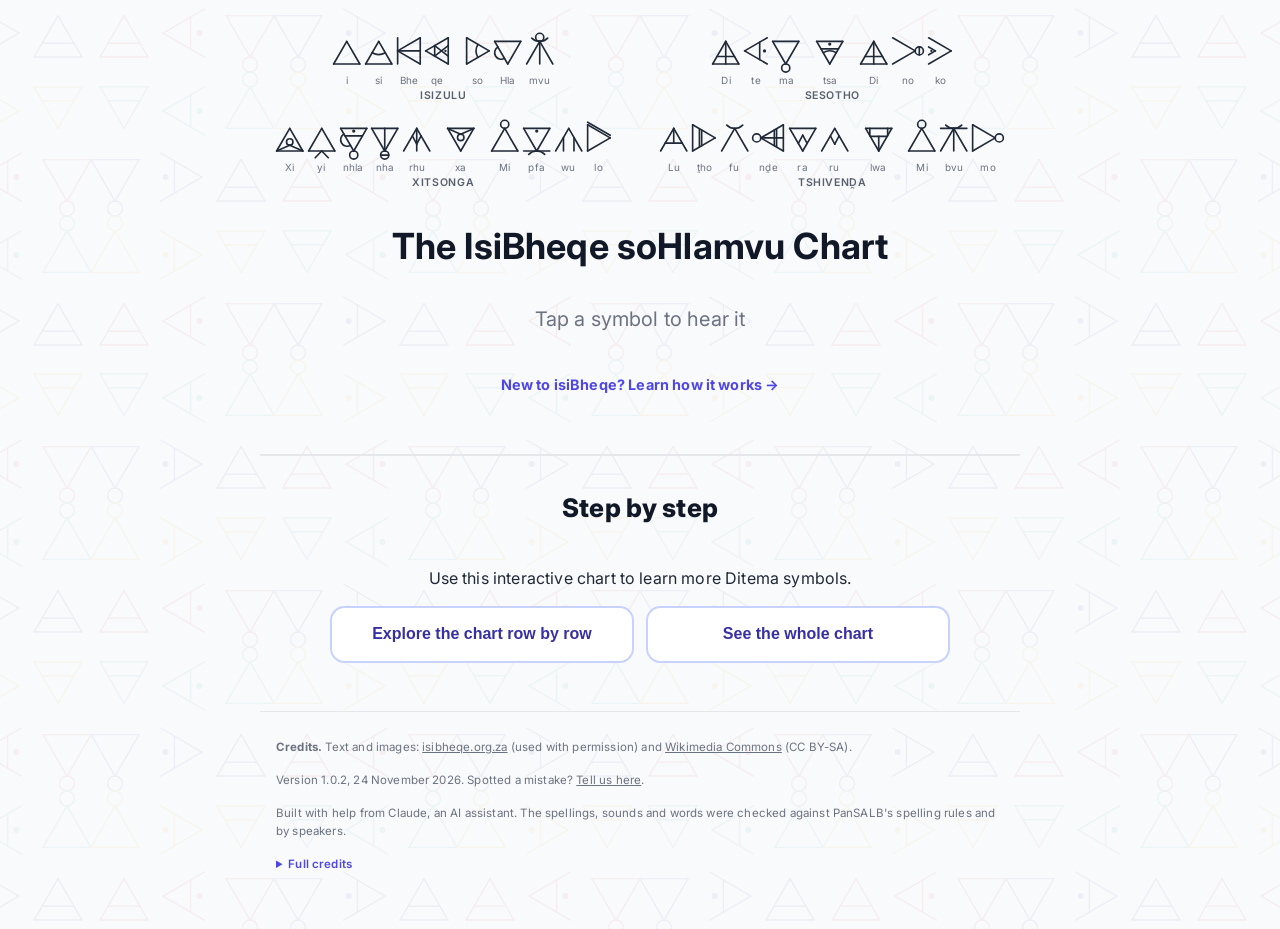
<file: chart.html>
<!DOCTYPE html>
<html lang="en">
<head>
    <meta charset="UTF-8">
    <meta name="viewport" content="width=device-width, initial-scale=1.0">
    <title>Interactive isiBheqe soHlamvu Chart</title>
    <link rel="preconnect" href="https://fonts.googleapis.com">
    <link rel="preconnect" href="https://fonts.gstatic.com" crossorigin>
    <link href="https://fonts.googleapis.com/css2?family=Inter:wght@400;500;600;700&display=swap" rel="stylesheet">
    <link rel="stylesheet" href="site.css">
</head>
<body>
    <div class="container">
    <header class="text-center mb-12">
<!-- The script's four names, drawn with the glyph engine (one name per language; 6 Nov). -->
<div class="script-names" aria-label="The script's names in four languages">
<figure class="sn" lang="zu"><div class="sn-row" role="img" aria-label="isiBheqe soHlamvu"><span class="sn-word"><span class="sn-syl"><svg viewBox="45.0 46 90.0 127" aria-hidden="true"><g fill="none" stroke="currentColor" stroke-linecap="round" stroke-linejoin="round"><line x1="50" y1="143.71428571428572" x2="90" y2="74.71428571428572"/><line x1="90" y1="74.71428571428572" x2="130" y2="143.71428571428572"/><line x1="50" y1="143.71428571428572" x2="130" y2="143.71428571428572"/></g></svg><span>i</span></span><span class="sn-syl"><svg viewBox="45.0 46 90.0 127" aria-hidden="true"><g fill="none" stroke="currentColor" stroke-linecap="round" stroke-linejoin="round"><line x1="50" y1="143.71428571428572" x2="90" y2="74.71428571428572"/><line x1="90" y1="74.71428571428572" x2="130" y2="143.71428571428572"/><line x1="50" y1="143.71428571428572" x2="130" y2="143.71428571428572"/><path d="M 70.00000000000003 109.35530186566328 A 40 40 0 0 0 110.00000000000003 109.35530186566325"/></g></svg><span>si</span></span><span class="sn-syl"><svg viewBox="45.0 46 79.0 127" aria-hidden="true"><g fill="none" stroke="currentColor" stroke-linecap="round" stroke-linejoin="round"><line x1="119" y1="143.71428571428572" x2="50" y2="103.71428571428572"/><line x1="50" y1="103.71428571428572" x2="119" y2="63.71428571428572"/><line x1="119" y1="143.71428571428572" x2="119" y2="63.71428571428572"/><line x1="50" y1="143.71428571428572" x2="50" y2="63.71428571428572"/><line x1="119" y1="103.71428571428572" x2="50" y2="103.71428571428572"/></g></svg><span>Bhe</span></span><span class="sn-syl"><svg viewBox="45.0 46 79.0 127" aria-hidden="true"><g fill="none" stroke="currentColor" stroke-linecap="round" stroke-linejoin="round"><line x1="119" y1="143.71428571428572" x2="50" y2="103.71428571428572"/><line x1="50" y1="103.71428571428572" x2="119" y2="63.71428571428572"/><line x1="119" y1="143.71428571428572" x2="119" y2="63.71428571428572"/><line x1="77.6" y1="119.71428571428572" x2="77.6" y2="87.71428571428572"/><line x1="77.6" y1="119.71428571428572" x2="119" y2="87.71428571428572"/><line x1="77.6" y1="87.71428571428572" x2="119" y2="119.71428571428572"/><circle cx="110.72" cy="103.71428571428572" r="3.5" fill="currentColor" stroke="none"/></g></svg><span>qe</span></span></span><span class="sn-word"><span class="sn-syl"><svg viewBox="45.0 46 79.0 127" aria-hidden="true"><g fill="none" stroke="currentColor" stroke-linecap="round" stroke-linejoin="round"><line x1="50" y1="63.71428571428572" x2="119" y2="103.71428571428572"/><line x1="119" y1="103.71428571428572" x2="50" y2="143.71428571428572"/><line x1="50" y1="63.71428571428572" x2="50" y2="143.71428571428572"/><path d="M 84.35898384862244 83.71428571428574 A 40 40 0 0 0 84.35898384862244 123.71428571428572"/></g></svg><span>so</span></span><span class="sn-syl"><svg viewBox="45.0 46 90.0 127" aria-hidden="true"><g fill="none" stroke="currentColor" stroke-linecap="round" stroke-linejoin="round"><line x1="130" y1="74.71428571428572" x2="90" y2="143.71428571428572"/><line x1="90" y1="143.71428571428572" x2="50" y2="74.71428571428572"/><line x1="130" y1="74.71428571428572" x2="50" y2="74.71428571428572"/><path d="M 60.00000000000001 91.89377763859694 A 20 20 0 1 0 80 126.5347937899745"/></g></svg><span>Hla</span></span><span class="sn-syl"><svg viewBox="45.0 46 90.0 127" aria-hidden="true"><g fill="none" stroke="currentColor" stroke-linecap="round" stroke-linejoin="round"><line x1="50" y1="143.71428571428572" x2="90" y2="74.71428571428572"/><line x1="90" y1="74.71428571428572" x2="130" y2="143.71428571428572"/><path d="M 65.60481604906414 64.60946966522164 A 34.5 34.5 0 0 0 114.39518395093589 64.60946966522161"/><line x1="90" y1="143.71428571428572" x2="90" y2="74.71428571428572"/><circle cx="90" cy="62.29428571428572" r="12.42" fill="none"/></g></svg><span>mvu</span></span></span></div><figcaption>isiZulu</figcaption></figure>
<figure class="sn" lang="st"><div class="sn-row" role="img" aria-label="Ditema tsa Dinoko"><span class="sn-word"><span class="sn-syl"><svg viewBox="45.0 46 90.0 127" aria-hidden="true"><g fill="none" stroke="currentColor" stroke-linecap="round" stroke-linejoin="round"><line x1="50" y1="143.71428571428572" x2="90" y2="74.71428571428572"/><line x1="90" y1="74.71428571428572" x2="130" y2="143.71428571428572"/><line x1="50" y1="143.71428571428572" x2="130" y2="143.71428571428572"/><line x1="63.33333333333333" y1="120.71428571428572" x2="116.66666666666667" y2="120.71428571428572"/><line x1="90" y1="143.71428571428572" x2="90" y2="74.71428571428572"/></g></svg><span>Di</span></span><span class="sn-syl"><svg viewBox="45.0 46 79.0 127" aria-hidden="true"><g fill="none" stroke="currentColor" stroke-linecap="round" stroke-linejoin="round"><line x1="119" y1="143.71428571428572" x2="50" y2="103.71428571428572"/><line x1="50" y1="103.71428571428572" x2="119" y2="63.71428571428572"/><line x1="96" y1="130.38095238095238" x2="96" y2="77.04761904761905"/><circle cx="110.72" cy="103.71428571428572" r="5" fill="currentColor" stroke="none"/></g></svg><span>te</span></span><span class="sn-syl"><svg viewBox="45.0 46 90.0 127" aria-hidden="true"><g fill="none" stroke="currentColor" stroke-linecap="round" stroke-linejoin="round"><line x1="130" y1="74.71428571428572" x2="90" y2="143.71428571428572"/><line x1="90" y1="143.71428571428572" x2="50" y2="74.71428571428572"/><line x1="130" y1="74.71428571428572" x2="50" y2="74.71428571428572"/><circle cx="90" cy="156.13428571428574" r="12.42" fill="none"/></g></svg><span>ma</span></span></span><span class="sn-word"><span class="sn-syl"><svg viewBox="45.0 46 90.0 127" aria-hidden="true"><g fill="none" stroke="currentColor" stroke-linecap="round" stroke-linejoin="round"><line x1="130" y1="74.71428571428572" x2="90" y2="143.71428571428572"/><line x1="90" y1="143.71428571428572" x2="50" y2="74.71428571428572"/><line x1="130" y1="74.71428571428572" x2="50" y2="74.71428571428572"/><line x1="116.66666666666667" y1="97.71428571428572" x2="63.33333333333333" y2="97.71428571428572"/><path d="M 110 109.07326956290818 A 40 40 0 0 0 69.99999999999999 109.0732695629082"/><circle cx="90" cy="82.99428571428572" r="5" fill="currentColor" stroke="none"/></g></svg><span>tsa</span></span></span><span class="sn-word"><span class="sn-syl"><svg viewBox="45.0 46 90.0 127" aria-hidden="true"><g fill="none" stroke="currentColor" stroke-linecap="round" stroke-linejoin="round"><line x1="50" y1="143.71428571428572" x2="90" y2="74.71428571428572"/><line x1="90" y1="74.71428571428572" x2="130" y2="143.71428571428572"/><line x1="50" y1="143.71428571428572" x2="130" y2="143.71428571428572"/><line x1="63.33333333333333" y1="120.71428571428572" x2="116.66666666666667" y2="120.71428571428572"/><line x1="90" y1="143.71428571428572" x2="90" y2="74.71428571428572"/></g></svg><span>Di</span></span><span class="sn-syl"><svg viewBox="45.0 46 103.8 127" aria-hidden="true"><g fill="none" stroke="currentColor" stroke-linecap="round" stroke-linejoin="round"><line x1="50" y1="63.71428571428572" x2="119" y2="103.71428571428572"/><line x1="119" y1="103.71428571428572" x2="50" y2="143.71428571428572"/><circle cx="131.42000000000002" cy="103.71428571428572" r="12.42" fill="none"/><line x1="131.42000000000002" y1="116.13428571428572" x2="131.42000000000002" y2="91.29428571428572"/></g></svg><span>no</span></span><span class="sn-syl"><svg viewBox="45.0 46 79.0 127" aria-hidden="true"><g fill="none" stroke="currentColor" stroke-linecap="round" stroke-linejoin="round"><line x1="50" y1="63.71428571428572" x2="119" y2="103.71428571428572"/><line x1="119" y1="103.71428571428572" x2="50" y2="143.71428571428572"/><line x1="50" y1="91.71428571428572" x2="70.7" y2="103.71428571428572"/><line x1="70.7" y1="103.71428571428572" x2="50" y2="115.71428571428572"/><circle cx="58.28" cy="103.71428571428572" r="3.5" fill="currentColor" stroke="none"/></g></svg><span>ko</span></span></span></div><figcaption>Sesotho</figcaption></figure>
<figure class="sn" lang="ts"><div class="sn-row" role="img" aria-label="Xiyinhlanharhu xa Mipfawulo"><span class="sn-word"><span class="sn-syl"><svg viewBox="45.0 46 90.0 127" aria-hidden="true"><g fill="none" stroke="currentColor" stroke-linecap="round" stroke-linejoin="round"><line x1="50" y1="143.71428571428572" x2="90" y2="74.71428571428572"/><line x1="90" y1="74.71428571428572" x2="130" y2="143.71428571428572"/><line x1="50" y1="143.71428571428572" x2="130" y2="143.71428571428572"/><circle cx="90" cy="116.11428571428573" r="9.857142857142858" fill="none"/><line x1="50" y1="143.71428571428572" x2="90" y2="125.89257142857144"/><line x1="90" y1="125.89257142857144" x2="130" y2="143.71428571428572"/></g></svg><span>Xi</span></span><span class="sn-syl"><svg viewBox="45.0 46 90.0 127" aria-hidden="true"><g fill="none" stroke="currentColor" stroke-linecap="round" stroke-linejoin="round"><line x1="50" y1="143.71428571428572" x2="90" y2="74.71428571428572"/><line x1="90" y1="74.71428571428572" x2="130" y2="143.71428571428572"/><line x1="50" y1="143.71428571428572" x2="130" y2="143.71428571428572"/><line x1="70" y1="164.4142857142857" x2="90" y2="143.71428571428572"/><line x1="110" y1="164.4142857142857" x2="90" y2="143.71428571428572"/></g></svg><span>yi</span></span><span class="sn-syl"><svg viewBox="45.0 46 90.0 127" aria-hidden="true"><g fill="none" stroke="currentColor" stroke-linecap="round" stroke-linejoin="round"><line x1="130" y1="74.71428571428572" x2="90" y2="143.71428571428572"/><line x1="90" y1="143.71428571428572" x2="50" y2="74.71428571428572"/><line x1="130" y1="74.71428571428572" x2="50" y2="74.71428571428572"/><line x1="116.66666666666667" y1="97.71428571428572" x2="63.33333333333333" y2="97.71428571428572"/><path d="M 60.00000000000001 91.89377763859694 A 20 20 0 1 0 80 126.5347937899745"/><circle cx="90" cy="82.99428571428572" r="5" fill="currentColor" stroke="none"/><circle cx="90" cy="156.13428571428574" r="12.42" fill="none"/></g></svg><span>nhla</span></span><span class="sn-syl"><svg viewBox="45.0 46 90.0 127" aria-hidden="true"><g fill="none" stroke="currentColor" stroke-linecap="round" stroke-linejoin="round"><line x1="130" y1="74.71428571428572" x2="90" y2="143.71428571428572"/><line x1="90" y1="143.71428571428572" x2="50" y2="74.71428571428572"/><line x1="130" y1="74.71428571428572" x2="50" y2="74.71428571428572"/><circle cx="90" cy="156.13428571428574" r="12.42" fill="none"/><line x1="102.42" y1="156.13428571428574" x2="77.58" y2="156.13428571428574"/><line x1="90" y1="74.71428571428572" x2="90" y2="143.71428571428572"/></g></svg><span>nha</span></span><span class="sn-syl"><svg viewBox="45.0 46 90.0 127" aria-hidden="true"><g fill="none" stroke="currentColor" stroke-linecap="round" stroke-linejoin="round"><line x1="50" y1="143.71428571428572" x2="90" y2="74.71428571428572"/><line x1="90" y1="74.71428571428572" x2="130" y2="143.71428571428572"/><line x1="76.66666666666666" y1="97.71428571428572" x2="90" y2="123.01428571428572"/><line x1="90" y1="123.01428571428572" x2="103.33333333333334" y2="97.71428571428572"/><line x1="90" y1="143.71428571428572" x2="90" y2="74.71428571428572"/></g></svg><span>rhu</span></span></span><span class="sn-word"><span class="sn-syl"><svg viewBox="45.0 46 90.0 127" aria-hidden="true"><g fill="none" stroke="currentColor" stroke-linecap="round" stroke-linejoin="round"><line x1="130" y1="74.71428571428572" x2="90" y2="143.71428571428572"/><line x1="90" y1="143.71428571428572" x2="50" y2="74.71428571428572"/><line x1="130" y1="74.71428571428572" x2="50" y2="74.71428571428572"/><circle cx="90" cy="102.31428571428572" r="9.857142857142858" fill="none"/><line x1="130" y1="74.71428571428572" x2="90" y2="92.536"/><line x1="90" y1="92.536" x2="50" y2="74.71428571428572"/></g></svg><span>xa</span></span></span><span class="sn-word"><span class="sn-syl"><svg viewBox="45.0 46 90.0 127" aria-hidden="true"><g fill="none" stroke="currentColor" stroke-linecap="round" stroke-linejoin="round"><line x1="50" y1="143.71428571428572" x2="90" y2="74.71428571428572"/><line x1="90" y1="74.71428571428572" x2="130" y2="143.71428571428572"/><line x1="50" y1="143.71428571428572" x2="130" y2="143.71428571428572"/><circle cx="90" cy="62.29428571428572" r="12.42" fill="none"/></g></svg><span>Mi</span></span><span class="sn-syl"><svg viewBox="45.0 46 90.0 127" aria-hidden="true"><g fill="none" stroke="currentColor" stroke-linecap="round" stroke-linejoin="round"><line x1="130" y1="74.71428571428572" x2="90" y2="143.71428571428572"/><line x1="90" y1="143.71428571428572" x2="50" y2="74.71428571428572"/><line x1="130" y1="74.71428571428572" x2="50" y2="74.71428571428572"/><line x1="50" y1="143.71428571428572" x2="130" y2="143.71428571428572"/><path d="M 114.39518395093589 153.81910176334983 A 34.5 34.5 0 0 0 65.60481604906411 153.81910176334983"/><circle cx="90" cy="82.99428571428572" r="5" fill="currentColor" stroke="none"/></g></svg><span>pfa</span></span><span class="sn-syl"><svg viewBox="45.0 46 90.0 127" aria-hidden="true"><g fill="none" stroke="currentColor" stroke-linecap="round" stroke-linejoin="round"><line x1="50" y1="143.71428571428572" x2="90" y2="74.71428571428572"/><line x1="90" y1="74.71428571428572" x2="130" y2="143.71428571428572"/><line x1="74" y1="102.31428571428572" x2="74" y2="143.71428571428572"/><line x1="106" y1="102.31428571428572" x2="106" y2="143.71428571428572"/></g></svg><span>wu</span></span><span class="sn-syl"><svg viewBox="45.0 46 79.0 127" aria-hidden="true"><g fill="none" stroke="currentColor" stroke-linecap="round" stroke-linejoin="round"><line x1="50" y1="63.71428571428572" x2="119" y2="103.71428571428572"/><line x1="119" y1="103.71428571428572" x2="50" y2="143.71428571428572"/><line x1="50" y1="63.71428571428572" x2="50" y2="143.71428571428572"/><line x1="50" y1="55.71428571428572" x2="119" y2="95.71428571428572"/></g></svg><span>lo</span></span></span></div><figcaption>Xitsonga</figcaption></figure>
<figure class="sn" lang="ve"><div class="sn-row" role="img" aria-label="Luṱhofunḓeraru lwa Mibvumo"><span class="sn-word"><span class="sn-syl"><svg viewBox="45.0 46 90.0 127" aria-hidden="true"><g fill="none" stroke="currentColor" stroke-linecap="round" stroke-linejoin="round"><line x1="50" y1="143.71428571428572" x2="90" y2="74.71428571428572"/><line x1="90" y1="74.71428571428572" x2="130" y2="143.71428571428572"/><line x1="64" y1="119.56428571428572" x2="116" y2="119.56428571428572"/><line x1="90" y1="119.56428571428572" x2="90" y2="74.71428571428572"/></g></svg><span>Lu</span></span><span class="sn-syl"><svg viewBox="45.0 46 79.0 127" aria-hidden="true"><g fill="none" stroke="currentColor" stroke-linecap="round" stroke-linejoin="round"><line x1="50" y1="63.71428571428572" x2="119" y2="103.71428571428572"/><line x1="119" y1="103.71428571428572" x2="50" y2="143.71428571428572"/><line x1="50" y1="63.71428571428572" x2="50" y2="143.71428571428572"/><line x1="70.7" y1="75.71428571428572" x2="70.7" y2="131.71428571428572"/><line x1="77.6" y1="79.71428571428572" x2="77.6" y2="127.71428571428572"/></g></svg><span>ṱho</span></span><span class="sn-syl"><svg viewBox="45.0 46 90.0 127" aria-hidden="true"><g fill="none" stroke="currentColor" stroke-linecap="round" stroke-linejoin="round"><line x1="50" y1="143.71428571428572" x2="90" y2="74.71428571428572"/><line x1="90" y1="74.71428571428572" x2="130" y2="143.71428571428572"/><path d="M 65.60481604906414 64.60946966522164 A 34.5 34.5 0 0 0 114.39518395093589 64.60946966522161"/></g></svg><span>fu</span></span><span class="sn-syl"><svg viewBox="59.6 46 103.8 127" aria-hidden="true"><g fill="none" stroke="currentColor" stroke-linecap="round" stroke-linejoin="round"><line x1="158.42857142857144" y1="143.71428571428572" x2="89.42857142857143" y2="103.71428571428572"/><line x1="89.42857142857143" y1="103.71428571428572" x2="158.42857142857144" y2="63.71428571428572"/><line x1="158.42857142857144" y1="143.71428571428572" x2="158.42857142857144" y2="63.71428571428572"/><line x1="137.72857142857143" y1="131.71428571428572" x2="137.72857142857143" y2="75.71428571428572"/><line x1="130.82857142857142" y1="127.71428571428572" x2="130.82857142857142" y2="79.71428571428572"/><line x1="158.42857142857144" y1="103.71428571428572" x2="89.42857142857143" y2="103.71428571428572"/><circle cx="77.00857142857143" cy="103.71428571428572" r="12.42" fill="none"/></g></svg><span>nḓe</span></span><span class="sn-syl"><svg viewBox="45.0 46 90.0 127" aria-hidden="true"><g fill="none" stroke="currentColor" stroke-linecap="round" stroke-linejoin="round"><line x1="130" y1="74.71428571428572" x2="90" y2="143.71428571428572"/><line x1="90" y1="143.71428571428572" x2="50" y2="74.71428571428572"/><line x1="130" y1="74.71428571428572" x2="50" y2="74.71428571428572"/><line x1="103.33333333333334" y1="120.71428571428572" x2="90" y2="95.41428571428573"/><line x1="90" y1="95.41428571428573" x2="76.66666666666666" y2="120.71428571428572"/></g></svg><span>ra</span></span><span class="sn-syl"><svg viewBox="45.0 46 90.0 127" aria-hidden="true"><g fill="none" stroke="currentColor" stroke-linecap="round" stroke-linejoin="round"><line x1="50" y1="143.71428571428572" x2="90" y2="74.71428571428572"/><line x1="90" y1="74.71428571428572" x2="130" y2="143.71428571428572"/><line x1="76.66666666666666" y1="97.71428571428572" x2="90" y2="123.01428571428572"/><line x1="90" y1="123.01428571428572" x2="103.33333333333334" y2="97.71428571428572"/></g></svg><span>ru</span></span></span><span class="sn-word"><span class="sn-syl"><svg viewBox="45.0 46 90.0 127" aria-hidden="true"><g fill="none" stroke="currentColor" stroke-linecap="round" stroke-linejoin="round"><line x1="130" y1="74.71428571428572" x2="90" y2="143.71428571428572"/><line x1="90" y1="143.71428571428572" x2="50" y2="74.71428571428572"/><line x1="130" y1="74.71428571428572" x2="50" y2="74.71428571428572"/><line x1="116" y1="98.86428571428573" x2="64" y2="98.86428571428573"/><line x1="90" y1="98.86428571428573" x2="90" y2="143.71428571428572"/><line x1="117.2" y1="96.79428571428572" x2="117.2" y2="74.71428571428572"/><line x1="62.8" y1="96.79428571428572" x2="62.800000000000004" y2="74.71428571428572"/></g></svg><span>lwa</span></span></span><span class="sn-word"><span class="sn-syl"><svg viewBox="45.0 46 90.0 127" aria-hidden="true"><g fill="none" stroke="currentColor" stroke-linecap="round" stroke-linejoin="round"><line x1="50" y1="143.71428571428572" x2="90" y2="74.71428571428572"/><line x1="90" y1="74.71428571428572" x2="130" y2="143.71428571428572"/><line x1="50" y1="143.71428571428572" x2="130" y2="143.71428571428572"/><circle cx="90" cy="62.29428571428572" r="12.42" fill="none"/></g></svg><span>Mi</span></span><span class="sn-syl"><svg viewBox="45.0 46 90.0 127" aria-hidden="true"><g fill="none" stroke="currentColor" stroke-linecap="round" stroke-linejoin="round"><line x1="50" y1="143.71428571428572" x2="90" y2="74.71428571428572"/><line x1="90" y1="74.71428571428572" x2="130" y2="143.71428571428572"/><line x1="50" y1="74.71428571428572" x2="130" y2="74.71428571428572"/><path d="M 65.60481604906414 64.60946966522164 A 34.5 34.5 0 0 0 114.39518395093589 64.60946966522161"/><line x1="90" y1="143.71428571428572" x2="90" y2="74.71428571428572"/></g></svg><span>bvu</span></span><span class="sn-syl"><svg viewBox="45.0 46 103.8 127" aria-hidden="true"><g fill="none" stroke="currentColor" stroke-linecap="round" stroke-linejoin="round"><line x1="50" y1="63.71428571428572" x2="119" y2="103.71428571428572"/><line x1="119" y1="103.71428571428572" x2="50" y2="143.71428571428572"/><line x1="50" y1="63.71428571428572" x2="50" y2="143.71428571428572"/><circle cx="131.42000000000002" cy="103.71428571428572" r="12.42" fill="none"/></g></svg><span>mo</span></span></span></div><figcaption>Tshivenḓa</figcaption></figure>
</div>
            <h1 class="text-4xl font-bold text-gray-900">The IsiBheqe soHlamvu Chart</h1>
            <p style="font-size: 1.25rem; color: #6b7280; margin-top: 0.5rem;">Tap a symbol to hear it</p>
            <a class="page-link" href="index.html">New to isiBheqe? Learn how it works &rarr;</a>
        </header>
     </div>
<div class="page-section-head" id="step-by-step">
  <h2>Step by step</h2>
</div>
        <div class="chart-section unchosen" id="consonants-chart">
            <p class="chart-intro">Use this interactive chart to learn more Ditema symbols.</p>
            <div class="mode-choice" id="mode-choice">
              <button type="button" data-mode="steps">Explore the chart row by row</button>
              <button type="button" data-mode="whole">See the whole chart</button>
            </div>
            <p class="chart-tap">Tap a symbol or a word to hear it.</p>
            <details class="bg-details chart-key">
              <summary>How to read a cell</summary><!-- TODO: siNtu terms for the labels below -->
              <svg class="key-svg" viewBox="0 0 360 240" role="group" aria-label="One chart cell, bha, with five labels: the ibheqe, the spelling, the languages that spell it this way, the IPA, and an example word">
                <defs><marker id="key-ah" viewBox="0 0 8 8" refX="7" refY="4" markerWidth="7" markerHeight="7" orient="auto"><path d="M0,0 L8,4 L0,8 z" fill="#4f46e5"/></marker></defs>
                <rect x="6" y="6" width="140" height="228" rx="10" fill="#fff" stroke="#e5e7eb"/>
                <g class="key-tap" data-snd="audio/cues/Voiced_bilabial_plosive_a.mp3" role="button" tabindex="0" aria-label="Hear bha">
                <rect x="41" y="14" width="70" height="70" rx="10" fill="#fff" stroke="#c7d2fe"/>
                <image href="images/Voiced_bilabial_plosive.png" x="49" y="22" width="54" height="54"/>
                </g>
                <text x="76" y="108" text-anchor="middle" font-size="17" font-weight="700" fill="#111827">bha</text>
                <text x="76" y="124" text-anchor="middle" font-size="9" fill="#57606c">(Nguni)</text>
                <text x="76" y="144" text-anchor="middle" font-size="11" fill="#6b7280">[ba]</text>
                <text x="76" y="160" text-anchor="middle" font-size="10" fill="#4b5563">ba (Sotho, Tsonga, Venda)</text>
                <g class="key-tap" data-snd="audio/words/bhabha.mp3" role="button" tabindex="0" aria-label="Hear bhabha">
                <rect x="20" y="172" width="112" height="44" rx="8" fill="#eff6ff" stroke="#bfdbfe"/>
                <text x="76" y="190" text-anchor="middle" font-size="11" fill="#1d4ed8" font-weight="700">bhabha &#9654;</text>
                <text x="76" y="206" text-anchor="middle" font-size="9" fill="#4b5563">trap (Zulu)</text>
                </g>
                <g font-size="9.5" fill="#1f2937">
                  <rect x="200" y="8" width="154" height="40" rx="6" fill="#f5f3ff" stroke="#ddd6fe"/>
                  <text x="207" y="24"><tspan font-weight="700">Ibheqe</tspan>: the symbol for this</text><text x="207" y="38">syllable. Tap it to hear it.</text>
                  <rect x="200" y="56" width="154" height="28" rx="6" fill="#f5f3ff" stroke="#ddd6fe"/>
                  <text x="207" y="74"><tspan font-weight="700">Spelling</tspan> in Latin letters</text>
                  <rect x="200" y="92" width="154" height="40" rx="6" fill="#f5f3ff" stroke="#ddd6fe"/>
                  <text x="207" y="108">Languages that <tspan font-weight="700">spell it</tspan></text><text x="207" y="122">this way; other spellings below</text>
                  <rect x="200" y="140" width="154" height="40" rx="6" fill="#f5f3ff" stroke="#ddd6fe"/>
                  <text x="207" y="156"><tspan font-weight="700">IPA</tspan>: how it sounds, in signs</text><text x="207" y="170">used for every language</text>
                  <rect x="200" y="188" width="154" height="40" rx="6" fill="#f5f3ff" stroke="#ddd6fe"/>
                  <text x="207" y="204"><tspan font-weight="700">Example word</tspan> with this</text><text x="207" y="218">syllable. Tap it to hear it.</text>
                </g>
                <g stroke="#4f46e5" stroke-width="1.3" fill="none" marker-end="url(#key-ah)">
                  <path d="M200,28 L116,40"/>
                  <path d="M200,70 L104,103"/>
                  <path d="M200,112 L134,121"/>
                  <path d="M200,160 L94,141"/>
                  <path d="M200,208 L136,196"/>
                </g>
              </svg>
              <p class="key-note">Labels: <b>isiZulu</b>, <i style="color:#0f766e">Sesotho</i>, then English.<br>Every symbol in the chart uses the vowel <em>a</em>, the downward triangle. <a href="https://www.ipachart.com/" target="_blank" rel="noopener">Hear every IPA sound</a>.</p>
            </details>
            <h3 class="chart-title">Core sounds <span>the five basic manners</span></h3>
            <div class="chart-steps" id="chart-steps"></div>
            <div class="table-container" id="chart-core"></div>
            <details class="chart-more" id="chart-more-wrap" open>
              <summary>More sounds <span>ejectives, implosives, trills, clicks and syllabic consonants</span></summary>
              <div class="table-container" id="chart-more"></div>
            </details>
            <div id="chart-toggles"></div>
            <!-- Chart data: one entry per cell. m = manner, p = place, v = voiceless/voiced,
                 sp = Latin spelling by language group (kept from the old hover text),
                 words = example words (src R = recorded, M = confirmed in the 9 Oct meeting). -->
            <script type="application/json" id="chart-data">[{"m":"Plosive","p":"Bilabial","v":"voiceless","img":"images/Aspirated_bilabial_plosive.png","ipa":"pʰ","syl":true,"snd":"audio/cues/Aspirated_bilabial_plosive_a.mp3","sp":{"NGU":"pha","SOT":"pha","TSO":"pha","VEN":"pha"},"words":[{"w":"phapha","hl":"pha","lang":"isiZulu, Sesotho","gloss":"be overenthusiastic","audio":"audio/words/phapha.mp3","src":"R"},{"w":"phalla","hl":"pha","lang":"Sesotho","gloss":"flow","audio":"audio/words/phalla.mp3","src":"R"}]},{"m":"Plosive","p":"Bilabial","v":"voiced","img":"images/Voiced_bilabial_plosive.png","ipa":"b","syl":true,"snd":"audio/cues/Voiced_bilabial_plosive_a.mp3","sp":{"NGU":"bha","SOT":"ba","TSO":"ba","VEN":"ba"},"words":[{"w":"bhabha","hl":"bha","lang":"isiZulu","gloss":"trap","audio":"audio/words/bhabha.mp3","src":"R"},{"w":"bana","hl":"ba","lang":"Sesotho","gloss":"children","audio":"audio/words/bana.mp3","src":"R"}]},{"m":"Plosive","p":"Dental","v":"voiceless","img":"images/Aspirated_dental_plosive.png","ipa":"t̪ʰ","syl":true,"snd":null,"sp":{"VEN":"ṱha"},"words":[]},{"m":"Plosive","p":"Dental","v":"voiced","img":"images/Voiced_dental_plosive.png","ipa":"d̪","syl":true,"snd":"audio/cues/Voiced_dental_plosive_a.mp3","sp":{"VEN":"ḓa"},"words":[]},{"m":"Plosive","p":"Alveolar","v":"voiceless","img":"images/Aspirated_alveolar_plosive.png","ipa":"tʰ","syl":true,"snd":"audio/cues/Aspirated_alveolar_plosive_a.mp3","sp":{"NGU":"tha","SOT":"tha","TSO":"tha","VEN":"tha"},"words":[{"w":"thatha","hl":"tha","lang":"isiZulu","gloss":"take","audio":"audio/words/thatha.mp3","src":"R"},{"w":"thaba","hl":"tha","lang":"Sesotho","gloss":"mountain","audio":"audio/words/thaba.mp3","src":"R"}]},{"m":"Plosive","p":"Alveolar","v":"voiced","img":"images/Voiced_alveolar_plosive.png","ipa":"d","syl":true,"snd":"audio/cues/Voiced_alveolar_plosive_a.mp3","sp":{"NGU":"da","SOT":"da, la","TSO":"da","VEN":"da"},"words":[{"w":"idada","hl":"da","lang":"isiZulu","gloss":"duck","audio":"audio/words/idada.mp3","src":"R"}]},{"m":"Plosive","p":"Palatal","v":"voiceless","img":"images/Aspirated_palatal_plosive.png","ipa":"cʰ","syl":true,"snd":null,"sp":{"NGU":"tyha","VEN":"thya"},"words":[]},{"m":"Plosive","p":"Velar","v":"voiceless","img":"images/Aspirated_velar_plosive.png","ipa":"kʰ","syl":true,"snd":"audio/cues/Aspirated_velar_plosive_a.mp3","sp":{"NGU":"kha","SOT":"kha","TSO":"kha","VEN":"kha"},"words":[{"w":"ikhaya","hl":"kha","lang":"isiZulu","gloss":"home","audio":"audio/words/ikhaya.mp3","src":"R"}]},{"m":"Plosive","p":"Velar","v":"voiced","img":"images/Voiced_velar_plosive.png","ipa":"g","syl":true,"snd":"audio/cues/Voiced_velar_plosive_a.mp3","sp":{"NGU":"ga","TSO":"ga","VEN":"ga"},"words":[{"w":"igama","hl":"ga","lang":"isiZulu","gloss":"name","audio":"audio/words/igama.mp3","src":"R"}]},{"m":"Ejectives & Implosive","p":"Bilabial","v":"voiceless","img":"images/Bilabial_ejective_plosive.png","ipa":"pʼ","syl":true,"snd":"audio/cues/Bilabial_ejective_stop_a.mp3","sp":{"NGU":"pa","SOT":"pa","TSO":"pa","VEN":"pa"},"words":[{"w":"papadi","hl":"pa","lang":"Sesotho","gloss":"a game","audio":"audio/words/papadi.mp3","src":"R"}]},{"m":"Ejectives & Implosive","p":"Bilabial","v":"voiced","img":"images/Bilabial_implosive.png","ipa":"ɓ","syl":true,"snd":"audio/cues/Voiced_bilabial_implosive_a.mp3","sp":{"NGU":"ba","TSO":"b'a"},"words":[{"w":"baba","hl":"ba","lang":"isiZulu","gloss":"be bitter","audio":"audio/words/baba.mp3","src":"R"}]},{"m":"Ejectives & Implosive","p":"Dental","v":"voiceless","img":"images/Dental_ejective_plosive.png","ipa":"t̪ʼ","syl":true,"snd":"audio/cues/Ejective_dental_stop_a.mp3","sp":{"VEN":"ṱa"},"words":[{"w":"ṱaṱa","hl":"ṱa","lang":"Tshivenda","gloss":"argue","audio":"audio/words/tata_ve.mp3","src":"R"}]},{"m":"Ejectives & Implosive","p":"Alveolar","v":"voiceless","img":"images/Alveolar_ejective_plosive.png","ipa":"tʼ","syl":true,"snd":"audio/cues/Alveolar_ejective_stop_a.mp3","sp":{"NGU":"ta","SOT":"ta","TSO":"ta","VEN":"ta"},"words":[{"w":"tata","hl":"ta","lang":"isiXhosa","gloss":"father","audio":"audio/words/tata_xh.mp3","src":"R"}]},{"m":"Ejectives & Implosive","p":"Velar","v":"voiceless","img":"images/Velar_ejective_plosive.png","ipa":"kʼ","syl":true,"snd":"audio/cues/Velar_ejective_stop_a.mp3","sp":{"NGU":"ka","SOT":"ka","TSO":"ka","VEN":"ka"},"words":[{"w":"ikati","hl":"ka","lang":"isiZulu","gloss":"cat","audio":"audio/words/ikati.mp3","src":"R"},{"w":"kae","hl":"ka","lang":"Sesotho","gloss":"where?","audio":"audio/words/kae.mp3","src":"R"}]},{"m":"Fricative","p":"Bilabial","v":"voiceless","img":"images/Voiceless_bilabial_fricative.png","ipa":"ɸ","syl":true,"snd":"audio/cues/Voiceless_bilabial_fricative_a.mp3","sp":{"VEN":"fha"},"words":[]},{"m":"Fricative","p":"Bilabial","v":"voiced","img":"images/Voiced_bilabial_fricative.png","ipa":"β","syl":true,"snd":"audio/cues/Voiced_bilabial_fricative_a.mp3","sp":{"VEN":"vha"},"words":[]},{"m":"Fricative","p":"Labio-dental","v":"voiceless","img":"images/Voiceless_labiodental_fricative.png","ipa":"f","syl":true,"snd":"audio/cues/Voiceless_labiodental_fricative_a.mp3","sp":{"NGU":"fa","SOT":"fa","TSO":"fa","VEN":"fa"},"words":[{"w":"ukufa","hl":"fa","lang":"isiZulu","gloss":"die","audio":"audio/words/ukufa.mp3","src":"R"}]},{"m":"Fricative","p":"Labio-dental","v":"voiced","img":"images/Voiced_labiodental_fricative.png","ipa":"v","syl":true,"snd":"audio/cues/Voiced_labiodental_fricative_a.mp3","sp":{"NGU":"va","SOT":"va","VEN":"va"},"words":[{"w":"vala","hl":"va","lang":"isiZulu","gloss":"close","audio":"audio/words/vala.mp3","src":"R"}]},{"m":"Fricative","p":"Alveolar","v":"voiceless","img":"images/Voiceless_alveolar_fricative.png","ipa":"s","syl":true,"snd":"audio/cues/Voiceless_alveolar_fricative_a.mp3","sp":{"NGU":"sa","SOT":"sa","TSO":"sa","VEN":"sa"},"words":[{"w":"sapha","hl":"sa","lang":"isiXhosa","gloss":"hand over","audio":"audio/words/sapha.mp3","src":"R"},{"w":"sala","hl":"sa","lang":"Sesotho","gloss":"stay","audio":"audio/words/sala.mp3","src":"R"}]},{"m":"Fricative","p":"Alveolar","v":"voiced","img":"images/Voiced_alveolar_fricative.png","ipa":"z","syl":true,"snd":"audio/cues/Voiced_alveolar_fricative_a.mp3","sp":{"NGU":"za","SOT":"za","TSO":"za","VEN":"za"},"words":[{"w":"zala","hl":"za","lang":"isiZulu","gloss":"give birth","audio":"audio/words/zala.mp3","src":"R"}]},{"m":"Fricative","p":"Post-alveolar","v":"voiceless","img":"images/Voiceless_postalveolar_fricative.png","ipa":"ʃ","syl":true,"snd":"audio/cues/Voiceless_post-alveolar_fricative_a.mp3","sp":{"NGU":"sha","SOT":"sha","TSO":"xa","VEN":"sha"},"words":[{"w":"xava","hl":"xa","lang":"Xitsonga","gloss":"buy","audio":"audio/words/xava.mp3","src":"R"},{"w":"shaya","hl":"sha","lang":"isiZulu","gloss":"hit","audio":"audio/words/shaya.mp3","src":"R"},{"w":"shapa","hl":"sha","lang":"Sesotho","gloss":"hit","audio":"audio/words/shapa.mp3","src":"R"}]},{"m":"Fricative","p":"Post-alveolar","v":"voiced","img":"images/Voiced_postalveolar_fricative.png","ipa":"ʒ","syl":true,"snd":"audio/cues/Voiced_post-alveolar_fricative_a.mp3","sp":{"SOT":"ja","VEN":"zha"},"words":[{"w":"jala","hl":"ja","lang":"Sesotho","gloss":"plant, sow","audio":"audio/words/jala.mp3","src":"R"}]},{"m":"Fricative","p":"Retroflex","v":"voiceless","img":"images/Voiceless_retroflex_fricative.png","ipa":"ʂ","syl":true,"snd":"audio/cues/Voiceless_retroflex_fricative_a.mp3","sp":{"TSO":"swa","VEN":"swa"},"words":[]},{"m":"Fricative","p":"Velar","v":"voiceless","img":"images/Voiceless_velar_fricative.png","ipa":"x","syl":true,"snd":"audio/cues/Voiceless_velar_fricative_a.mp3","sp":{"NGU":"rha","SOT":"ga","TSO":"hha"},"words":[]},{"m":"Fricative","p":"Velar","v":"voiced","img":"images/Voiced_velar_fricative.png","ipa":"ɣ","syl":true,"snd":"audio/cues/Voiced_velar_fricative_a.mp3","sp":{"NGU":"gra","VEN":"xa"},"words":[]},{"m":"Fricative","p":"Glottal","v":"voiceless","img":"images/Voiceless_glottal_fricative.png","ipa":"h","syl":true,"snd":"audio/cues/Voiceless_glottal_fricative_a.mp3","sp":{"NGU":"ha","SOT":"ha","VEN":"ha"},"words":[{"w":"hamba","hl":"ha","lang":"isiZulu","gloss":"go","audio":"audio/words/hamba.mp3","src":"R"},{"w":"hana","hl":"ha","lang":"Sesotho","gloss":"refuse","audio":"audio/words/hana.mp3","src":"R"}]},{"m":"Fricative","p":"Glottal","v":"voiced","img":"images/Voiced_glottal_fricative.png","ipa":"ɦ","syl":true,"snd":"audio/cues/Voiced_glottal_fricative_a.mp3","sp":{"NGU":"hha","SOT":"ha","TSO":"ha"},"words":[{"w":"hhayi","hl":"hha","lang":"isiZulu","gloss":"no","audio":"audio/words/hhayi.mp3","src":"R"}]},{"m":"Fricative","p":"Lateral","v":"voiceless","img":"images/Voiceless_lateral_fricative.png","ipa":"ɬ","syl":true,"snd":"audio/cues/Voiceless_lateral_fricative_a.mp3","sp":{"NGU":"hla","SOT":"hla","TSO":"hla"},"words":[{"w":"hlala","hl":"hla","lang":"isiZulu","gloss":"sit","audio":"audio/words/hlala.mp3","src":"R"},{"w":"hlaha","hl":"hla","lang":"Sesotho","gloss":"appear","audio":"audio/words/hlaha.mp3","src":"R"},{"w":"hlapa","hl":"hla","lang":"Sesotho","gloss":"wash oneself","audio":"audio/words/hlapa.mp3","src":"R"}]},{"m":"Fricative","p":"Lateral","v":"voiced","img":"images/Voiced_lateral_fricative.png","ipa":"ɮ","syl":true,"snd":"audio/cues/Voiced_lateral_fricative_a.mp3","sp":{"NGU":"dla"},"words":[{"w":"ukudla","hl":"dla","lang":"isiZulu","gloss":"food","audio":"audio/words/ukudla.mp3","src":"R"}]},{"m":"Affricate","p":"Labio-dental","v":"voiceless","img":"images/Aspirated_labiodental_affricate.png","ipa":"p̪fʰ","syl":true,"snd":"audio/cues/Voiceless_labiodental_affricate_a.mp3","sp":{"TSO":"pfha","VEN":"pfha"},"words":[]},{"m":"Affricate","p":"Labio-dental","v":"voiced","img":"images/Voiced_labiodental_affricate.png","ipa":"bv","syl":true,"snd":"audio/cues/Voiced_labiodental_affricate_a.mp3","sp":{"TSO":"bva","VEN":"bva"},"words":[]},{"m":"Affricate","p":"Alveolar","v":"voiceless","img":"images/Aspirated_alveolar_affricate.png","ipa":"tsʰ","syl":true,"snd":null,"sp":{"NGU":"thsa","SOT":"tsha","TSO":"tsha"},"words":[]},{"m":"Affricate","p":"Alveolar","v":"voiced","img":"images/Voiced_alveolar_affricate.png","ipa":"dz","syl":true,"snd":"audio/cues/Voiced_alveolar_affricate_a.mp3","sp":{"NGU":"dza","TSO":"dza","VEN":"dza"},"words":[]},{"m":"Affricate","p":"Post-alveolar","v":"voiceless","img":"images/Aspirated_postalveolar_affricate.png","ipa":"t͡ʃʰ","syl":true,"snd":null,"sp":{"SOT":"tjha","TSO":"cha","VEN":"tsha"},"words":[{"w":"tjhaba","hl":"tjha","lang":"Sesotho","gloss":"rise (of the sun)","audio":"audio/words/tjhaba.mp3","src":"R"}]},{"m":"Affricate","p":"Post-alveolar","v":"voiced","img":"images/Voiced_postalveolar_affricate.png","ipa":"d͡ʒ","syl":true,"snd":"audio/cues/Voiced_post-alveolar_affricate_a.mp3","sp":{"NGU":"ja","SOT":"ja","TSO":"ja","VEN":"dzha"},"words":[{"w":"jabula","hl":"ja","lang":"isiZulu","gloss":"be happy","audio":"audio/words/jabula.mp3","src":"R"}]},{"m":"Affricate","p":"Retroflex","v":"voiceless","img":"images/Aspirated_retroflex_affricate.png","ipa":"t͡ʂʰ","syl":true,"snd":"audio/cues/Aspirated_retroflex_affricate_a.mp3","sp":{"TSO":"tshwa"},"words":[]},{"m":"Affricate","p":"Velar","v":"voiceless","img":"images/Aspirated_velar_affricate.png","ipa":"k͡xʰ","syl":true,"snd":"audio/Voiceless_velar_affricate.ogg","sp":{"SOT":"kga"},"words":[{"w":"kgale","hl":"kga","lang":"Sesotho","gloss":"long ago","audio":"audio/words/kgale.mp3","src":"R"}]},{"m":"Affricate","p":"Lateral","v":"voiceless","img":"images/Aspirated_lateral_affricate.png","ipa":"t͡ɬʰ","syl":true,"snd":"audio/cues/Aspirated_lateral_affricate_a.mp3","sp":{"SOT":"tlha","TSO":"tlha"},"words":[{"w":"tlhapi","hl":"tlha","lang":"Sesotho","gloss":"fish","audio":"audio/words/tlhapi.mp3","src":"R"}]},{"m":"Affricate","p":"Lateral","v":"voiced","img":"images/Voiced_lateral_affricate.png","ipa":"d͡ɮ","syl":true,"snd":null,"sp":{"TSO":"dla"},"words":[]},{"m":"Approximant","p":"Bilabial","v":"voiced","img":"images/Voiced_labial–velar_approximant.png","ipa":"w","syl":true,"snd":"audio/cues/Labial_velar_approximant_a.mp3","sp":{"NGU":"wa","SOT":"wa","TSO":"wa","VEN":"wa"},"words":[{"w":"ukuwa","hl":"wa","lang":"isiZulu","gloss":"fall","audio":"audio/words/ukuwa.mp3","src":"R"},{"w":"ho wa","hl":"wa","lang":"Sesotho","gloss":"fall","audio":"audio/words/wa_st.mp3","src":"R"}]},{"m":"Approximant","p":"Palatal","v":"voiced","img":"images/Voiced_palatal_approximant.png","ipa":"j","syl":true,"snd":"audio/cues/Palatal_approximant_a.mp3","sp":{"NGU":"ya","SOT":"ya","TSO":"ya","VEN":"ya"},"words":[{"w":"ho ya","hl":"ya","lang":"Sesotho","gloss":"go","audio":"audio/words/ya_st.mp3","src":"R"}]},{"m":"Approximant","p":"Lateral","v":"voiced","img":"images/Voiced_lateral_approximant.png","ipa":"l","syl":true,"snd":"audio/cues/Lateral_approximant_a.mp3","sp":{"NGU":"la","SOT":"la","TSO":"la"},"words":[{"w":"lala","hl":"la","lang":"isiZulu","gloss":"sleep","audio":"audio/words/lala.mp3","src":"R"},{"w":"lelapa","hl":"la","lang":"Sesotho","gloss":"family","audio":"audio/words/lelapa.mp3","src":"R"}]},{"m":"Trill","p":"Alveolar","v":"voiced","img":"images/Voiced_alveolar_trill.png","ipa":"r","syl":true,"snd":"audio/cues/Alveolar_trill_a.mp3","sp":{"NGU":"ra","SOT":"ra","TSO":"ra","VEN":"ra"},"words":[{"w":"rara","hl":"ra","lang":"Sesotho","gloss":"be entangled","audio":"audio/words/rara.mp3","src":"R"}]},{"m":"Tap or Flap","p":"Retroflex","v":"voiced","img":"images/Voiced_retroflex_tap.png","ipa":"ɽ","syl":true,"snd":"audio/cues/Retroflex_tap_a.mp3","sp":{"VEN":"la"},"words":[]},{"m":"Aspirated clicks","p":"Dental","v":"voiceless","img":"images/Voiceless_dental_click.png","ipa":"ǀʰ","syl":true,"snd":"audio/words/cha.mp3","sp":{"NGU":"cha"},"words":[{"w":"cha","hl":"cha","lang":"isiZulu","gloss":"no","audio":"audio/words/cha.mp3","src":"R"}]},{"m":"Aspirated clicks","p":"Alveolar","v":"voiceless","img":"images/Voiceless_alveolar_click.png","ipa":"ǃʰ","syl":true,"snd":"audio/cues/Aspirated_alveolar_click_a.mp3","sp":{"NGU":"qha"},"words":[{"w":"qhaqha","hl":"qha","lang":"isiZulu","gloss":"dismantle","audio":"audio/words/qhaqha.mp3","src":"R"}]},{"m":"Aspirated clicks","p":"Lateral","v":"voiceless","img":"images/Voiceless_lateral_click.png","ipa":"ǁʰ","syl":true,"snd":"audio/cues/Aspirated_lateral_click_a.mp3","sp":{"NGU":"xha"},"words":[]},{"m":"Nasal","p":"Bilabial","v":"voiced","img":"images/Voiced_bilabial_nasal.png","ipa":"m","syl":true,"snd":"audio/cues/Voiced_bilabial_nasal_a.mp3","sp":{"NGU":"ma","SOT":"ma","TSO":"ma","VEN":"ma"},"words":[{"w":"mama","hl":"ma","lang":"isiZulu, Sesotho","gloss":"mother","audio":"audio/words/mama.mp3","src":"R"}]},{"m":"Nasal","p":"Dental","v":"voiced","img":"images/Voiced_dental_nasal.png","ipa":"n̪","syl":true,"snd":"audio/cues/Voiced_dental_nasal_a.mp3","sp":{"VEN":"ṋa"},"words":[]},{"m":"Nasal","p":"Alveolar","v":"voiced","img":"images/Voiced_alveolar_nasal.png","ipa":"n","syl":true,"snd":"audio/cues/Voiced_alveolar_nasal_a.mp3","sp":{"NGU":"na","SOT":"na","TSO":"na","VEN":"na"},"words":[{"w":"nana","hl":"na","lang":"isiXhosa","gloss":"child","audio":"audio/words/nana.mp3","src":"R"},{"w":"naha","hl":"na","lang":"Sesotho","gloss":"country","audio":"audio/words/naha.mp3","src":"R"}]},{"m":"Nasal","p":"Palatal","v":"voiced","img":"images/Voiced_palatal_nasal.png","ipa":"ɲ","syl":true,"snd":"audio/cues/Voiced_palatal_nasal_a.mp3","sp":{"NGU":"nya","SOT":"nya","TSO":"nya","VEN":"nya"},"words":[{"w":"nyanya","hl":"nya","lang":"isiZulu","gloss":"loathe","audio":"audio/words/nyanya.mp3","src":"R"},{"w":"nyala","hl":"nya","lang":"Sesotho","gloss":"marry","audio":"audio/words/nyala.mp3","src":"R"}]},{"m":"Nasal","p":"Velar","v":"voiced","img":"images/Voiced_velar_nasal.png","ipa":"ŋ","syl":true,"snd":"audio/cues/Voiced_velar_nasal_a.mp3","sp":{"NGU":"ng'a","SOT":"nga","TSO":"n'a","VEN":"ṅa"},"words":[{"w":"ngaka","hl":"nga","lang":"Sesotho","gloss":"doctor","audio":"audio/words/ngaka.mp3","src":"R"}]},{"m":"Syllabic Nasal","p":"Bilabial","v":"voiced","img":"images/Syllabic_bilabial_nasal.png","ipa":"m̩","syl":false,"snd":"audio/cues/Syllabic_bilabial_nasal.mp3","sp":{"SOT":"mma"},"words":[{"w":"mme","hl":"m","lang":"Sesotho","gloss":"mother","audio":"audio/words/mme.mp3","src":"R"}]},{"m":"Syllabic Nasal","p":"Alveolar","v":"voiced","img":"images/Syllabic_alveolar_nasal.png","ipa":"n̩","syl":false,"snd":"audio/cues/Syllabic_alveolar_nasal.mp3","sp":{"SOT":"nna"},"words":[{"w":"nna","hl":"n","lang":"Sesotho","gloss":"I, me","audio":"audio/words/nna.mp3","src":"R"}]},{"m":"Syllabic Nasal","p":"Velar","v":"voiced","img":"images/Syllabic_palatal_nasal.png","ipa":"ŋ̍","syl":false,"snd":"audio/cues/Syllabic_velar_nasal.mp3","sp":{"SOT":"ng"},"words":[{"w":"emang","hl":"ng","lang":"Sesotho","gloss":"stand (all of you)","audio":"audio/words/emang.mp3","src":"R"}]},{"m":"Syllabic Approximants & Trills","p":"Alveolar","v":"voiced","img":"images/Syllabic_alveolar_trill.png","ipa":"r̩","syl":false,"snd":"audio/cues/Alveolar_syllabic_trill_a.mp3","sp":{"SOT":"rra"},"words":[{"w":"rra","hl":"rr","lang":"Sesotho","gloss":"father","audio":"audio/words/rra.mp3","src":"R"}]},{"m":"Syllabic Approximants & Trills","p":"Lateral","v":"voiced","img":"images/Syllabic_lateral_approximant.png","ipa":"l̩","syl":false,"snd":"audio/cues/Syllabic_lateral.mp3","sp":{"SOT":"lla"},"words":[{"w":"lla","hl":"l","lang":"Sesotho","gloss":"cry","audio":"audio/words/lla.mp3","src":"R"}]},{"m":"Ejective affricates","p":"Alveolar","v":"voiceless","img":"images/Alveolar_ejective_affricate.png","ipa":"tsʼ","syl":true,"snd":"audio/cues/Ejective_alveolar_affricate_a.mp3","sp":{"NGU":"tsa","SOT":"tsa","TSO":"tsa","VEN":"tsa"},"words":[{"w":"tsatsa","hl":"tsa","lang":"siSwati","gloss":"take","audio":"audio/words/tsatsa.mp3","src":"R"},{"w":"tsamaya","hl":"tsa","lang":"Sesotho","gloss":"walk","audio":"audio/words/tsamaya.mp3","src":"R"}]},{"m":"Ejective affricates","p":"Post-alveolar","v":"voiceless","img":"images/Postalveolar_ejective_affricate.png","ipa":"t͡ʃʼ","syl":true,"snd":"audio/cues/Ejective_post-alveolar_affricate_a.mp3","sp":{"NGU":"tsha","SOT":"tja","TSO":"ca"},"words":[{"w":"tshala","hl":"tsha","lang":"isiZulu","gloss":"plant","audio":"audio/words/tshala.mp3","src":"R"},{"w":"intsha","hl":"tsha","lang":"isiZulu","gloss":"youth","audio":"audio/words/intsha.mp3","src":"R"}]},{"m":"Ejective affricates","p":"Velar","v":"voiceless","img":"images/Velar_ejective_affricate.png","ipa":"k͡xʼ","syl":true,"snd":"audio/cues/kla_v1.mp3","sp":{"NGU":"kla"},"words":[]},{"m":"Ejective affricates","p":"Lateral","v":"voiceless","img":"images/Lateral_ejective_affricate.png","ipa":"t͡ɬʼ","syl":true,"snd":"audio/cues/Ejective_lateral_affricate_a.mp3","sp":{"SOT":"tla"},"words":[{"w":"tlala","hl":"tla","lang":"Sesotho","gloss":"hunger","audio":"audio/words/tlala.mp3","src":"R"}]},{"m":"Clicks","p":"Dental","v":"voiceless","img":"images/Plain_dental_click.png","ipa":"ǀ","syl":true,"snd":"audio/cues/Dental_click_a.mp3","sp":{"NGU":"ca"},"words":[]},{"m":"Clicks","p":"Dental","v":"voiced","img":"images/Voiced_dental_click.png","ipa":"ᶢǀ","syl":true,"snd":"audio/cues/Voiced_dental_click_a.mp3","sp":{"NGU":"gca"},"words":[]},{"m":"Clicks","p":"Alveolar","v":"voiceless","img":"images/Plain_alveolar_click.png","ipa":"ǃ","syl":true,"snd":"audio/cues/Alveolar_click_a.mp3","sp":{"NGU":"qa"},"words":[]},{"m":"Clicks","p":"Alveolar","v":"voiced","img":"images/Voiced_alveolar_click.png","ipa":"ᶢǃ","syl":true,"snd":"audio/cues/Voiced_alveolar_click_a.mp3","sp":{"NGU":"gqa"},"words":[]},{"m":"Clicks","p":"Lateral","v":"voiceless","img":"images/Plain_lateral_click.png","ipa":"ǁ","syl":true,"snd":"audio/cues/Lateral_click_a.mp3","sp":{"NGU":"xa"},"words":[{"w":"ukuxabana","hl":"xa","lang":"isiZulu","gloss":"quarrel","audio":"audio/words/ukuxabana.mp3","src":"R"}]},{"m":"Clicks","p":"Lateral","v":"voiced","img":"images/Voiced_lateral_click.png","ipa":"ᶢǁ","syl":true,"snd":"audio/cues/Voiced_lateral_click_a.mp3","sp":{"NGU":"gxa"},"words":[]}]</script>
        </div><!-- end chart-section -->
        
        <!-- Audio elements container -->
        <div id="audio-players" class="hidden">

            <!-- Vowel-->

            <audio id="w_phapha" src="audio/words/phapha.mp3" preload="auto"></audio>
            <audio id="w_bhabha" src="audio/words/bhabha.mp3" preload="auto"></audio>
            <audio id="w_papadi" src="audio/words/papadi.mp3" preload="auto"></audio>
            <audio id="w_baba" src="audio/words/baba.mp3" preload="auto"></audio>
            <audio id="i_sound" src="audio/vowels/i_vowel.mp3" preload="auto"></audio>
            <audio id="e_sound" src="audio/vowels/e_vowel.mp3" preload="auto"></audio>
            <audio id="ɛ_sound" src="audio/vowels/open_e_vowel.mp3" preload="auto"></audio>
            <audio id="a_sound" src="audio/vowels/a_vowel.mp3" preload="auto"></audio>
            <audio id="ɔ_sound" src="audio/vowels/open_o_vowel.mp3" preload="auto"></audio>
            <audio id="o_sound" src="audio/vowels/o_vowel.mp3" preload="auto"></audio>
            <audio id="u_sound" src="audio/vowels/u_vowel.mp3" preload="auto"></audio>
            <audio id="w_imithi" src="audio/words/imithi.mp3" preload="none"></audio>
            <audio id="w_umuntu" src="audio/words/umuntu.mp3" preload="none"></audio>
            <audio id="w_ekete" src="audio/words/ekete.mp3" preload="none"></audio>
            <audio id="w_keleleme" src="audio/words/keleleme.mp3" preload="none"></audio>
            <audio id="w_ewe" src="audio/words/ewe.mp3" preload="none"></audio>
            <audio id="w_omosotho" src="audio/words/omosotho.mp3" preload="none"></audio>
            <audio id="w_ogogo" src="audio/words/ogogo.mp3" preload="none"></audio>
            <audio id="w_amabhaca" src="audio/words/amabhaca.mp3" preload="none"></audio>

            
            <!-- Plosives -->
            <audio id="Aspirated_bilabial_plosive" src="audio/Aspirated_voiceless_bilabial_stop.ogg"></audio>
            <audio id="pha_bandile" src="audio/cues/Aspirated_bilabial_plosive_a.mp3"></audio>
            <audio id="Voiced_bilabial_plosive" src="audio/Voiced_bilabial_plosive.mp3"></audio>
            <audio id="Ejective_bilabial" src="audio/Bilabial_ejective_plosive.mp3"></audio>
            <audio id="Implosive_bilabial" src="audio/Voiced_bilabial_implosive.mp3"></audio>
            <audio id="Aspirated_dental_plosive" src="audio/Aspirated_dental_plosive.ogg"></audio> 
            <audio id="Voiced_dental_plosive" src="audio/Voiced_dental_plosive.ogg"></audio>"
            <audio id="Aspirated_alveolar_plosive" src="audio/Aspirated_voiceless_bilabial_stop.ogg"></audio> <!--Not aspirated sound>-->
            <audio id="Voiced alveolar plosive" src="audio/Voiced_alveolar_plosive.ogg"></audio>
            <audio id="Voiceless_palatal_plosive" src="audio/Voiceless_palatal_plosive.ogg"></audio>
            <audio id="Voiced_palatal_plosive" src="audio/Voiced_palatal_plosive.ogg"></audio>
            <audio id="Aspirated_velar_plosive" src="audio/Voiceless_velar_plosive.ogg"></audio>
            <audio id="Voiced_velar_plosive" src="audio/Voiced_velar_plosive.ogg"></audio>
            <!-- Fricatives -->
            <audio id="Voiceless_bilabial_fricative" src="audio/Voiceless_bilabial_fricative.mp3"></audio>
            <audio id="Voiced_bilabial_fricative" src="audio/Voiced_bilabial_fricative.ogg.mp3"></audio>
            <audio id="Voiceless_labiodental_fricative" src="audio/Voiceless_labio-dental_fricative.ogg.mp3"></audio>
            <audio id="Voiced_labiodental_fricative" src="audio/Voiced_bilabial_fricative.ogg.mp3"></audio>
            <audio id="Voiceless_alveolar_fricative" src="audio/Voiceless_alveolar_sibilant.ogg.mp3"></audio>
            <audio id="Voiced_alveolar_fricative" src="audio/Voiced_alveolar_sibilant.ogg.mp3"></audio>
            <audio id="Voiceless_postalveolar_fricative" src="audio/Voiceless_palato-alveolar_sibilant.ogg.mp3"></audio>
            <audio id="Voiced_postalveolar_fricative" src="audio/Voiced_palato-alveolar_sibilant.ogg.mp3"></audio>
            <audio id="Voiceless_velar_fricative" src="audio/Voiceless_velar_fricative.ogg.mp3"></audio> </audio>
            <audio id="Voiced_velar_fricative" src="audio/Voiced_velar_fricative.ogg.mp3"></audio>
            <audio id="Voiceless_glottal_fricative" src="audio/Voiceless_glottal_fricative.ogg.mp3"></audio>
            <audio id="Voiced_glottal_fricative" src="audio/Voiced_glottal_fricative.ogg.mp3"></audio>
            <audio id="Voiceless_lateral_fricative" src="audio/Voiceless_alveolar_lateral_fricative.ogg.mp3"></audio>
            <audio id="Voiced_lateral_fricative" src="audio/Voiced_alveolar_lateral_fricative.ogg.mp3"></audio>
            <!-- Approximants -->
            <audio id="Voiced_labial–velar_approximant" src="audio/Voiced_labio-velar_approximant.ogg.mp3"></audio>
            <audio id="Voiced_palatal_approximant" src="audio/Palatal_approximant.ogg.mp3"></audio>
            <audio id="Voiceless_alveolar_lateral_approximant" src="audio/Alveolar_lateral_approximant.ogg.mp3"></audio>
            <!-- Trill -->
            <audio id="Voiced_alveolar_trill" src="audio/Alveolar_trill.ogg.mp3"></audio>
            <!-- Tap or flap -->
            <audio id="Voiced_retroflex_tap" src="audio/Retroflex_flap.ogg.mp3"></audio>
            <!-- Clicks -->
            <audio id="Voiceless_dental_click" src="audio/Dental_click.ogg.mp3"></audio>
            <audio id="Voiceless_alveolar_click" src="audio/Alveolar_click.ogg"></audio>
            <audio id="Voiceless_lateral_click" src="audio/Alveolar_lateral_click.ogg.mp3"></audio>
            <!-- Nasals -->
            <audio id="Voiced_bilabial_nasal" src="audio/Bilabial_nasal.ogg.mp3"></audio>
            <audio id="Voiced_alveolar_nasal" src="audio/Alveolar_nasal.ogg.mp3" ></audio>
            <audio id="Voiced_palatal_nasal" src="audio/Palatal_nasal.ogg.mp3"></audio>
            <audio id="Voiced_velar_nasal" src="audio/Velar_nasal.ogg.mp3"></audio>
            <!-- Syllabics -->

        </div>
    </div>

    <script>
        // --- DYNAMIC TOOLTIP SCRIPT (hover + touch) ---
        document.addEventListener('DOMContentLoaded', function () {
            const tooltipTriggers = document.querySelectorAll('.has-tooltip');
            const isTouch = () => window.matchMedia('(hover: none)').matches;

            function positionTip(tip, trigger) {
                const triggerRect = trigger.getBoundingClientRect();
                const tipRect    = tip.getBoundingClientRect();
                let top  = triggerRect.top - tipRect.height - 8;
                let left = triggerRect.left + (triggerRect.width / 2) - (tipRect.width / 2);
                if (left < 8) left = 8;
                if (left + tipRect.width > window.innerWidth) left = window.innerWidth - tipRect.width - 8;
                if (top < 8) top = triggerRect.bottom + 8;
                tip.style.left = `${left}px`;
                tip.style.top  = `${top + window.scrollY}px`;
            }

            function showTip(trigger) {
                const tooltipText = trigger.dataset.tooltipText;
                if (!tooltipText) return null;
                document.querySelectorAll('.dynamic-tooltip').forEach(el => el.remove());
                const tip = document.createElement('div');
                tip.className = 'dynamic-tooltip';
                tip.innerHTML = tooltipText;
                document.body.appendChild(tip);
                positionTip(tip, trigger);
                setTimeout(() => tip.style.opacity = '1', 10);
                return tip;
            }

            function removeAllTips() {
                document.querySelectorAll('.dynamic-tooltip').forEach(tip => {
                    tip.style.opacity = '0';
                    setTimeout(() => tip.remove(), 200);
                });
            }

            tooltipTriggers.forEach(trigger => {

                // ── Hover (desktop) ──────────────────────────
                trigger.addEventListener('mouseenter', () => {
                    if (isTouch()) return;
                    showTip(trigger);
                });
                trigger.addEventListener('mouseleave', () => {
                    if (isTouch()) return;
                    removeAllTips();
                });

                // ── Tap (touch) ──────────────────────────────
                trigger.addEventListener('touchend', (e) => {
                    if (!isTouch()) return;
                    const existing = document.querySelector('.dynamic-tooltip');
                    // If a tip is already open for THIS trigger, close it
                    if (existing && existing.dataset.owner === trigger.dataset.tooltipText) {
                        removeAllTips();
                        return;
                    }
                    const tip = showTip(trigger);
                    if (tip) tip.dataset.owner = trigger.dataset.tooltipText;
                    // Auto-dismiss after 3.5 seconds
                    setTimeout(removeAllTips, 3500);
                });
            });

            // Tap anywhere else closes open tooltips on touch
            document.addEventListener('touchstart', (e) => {
                if (!e.target.closest('.has-tooltip')) removeAllTips();
            }, { passive: true });
        });

        // --- AUDIO PLAYBACK SCRIPT ---
        function playAudio(soundId) {
            const audio = document.getElementById(soundId);
            if (audio) {
                if (!audio.getAttribute('src') || audio.getAttribute('src') === '') {
                    console.warn(`Audio source for '${soundId}' is not set.`);
                    return;
                }
                audio.currentTime = 0;
                audio.play().catch(error => {
                    console.error("Audio playback failed for:", soundId, error);
                });
            } else {
                console.warn("Audio element not found for ID:", soundId);
            }
        }
    </script>

<script>
/* Consonant chart, drawn from #chart-data.
   Two tables: the five core manners, then "More sounds". First-time visitors
   meet the core manners one at a time in Pule's order (plosive, fricative,
   affricate, approximant, nasal); each step adds a row under the last, and
   "More sounds" opens after the nasal step. "Show the whole chart" skips the
   steps and is remembered on that device.
   On phones the chart shows one place at a time, so it fits the screen;
   "All places" brings every column back, with sideways scrolling. */
(function(){
  var DATA = JSON.parse(document.getElementById('chart-data').textContent);
  var PLACES = ['Bilabial','Labio-dental','Dental','Alveolar','Post-alveolar','Retroflex','Palatal','Velar','Glottal','Lateral'];
  var CORE = ['Plosive','Fricative','Affricate','Approximant','Nasal'];
  var MORE = ['Ejectives & Implosive','Ejective affricates','Trill','Tap or Flap','Clicks','Aspirated clicks','Syllabic Nasal','Syllabic Approximants & Trills'];
  var STEPS = [
    ['Once-off sounds', 'plosives', 'The air is stopped completely, then released in one pop.'],
    ['Continuous sounds, with a hiss', 'fricatives', 'The air keeps flowing through a narrow gap, so you hear a hiss.'],
    ['Once-off, then continuous', 'affricates', 'A pop that turns straight into a hiss: the first two kinds joined.'],
    ['Continuous sounds, no hiss', 'approximants, or semivowels', 'The tongue only comes close, so the air flows smoothly.'],
    ['Continuous sounds through the nose', 'nasals', 'The mouth is closed, so the air leaves through the nose.']
  ];
  var TAG = {NGU:'Nguni', SOT:'Sotho', TSO:'Tsonga', VEN:'Venda'};
  var LANGTAG = {'isiZulu':'Zulu','isiXhosa':'Xhosa','siSwati':'Swati','Sesotho':'Sotho','Setswana':'Tswana','Tshivenda':'Venda','Xitsonga':'Tsonga','isiZulu, Sesotho':'Zulu, Sotho','all':''};
  var ZU_P = {'Bilabial':'ondebembili','Labio-dental':'ondebezinyo','Dental':'ozinyo','Alveolar':'onsinini','Post-alveolar':'onsininilwangeni','Palatal':'olwangeni','Velar':'omalakeni','Glottal':'omphinjeni','Lateral':'ohlangothi'};
  var ZU_M = {'Plosive':'omadubula / omvinjwa','Fricative':'omfuthwa','Affricate':'omfuthwambhanqwa','Approximant':'osondelela','Nasal':'omankankeni'};
  // Sesotho: PanSALB Sesotho book (2019) Kgaolo 1, printed pp. 1-11. Only terms printed there. TODO: confirm with Pule.
  var ST_P = {'Palatal':'mahalapa','Velar':'mahanana a bonojwana','Lateral':'lehlakore'};
  var ST_M = {'Plosive':'dikgitli','Fricative':'dihohli','Affricate':'medumo e rarahaneng','Nasal':'ditumanko'};
  // More-sounds rows and the voicing columns (Pule and Fanyane, 10 Nov). Ejective affricates and
  // aspirated clicks stay English: no term yet, and terms aren't coined here. TODO: siNtu term
  var ZU_MORE = {'Ejectives & Implosive':'onguputshu · umbibithwa','Trill':'uvevezela','Clicks':'ongxapha','Syllabic Nasal':'amaQanda'};
  var VOICE = {'voiceless':['ongenazwi','o sa kodufatswang'],'voiced':['onezwi','o kodufaditsweng']};
  function stSpan(map, k){ return map[k] ? '<span class="st-term" lang="st">' + map[k] + '</span>' : ''; }
  function zuLabel(map, en){ return map[en] ? '<span class="zu-term">' + map[en] + '</span>' + stSpan(map === ZU_P ? ST_P : ST_M, en) + ' <span class="en-gloss">' + esc(en) + '</span>' : esc(en); }
  var CORE_PLACES = ['Bilabial','Labio-dental','Alveolar','Palatal','Velar','Glottal','Lateral'];
  var PHONE = window.matchMedia('(max-width: 767px)').matches;
  var placeOn = {}, mannerOn = {};
  PLACES.forEach(function(p){ placeOn[p] = true; });
  CORE.concat(MORE).forEach(function(m){ mannerOn[m] = true; });
  var onePlace = PHONE, step = 1, whole = false;
  try { whole = localStorage.getItem('ibq-chart-whole') === '1'; } catch(e){}

  function esc(t){ return String(t).replace(/[&<>"]/g, function(c){ return {'&':'&amp;','<':'&lt;','>':'&gt;','"':'&quot;'}[c]; }); }
  function cellAt(m,p,v){ for(var i=0;i<DATA.length;i++){ var c=DATA[i]; if(c.m===m&&c.p===p&&c.v===v) return c; } return null; }

  /* Spelling first, IPA second: the large line is the spelling most language
     groups share; the others follow with their language names. */
  function spellBlock(c, syl){
    var sp = c.sp, keys = Object.keys(sp), groups = {}, order = [];
    keys.forEach(function(k){ if(!groups[sp[k]]){ groups[sp[k]] = []; order.push(sp[k]); } groups[sp[k]].push(k); });
    order.sort(function(a,b){ return groups[b].length - groups[a].length; });
    var names = function(v){ return groups[v].map(function(k){ return TAG[k]||k; }).join(', '); };
    var ipa = syl ? '<div class="cc-ipa">[' + esc(syl) + ']</div>' : '';
    if(!order.length) return '<div class="cc-main">' + esc(syl || '') + '</div>';
    var main = order[0], all = groups[main].length === 4;
    var h = '<div class="cc-main">' + esc(main) + '</div>' + (all ? '' : '<span class="cc-sp"><i>(' + names(main) + ')</i></span>') + ipa;
    order.slice(1).forEach(function(v){ h += '<span class="cc-sp">' + esc(v) + ' <i>(' + names(v) + ')</i></span>'; });
    return h;
  }
  function word(w){
    var i = w.w.indexOf(w.hl), shown = i < 0 ? esc(w.w) : esc(w.w.slice(0,i)) + '<b>' + esc(w.hl) + '</b>' + esc(w.w.slice(i + w.hl.length));
    var tag = LANGTAG.hasOwnProperty(w.lang) ? LANGTAG[w.lang] : w.lang;
    var gloss = '<span class="cc-gloss">' + esc(w.gloss) + (tag ? ' (' + esc(tag) + ')' : '') + '</span>';
    if(w.audio) return '<button class="cc-word" data-snd="' + esc(w.audio) + '" aria-label="Hear ' + esc(w.w) + '">' + shown + ' &#9654;' + gloss + '</button>';
    return '<span class="cc-word">' + shown + gloss + '</span>';
  }
  function cell(c, v){
    var vc = v === 'voiced' ? ' vd' : '';
    if(!c) return '<td class="cc-empty' + vc + '"></td>';
    var syl = c.syl ? c.ipa + 'a' : c.ipa;
    var img = c.img ? '<img src="' + esc(c.img) + '" alt="' + esc(syl) + ' in isiBheqe" loading="lazy">'
                    : '<span class="cc-noimg" title="Symbol image still to come">' + esc(syl) + '</span>';
    var glyph = c.snd ? '<button class="cc-glyph" data-snd="' + esc(c.snd) + '" aria-label="Hear ' + esc(syl) + '">' + img + '</button>'
                      : '<span class="cc-glyph mute">' + img + '<small class="cc-norec">no recording yet</small></span>';
    return '<td class="cc' + vc + '"><div class="cc-in">' + glyph + spellBlock(c, syl) + c.words.map(word).join('') + '</div></td>';
  }
  /* Phones: move to the previous or next place that has any sounds. */
  /* Each table keeps its own place, and steps only through places that
     have sounds in that table (Hitekani, 5 Nov: the two moved together). */
  /* Voiced columns can be hidden (my request, 6 Nov); places and rows with
     only voiced sounds then drop out too. */
  var showVoiced = true;
  function vis(v){ return showVoiced || v !== 'voiced'; }
  function placesFor(manners){ return PLACES.filter(function(p){ return DATA.some(function(c){ return c.p === p && manners.indexOf(c.m) >= 0 && vis(c.v); }); }); }
  var tablePlace = {core: 'Bilabial', more: null};
  function curPlace(key){ var all = placesFor(key === 'core' ? CORE : MORE); return all.indexOf(tablePlace[key]) >= 0 ? tablePlace[key] : all[0]; }
  function stepPlace(dir, key){
    var all = placesFor(key === 'core' ? CORE : MORE), cur = curPlace(key);
    tablePlace[key] = all[(all.indexOf(cur) + dir + all.length) % all.length];
    if(key === 'core'){ PLACES.forEach(function(p){ placeOn[p] = p === tablePlace.core; }); }
    sync();
  }
  function build(el, manners){
    /* During the steps every unlocked row shows, even where this place has no
       such sound, and the columns stay put so only rows change. */
    var stepping = !whole && manners === CORE, key = manners === CORE ? 'core' : 'more';
    var here = onePlace ? curPlace(key) : null, on = function(p){ return onePlace ? p === here : placeOn[p]; };
    var cols = showVoiced ? ['voiceless','voiced'] : ['voiceless'], span = ' colspan="' + cols.length + '"';
    var rows = manners.filter(function(m){ return mannerOn[m] && (stepping || DATA.some(function(c){ return c.m===m && on(c.p) && vis(c.v); })); });
    var places = PLACES.filter(function(p){ return on(p) && DATA.some(function(c){ return c.p===p && manners.indexOf(c.m) >= 0 && vis(c.v); }); });
    if(!rows.length || !places.length){ el.innerHTML = '<p class="chart-empty">' + (onePlace ? 'No sounds at this place in this part of the chart. Use the arrows to choose another place.' : 'Nothing to show here. Turn on a place or a manner below.') + '</p>'; return; }
    var h = '<table class="chart-tbl' + (onePlace ? ' one' : '') + '"><thead><tr><th class="corner" rowspan="2">Manner &darr;<br>Place &rarr;</th>';
    places.forEach(function(p){
      if(!onePlace){ h += '<th' + span + '>' + zuLabel(ZU_P, p) + '</th>'; return; }
      var all = placesFor(manners), n = all.indexOf(p) + 1;
      h += '<th' + span + ' class="place-nav"><button class="pl-btn" data-pl="-1" data-tbl="' + key + '" aria-label="Previous place">&lsaquo;</button>'
         + '<span>' + zuLabel(ZU_P, p) + '<small>' + n + ' of ' + all.length + ' &middot; swipe</small></span>'
         + '<button class="pl-btn" data-pl="1" data-tbl="' + key + '" aria-label="Next place">&rsaquo;</button></th>';
    });
    h += '</tr><tr>';
    places.forEach(function(){ cols.forEach(function(v){ h += '<th' + (v === 'voiced' ? ' class="vd"' : '') + '><span class="zu-term">' + VOICE[v][0] + '</span><span class="st-term" lang="st">' + VOICE[v][1] + '</span> <span class="en-gloss">' + v + '</span></th>'; }); });
    h += '</tr></thead><tbody>';
    rows.forEach(function(m){
      var idx = CORE.indexOf(m), label = esc(m);
      if(idx < 0 && ZU_MORE[m]) label = '<span class="zu-term">' + ZU_MORE[m] + '</span>' + esc(m);
      if(idx >= 0) label = '<span class="zu-term">' + ZU_M[m] + '</span>' + stSpan(ST_M, m) + esc(m) + '<span class="rh-plain">' + esc(STEPS[idx][0].toLowerCase()) + '</span>';
      h += '<tr' + (!whole && idx === step-1 ? ' class="row-new"' : '') + '><th class="row-head" scope="row">' + label + '</th>';
      places.forEach(function(p){ cols.forEach(function(v){ h += cell(cellAt(m,p,v), v); }); });
      h += '</tr>';
    });
    el.innerHTML = h + '</tbody></table>';
  }

  var stepsEl = document.getElementById('chart-steps'), moreWrap = document.getElementById('chart-more-wrap');
  function renderSteps(){
    if(whole){
      stepsEl.innerHTML = '';
      return;
    }
    var st = STEPS[step-1];
    var h = '<div class="steps-head"><span class="steps-count">Step ' + step + ' of 5</span>'
          + '<h4>' + ZU_M[CORE[step-1]].charAt(0).toUpperCase() + ZU_M[CORE[step-1]].slice(1) + stSpan(ST_M, CORE[step-1]) + ' <span><b>' + esc(st[1]) + '</b>: ' + esc(st[0].toLowerCase()) + '</span></h4><p>' + esc(st[2]) + '</p></div><div class="steps-nav">';
    if(step > 1) h += '<button class="wt-nav-btn sec" data-act="back">&larr; Back</button>';
    if(step < 5) h += '<button class="wt-nav-btn pri" data-act="next">Next: ' + ZU_M[CORE[step]] + ' (' + esc(STEPS[step][1]) + ') &rarr;</button>';
    else h += '<button class="wt-nav-btn pri" data-act="more">On to more sounds &darr;</button>';
    h += '</div>';
    stepsEl.innerHTML = h;
  }
  var modeBtns = document.querySelectorAll('#mode-choice [data-mode]');
  var chosen = false;
  function setMode(m){
    chosen = true; document.getElementById('consonants-chart').classList.remove('unchosen');
    whole = (m === 'whole');
    if(whole){ CORE.concat(MORE).forEach(function(x){ mannerOn[x] = true; }); }
    else { step = 1; }
    try{ if(whole) localStorage.setItem('ibq-chart-whole','1'); else localStorage.removeItem('ibq-chart-whole'); }catch(e){}
    if(!onePlace){ PLACES.forEach(function(p){ placeOn[p] = whole || CORE_PLACES.indexOf(p) >= 0; }); }
    sync();
  }
  Array.prototype.forEach.call(modeBtns, function(b){ b.addEventListener('click', function(){ setMode(b.getAttribute('data-mode')); }); });
  function render(){
    Array.prototype.forEach.call(modeBtns, function(b){ b.classList.toggle('on', chosen && (b.getAttribute('data-mode') === 'whole') === whole); });
    if(!whole) CORE.forEach(function(m, i){ mannerOn[m] = i < step; });
    moreWrap.hidden = !whole && step < 5;
    mannerBoxWrap.hidden = !whole;
    placeWrap.hidden = PHONE && !whole; // phones: the arrows in the chart header move between places
    panel.hidden = placeWrap.hidden && mannerBoxWrap.hidden;
    renderSteps();
    build(document.getElementById('chart-core'), CORE);
    build(document.getElementById('chart-more'), MORE);
  }
  stepsEl.addEventListener('click', function(e){
    var b = e.target.closest('[data-act]'); if(!b) return;
    var act = b.getAttribute('data-act');
    if(act === 'next' && step < 5) step++;
    if(act === 'back' && step > 1) step--;
    if(act === 'more'){ moreWrap.open = true; moreWrap.scrollIntoView({behavior:'smooth', block:'start'}); return; }
    if(act === 'whole'){ whole = true; CORE.concat(MORE).forEach(function(m){ mannerOn[m] = true; }); try{ localStorage.setItem('ibq-chart-whole','1'); }catch(e){} sync(); return; }
    if(act === 'restart'){ whole = false; step = 1; try{ localStorage.removeItem('ibq-chart-whole'); }catch(e){} }
    render();
  });

  // Sound: one Audio object per file, made on first tap.
  var cache = {};
  document.querySelector('.chart-section').addEventListener('click', function(e){
    var pl = e.target.closest('[data-pl]'); if(pl){ stepPlace(+pl.getAttribute('data-pl'), pl.getAttribute('data-tbl')); return; }
    var btn = e.target.closest('[data-snd]'); if(!btn) return;
    var src = btn.getAttribute('data-snd'), a = cache[src] || (cache[src] = new Audio(src));
    a.currentTime = 0; btn.classList.add('playing');
    a.onended = function(){ btn.classList.remove('playing'); };
    a.play().catch(function(){ btn.classList.remove('playing'); });
  });

  // Keyboard: Enter or Space plays the cell guide's symbol and word.
  document.querySelector('.chart-section').addEventListener('keydown', function(e){
    var g = e.target.closest && e.target.closest('.key-tap');
    if(g && (e.key === 'Enter' || e.key === ' ')){ e.preventDefault(); g.dispatchEvent(new MouseEvent('click', {bubbles: true})); }
  });

  // Swipe sideways on a table to change place (one-place mode only).
  ['chart-core','chart-more'].forEach(function(id){
    var el = document.getElementById(id), x0 = null, y0 = 0;
    el.addEventListener('touchstart', function(e){ var t = e.touches[0]; x0 = t.clientX; y0 = t.clientY; }, {passive:true});
    el.addEventListener('touchend', function(e){
      if(x0 === null || !onePlace) return;
      var t = e.changedTouches[0], dx = t.clientX - x0, dy = t.clientY - y0; x0 = null;
      if(Math.abs(dx) > 60 && Math.abs(dx) > 1.5 * Math.abs(dy)) stepPlace(dx < 0 ? 1 : -1, id === 'chart-core' ? 'core' : 'more');
    }, {passive:true});
  });

  // Chips
  var panel = document.getElementById('chart-toggles');
  panel.className = 'toggle-panel'; panel.innerHTML = '';
  function chip(label, cls, click){
    var b = document.createElement('button'); b.innerHTML = '<span>' + label + '</span>'; b.className = 'chip ' + cls; b.addEventListener('click', click); return b;
  }
  function section(label){
    var s = document.createElement('div'); s.className = 'toggle-section';
    s.innerHTML = '<div class="toggle-section-label">' + label + '</div><div class="toggle-chips"></div>';
    panel.appendChild(s); return s;
  }
  var placeWrap = section('Indawo <span>place: where in the mouth</span>'), mannerBoxWrap = section('Indlela <span>manner: how the air moves</span>');
  var voiceWrap = section('Onezwi <span>voiced: the shaded columns, where the vocal cords vibrate</span>');
  var voiceChip = chip('show the voiced columns', 'chip-voice', function(){ showVoiced = !showVoiced; sync(); });
  voiceWrap.querySelector('.toggle-chips').appendChild(voiceChip);
  var placeBox = placeWrap.querySelector('.toggle-chips'), mannerBox = mannerBoxWrap.querySelector('.toggle-chips');
  var placeLabel = placeWrap.querySelector('.toggle-section-label');
  var placeChips = {}, mannerChips = {}, presetChips = {};
  function sync(){
    PLACES.forEach(function(p){ placeChips[p].className = 'chip chip-place ' + (placeOn[p] ? 'on' : 'off'); });
    CORE.concat(MORE).forEach(function(m){ mannerChips[m].className = 'chip chip-manner ' + (mannerOn[m] ? 'on' : 'off'); });
    voiceChip.className = 'chip chip-voice ' + (showVoiced ? 'on' : 'off');
    placeLabel.innerHTML = onePlace ? 'Indawo <span>choose a place: where in the mouth</span>' : 'Indawo <span>place: where in the mouth</span>';
    render();
  }
  function clearPreset(){}
  var PLAIN_P = {'Bilabial':'lips','Labio-dental':'lip and teeth','Dental':'teeth','Alveolar':'tooth ridge','Post-alveolar':'behind the tooth ridge','Retroflex':'tongue curled back','Palatal':'roof of the mouth','Velar':'back of the mouth','Glottal':'throat','Lateral':'side of the tongue'};
  function placeLabelText(p){ return (ZU_P[p] ? ZU_P[p] : p) + (ST_P[p] ? ' / <i lang="st">' + ST_P[p] + '</i>' : '') + ' \u00b7 ' + PLAIN_P[p]; }
  function mannerLabelText(m){ var i = CORE.indexOf(m); return i >= 0 ? ZU_M[m] + (ST_M[m] ? ' / <i lang="st">' + ST_M[m] + '</i>' : '') + ' (' + STEPS[i][1].split(',')[0] + ')' : (ZU_MORE[m] ? ZU_MORE[m] + ' (' + m + ')' : m); }
  PLACES.forEach(function(p){
    placeChips[p] = chip(placeLabelText(p), 'chip-place', function(){
      if(onePlace){ PLACES.forEach(function(q){ placeOn[q] = q === p; }); tablePlace.core = p; tablePlace.more = p; }
      else { placeOn[p] = !placeOn[p]; clearPreset(); }
      sync();
    });
    placeBox.appendChild(placeChips[p]);
  });
  CORE.concat(MORE).forEach(function(m){
    mannerChips[m] = chip(mannerLabelText(m), 'chip-manner', function(){ mannerOn[m] = !mannerOn[m]; clearPreset(); sync(); });
    mannerBox.appendChild(mannerChips[m]);
  });

  if(PHONE){ moreWrap.open = false; onePlace = true; PLACES.forEach(function(p){ placeOn[p] = p === 'Bilabial'; }); }
  else { onePlace = false; PLACES.forEach(function(p){ placeOn[p] = whole || CORE_PLACES.indexOf(p) >= 0; }); }
  sync();
})();
</script>

<script>
(function(){ var m = (location.search.match(/[?&]mode=(steps|whole)/) || [])[1];
  if(m){ var b = document.querySelector('#mode-choice [data-mode="' + m + '"]'); if(b) b.click(); } })();
</script>
<footer class="page-credits">
  <p><strong>Credits.</strong> Text and images: <a href="https://isibheqe.org.za" target="_blank" rel="noopener">isibheqe.org.za</a> (used with permission) and <a href="https://commons.wikimedia.org/" target="_blank" rel="noopener">Wikimedia Commons</a> (CC BY-SA).</p>
  <p class="release-line">Version 1.0.2, 24 November 2026. Spotted a mistake? <a href="https://forms.gle/a68zoqr1FyhAyBxb6" target="_blank" rel="noopener">Tell us here</a>.</p>
  <p class="release-line">Built with help from Claude, an AI assistant. The spellings, sounds and words were checked against PanSALB's spelling rules and by speakers.</p>
  <details class="credits-more"><summary>Full credits</summary>
  <p>Text, the vowel diagram, the isiBheqe explainer image and the <em>izimpawu</em> symbols come from <a href="https://isibheqe.org.za" target="_blank" rel="noopener">isibheqe.org.za</a>, © Isibheqe Sohlamvu / Ditema tsa Dinoko, used with permission. The chart's symbols are drawn in the isibheqe.org.za demo shapes; a redraw in the new keyboard and font shapes is planned. From <a href="https://commons.wikimedia.org/" target="_blank" rel="noopener">Wikimedia Commons</a>: the head diagram in step 2, the consonant shapes graphic in step 3 by Pule kaJanolintshi and Francis Burger (CC BY-SA 4.0), and the three mark diagrams in step 4 by Lucas (Chromarrays, CC0).</p>
  </details>
</footer>

<script data-goatcounter="https://barc-prog.goatcounter.com/count" async src="https://gc.zgo.at/count.js"></script>
</body>
</html>
</file>
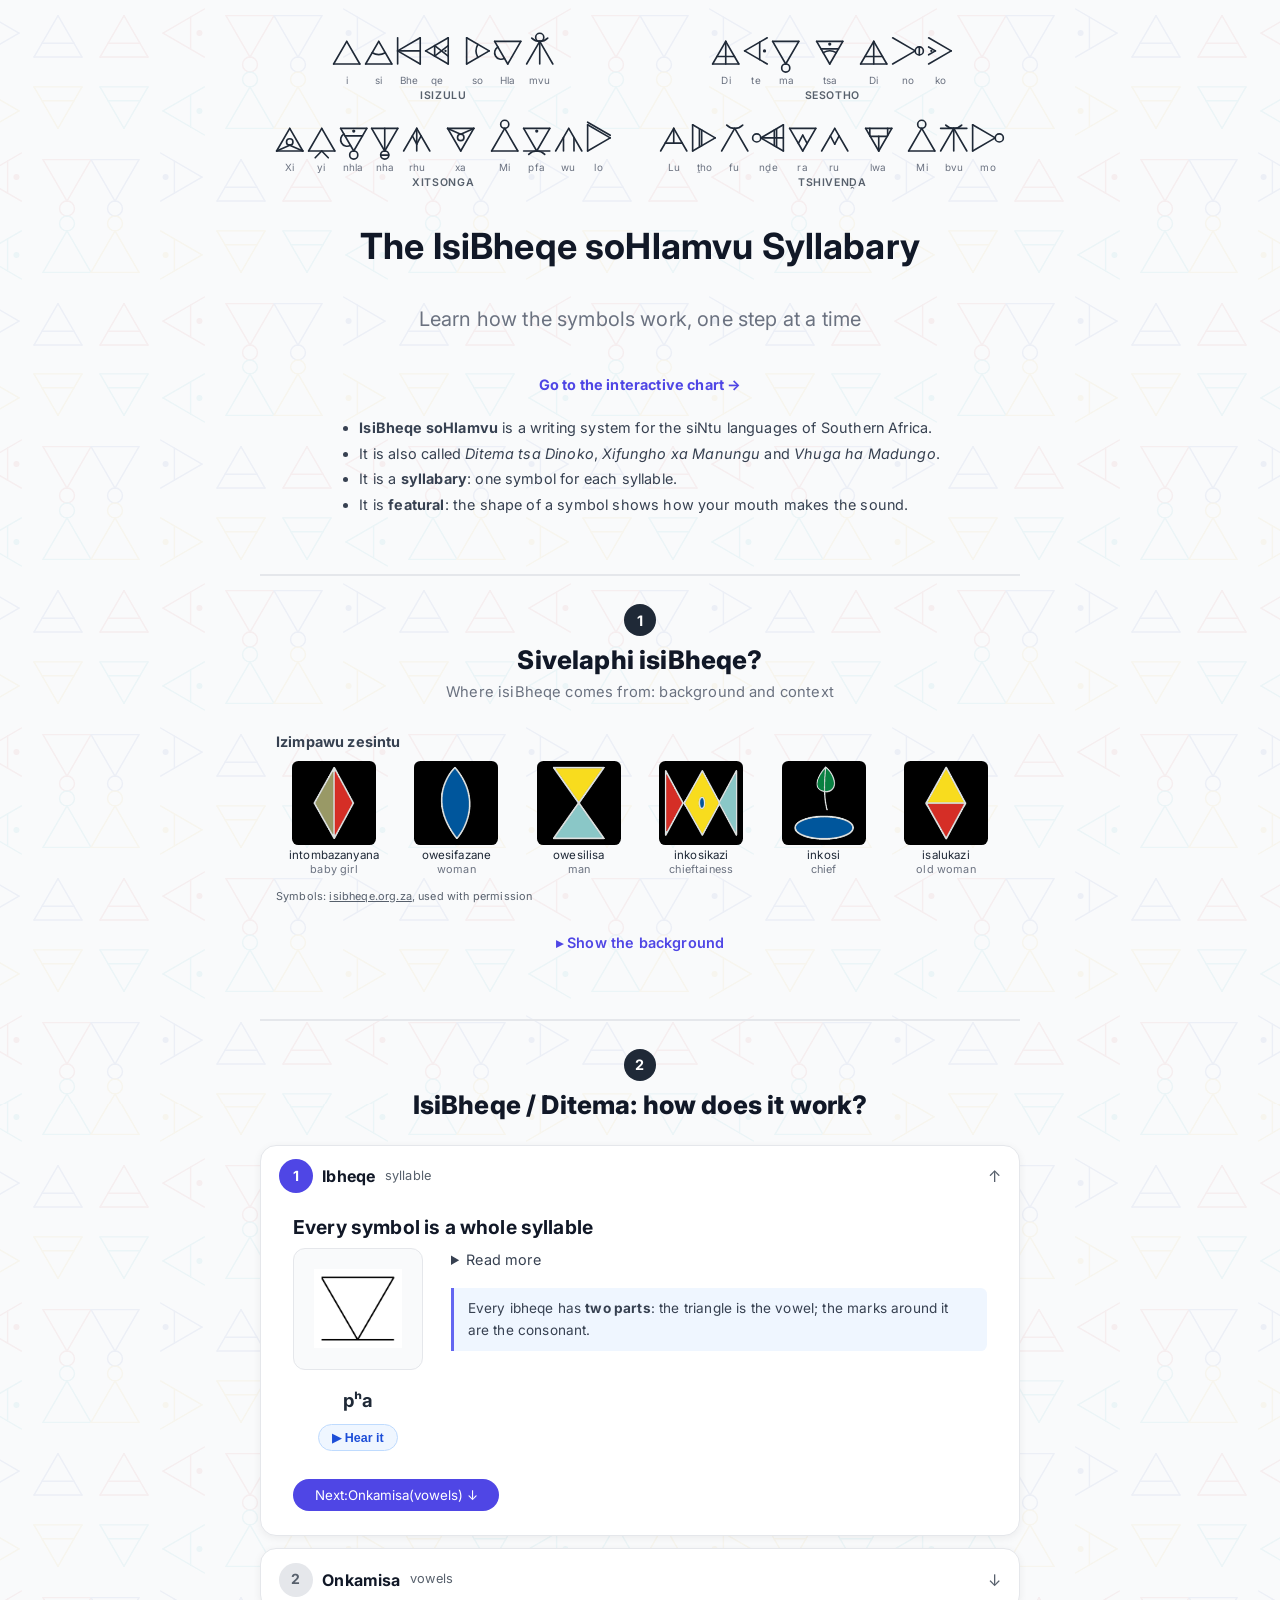
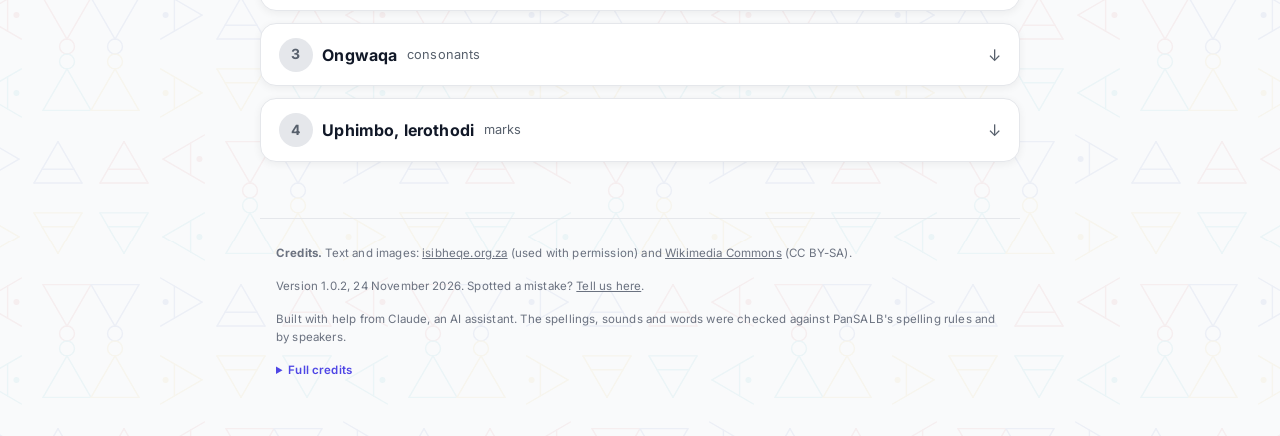
<file: learn.html>
<!DOCTYPE html>
<html lang="en">
<head>
<meta charset="UTF-8">
<title>Learn isiBheqe soHlamvu</title>
<!-- learn.html was the teaching page for one day (10 Nov); it now lives at the main address -->
<meta http-equiv="refresh" content="0; url=./">
<link rel="canonical" href="./">
<script>location.replace('./' + location.hash);</script>
</head>
<body><p><a href="./">Learn isiBheqe soHlamvu</a></p></body>
</html>
</file>
<file: site.css>
/* Shared styles for index.html (teaching page) and chart.html (the chart). Moved here unchanged on 10 Nov 2026; pages swapped 11 Nov. */

    /* ── Base ───────────────────────────────────────────────── */
    *, *::before, *::after { box-sizing: border-box; }

    body {
        font-family: 'Inter', sans-serif;
        background-color: #f9fafb;
        /* isiBheqe pattern: ti te a, mirrored four ways (settings in images/background-pattern.json) */
        background-image: url("images/background-pattern.svg");
        background-size: 366px 287.62px;
        background-position: center top;
        color: #374151;
        margin: 0;
        padding: 1rem;
        line-height: 1.75;
        letter-spacing: 0.01em;
    }
    @media (min-width: 768px) { body { padding: 2rem; } }

    p { margin-bottom: 1.25em; }

    /* ── Layout helpers ─────────────────────────────────────── */
    .container    { max-width: 1280px; margin: 0 auto; }
    .text-center  { text-align: center; }
    .mb-12        { margin-bottom: 3rem; }
    .mb-3         { margin-bottom: 0.75rem; }
    .mt-4         { margin-top: 1rem; }
    .mx-auto      { margin-left: auto; margin-right: auto; }
    .max-w-4xl    { max-width: 56rem; }
    .hidden       { display: none; }

    /* ── Typography ─────────────────────────────────────────── */
    .text-4xl     { font-size: clamp(1.6rem, 5vw, 2.25rem); }
    .text-2xl     { font-size: 1.5rem; }
    .font-bold    { font-weight: 700; }
    .font-semibold{ font-weight: 600; }
    .font-medium  { font-weight: 500; }
    .italic       { font-style: italic; }
    .text-gray-900{ color: #111827; }
    .text-gray-800{ color: #1f2937; }
    .text-gray-700{ color: #374151; }
    .text-gray-600{ color: #4b5563; }
    .tracking-wider{ letter-spacing: 0.05em; }

    /* ── Tooltip ────────────────────────────────────────────── */
    .dynamic-tooltip {
        position: absolute;
        width: 240px;
        background-color: #1f2937;
        color: #fff;
        text-align: left;
        padding: 10px;
        border-radius: 8px;
        z-index: 100;
        box-shadow: 0 4px 6px rgba(0,0,0,0.1);
        opacity: 0;
        transition: opacity 0.2s ease-in-out;
        font-size: 0.8rem;
        line-height: 1.5;
    }

    /* ── Symbol images ──────────────────────────────────────── */
    .symbol-img {
        width: 60px;
        height: 60px;
        cursor: pointer;
        display: inline-block;
        object-fit: contain;
    }
    @media (max-width: 640px) {
        .symbol-img { width: 44px; height: 44px; }
    }

    figure figcaption {
        font-size: 0.75rem;
        color: #6b7280;
        margin-top: 0.25rem;
        line-height: 1.2;
        text-align: center;
    }

    /* ── Collapsed column header ────────────────────────────── */

    /* ── Toggle panel (chip UI) ─────────────────────────────── */
    .toggle-panel {
        background: #fff;
        border: 1px solid #e5e7eb;
        border-radius: 0.75rem;
        padding: 1rem 1.25rem;
        margin-bottom: 0;
        border-bottom-left-radius: 0;
        border-bottom-right-radius: 0;
        border-bottom: none;
    }
    @media (max-width: 640px) { .toggle-panel { padding: 0.75rem; } }
    @media (max-width: 640px) {
        .chip { min-height: 44px; padding: 0.4rem 0.9rem; }
        .wt-play { min-height: 44px; padding: 0.5rem 1rem; font-size: 0.82rem; }
    }

    .toggle-presets {
        display: flex;
        gap: 0.5rem;
        justify-content: center;
        flex-wrap: wrap;
        margin-bottom: 1rem;
    }
    .toggle-section { margin-bottom: 0.75rem; }
    .toggle-section:last-child { margin-bottom: 0; }
    .toggle-section-label {
        font-size: 0.68rem;
        font-weight: 700;
        text-transform: uppercase;
        letter-spacing: 0.09em;
        color:#57606c;
        text-align: center;
        margin-bottom: 0.5rem;
    }
    .toggle-chips {
        display: flex;
        flex-wrap: wrap;
        gap: 0.35rem;
        justify-content: center;
    }
    .chip {
        display: inline-flex;
        align-items: center;
        padding: 0.3rem 0.8rem;
        border-radius: 999px;
        font-size: 0.78rem;
        font-weight: 500;
        border: 1.5px solid transparent;
        cursor: pointer;
        transition: all 0.15s ease;
        min-height: 34px;
        line-height: 1;
        user-select: none;
        -webkit-tap-highlight-color: transparent;
    }
    .chip-place.on   { background: #dbeafe; border-color: #3b82f6; color: #1d4ed8; }
    .chip-place.off  { background: #f3f4f6; border-color: #e5e7eb; color:#57606c; }
    .chip-manner.on  { background: #d1fae5; border-color: #10b981; color: #065f46; }
    .chip-manner.off { background: #f3f4f6; border-color: #e5e7eb; color:#57606c; }
    .chip-voice.on   { background: #fffbeb; border-color: #f59e0b; color: #92400e; }
    .chip-voice.off  { background: #f3f4f6; border-color: #e5e7eb; color:#57606c; }
    .chip-preset {
        background: #1f2937; border-color: #1f2937; color: #fff;
        font-size: 0.75rem; padding: 0.3rem 1rem;
    }
    .chip-preset:hover { background: #374151; border-color: #374151; }
    .chip-preset.active-preset { background: #4f46e5; border-color: #4f46e5; }

    /* ── Table container ────────────────────────────────────── */
    .chart-section {
        max-width: 1100px;
        margin: 2.5rem auto 3rem;
    }
    .table-container {
        overflow-x: auto;
        -webkit-overflow-scrolling: touch;
        border: 1px solid #e5e7eb;
        border-radius: 0 0 0.75rem 0.75rem;
        box-shadow: 0 2px 8px rgba(0,0,0,0.06);
    }
    table {
        width: 100%;
        text-align: center;
        border-collapse: collapse;
        background: #fff;
    }
    th, td {
        vertical-align: middle;
        min-width: 85px;
        padding: 0.5rem;
        border: 1px solid #d1d5db;
    }
    @media (max-width: 640px) {
        th, td { padding: 0.35rem 0.25rem; font-size: 0.75rem; min-width: 60px; }
    }
    thead { background-color: #f8f9ff; }
    tbody { background-color: #ffffff; }
    .impossible { background-color: #f9fafb; }

    /* Chart header row */
    .table-container thead tr:first-child th {
        background: #4f46e5;
        color: #fff;
        font-size: 0.8rem;
        letter-spacing: 0.06em;
        padding: 0.65rem 1rem;
        border-color: #4338ca;
        border-radius: 0;
    }
    /* Place row */
    .table-container thead tr:nth-child(2) th {
        background: #ede9fe;
        color: #4f46e5;
        font-weight: 600;
        font-size: 0.78rem;
        padding: 0.5rem 0.4rem;
        border-color: #c4b5fd;
    }
    /* Aspirated/Voiced subheader row */
    .table-container thead tr:nth-child(3) th,
    .table-container thead tr:nth-child(3) td {
        background: #f5f3ff;
        font-size: 0.7rem;
        color: #6b7280;
        padding: 0.35rem 0.25rem;
        font-weight: 500;
    }

    /* ── Interactive Onkamisa diagram ──────────────────────── */
    .onkamisa-wrap { margin: 0.75rem 0 0.5rem; }
    .onkamisa-hint { font-size: 0.82rem; color: #6b7280; text-align: center; margin-bottom: 0.5rem; }
    .onkamisa-container { position: relative; display: block; width: 100%; }
    .onkamisa-img { width: 100%; height: auto; display: block; border-radius: 0.5rem; border: 1px solid #e5e7eb; }
    .onkamisa-svg { position: absolute; top: 0; left: 0; width: 100%; height: 100%; }
    .vowel-hot {
        fill: transparent;
        stroke: transparent;
        stroke-width: 2;
        cursor: pointer;
        transition: fill 0.15s, stroke 0.15s;
    }
    .vowel-hot:hover { fill: rgba(99,102,241,0.18); stroke: #6366f1; stroke-width: 3; }
    .vowel-hot.vh-playing { fill: rgba(16,185,129,0.22); stroke: #10b981; stroke-width: 3; }
    .onkamisa-lbl {
        min-height: 1.6rem;
        text-align: center;
        font-size: 0.85rem;
        font-weight: 600;
        color: #4f46e5;
        margin-top: 0.4rem;
        letter-spacing: 0.01em;
    }


/* ---- walkthrough, sections and chart ---- */
.walkthrough {
  max-width: 760px;
  margin: 0 auto 3.5rem;
}
.wt-step-num {
  width: 34px; height: 34px;
  border-radius: 50%;
  background: #e5e7eb;
  color:#57606c;
  display: flex; align-items: center; justify-content: center;
  font-weight: 700; font-size: 0.875rem;
  transition: background 0.2s, color 0.2s;
}
.wt-step-label {
  font-size: 0.72rem; font-weight: 600;
  color:#57606c; white-space: nowrap;
  transition: color 0.2s;
}
.wt-panel {
  padding: 1.75rem 2rem;
  animation: wtFade 0.28s ease;
}
.wt-panel.active { display: block; }
@keyframes wtFade {
  from { opacity: 0; transform: translateY(5px); }
  to   { opacity: 1; transform: translateY(0); }
}
.wt-lines { list-style: disc; padding-left: 1.2rem; margin: 0 0 0.75rem; font-size: 0.9rem; color: #374151; line-height: 1.6; }
.wt-lines li { margin: 0.15rem 0; }
.top-lines { display: inline-block; text-align: left; margin: 0 auto; }
.wt-step-gloss { font-size: 0.65rem; color:#57606c; white-space: nowrap; margin-top: -0.2rem; }
.wt-section-gloss { font-weight: 500; text-transform: none; letter-spacing: 0; color: #6b7280; margin-left: 0.4rem; }
.heads-fig { margin: 0 0 1rem; text-align: center; }
.heads-fig img { max-width: 360px; width: 100%; height: auto; display: inline-block; }
.wip-note { max-width: 640px; margin: 0.75rem auto 0.25rem; padding: 0.5rem 0.9rem; background: #fffbeb; border: 1px solid #fcd34d; border-radius: 0.5rem; font-size: 0.85rem; color: #78350f; line-height: 1.5; }
.izimpawu { margin: 0.25rem 0 0.9rem; text-align: left; }
.izimpawu-head { margin: 0 0 0.4rem; font-size: 0.9rem; }
.izimpawu-head span { display:block; font-size: 0.78rem; color: #6b7280; }
.izimpawu-grid { display: grid; grid-template-columns: repeat(3, 1fr); gap: 0.4rem; }
@media (min-width: 640px) { .izimpawu-grid { grid-template-columns: repeat(6, 1fr); } }
.izimpawu-grid figure { margin: 0; text-align: center; }
.izimpawu-grid img { width: 100%; max-width: 84px; aspect-ratio: 1; border-radius: 0.4rem; display: block; margin: 0 auto 0.2rem; }
.izimpawu-grid figcaption { font-size: 0.72rem; line-height: 1.2; color: #1f2937; }
.izimpawu-grid figcaption small { display: block; color: #6b7280; font-size: 0.68rem; }
.page-credits { max-width: 760px; margin: 2rem auto 1.5rem; padding: 0.9rem 1rem 0; border-top: 1px solid #e5e7eb; font-size: 0.72rem; color: #6b7280; line-height: 1.6; }
.credits-more > summary { cursor: pointer; color: #4f46e5; font-weight: 600; }
.page-credits a, .chart-legend a { color: inherit; text-decoration: underline; }
.marks3 { display: grid; grid-template-columns: repeat(3, 1fr); gap: 0.5rem; margin: 0.4rem 0 0.5rem; }
.mk { border: 1.5px solid #e5e7eb; background: #fff; border-radius: 0.75rem; padding: 0.5rem 0.3rem; cursor: pointer; display: flex; flex-direction: column; align-items: center; gap: 0.1rem; transition: border-color .2s, box-shadow .2s, transform .2s; }
.mk img { width: 64px; height: 64px; }
.mk b { font-size: 0.85rem; color: #1f2937; } .mk small { font-size: 0.7rem; color: #6b7280; }
.mk.on { border-color: #4f46e5; box-shadow: 0 0 0 3px #e0e7ff; transform: translateY(-2px); }
.mk.on img { animation: mkPulse 1.2s ease-in-out infinite; }
@keyframes mkPulse { 0%,100% { transform: scale(1); } 50% { transform: scale(1.08); } }
.mk-say { min-height: 3.2em; font-size: 0.85rem; color: #374151; line-height: 1.5; background: #f8f9ff; border-radius: 0.5rem; padding: 0.5rem 0.75rem; margin-bottom: 0.4rem; }
.mk-eg { height: 2.4em; vertical-align: middle; margin: 0 0.15em; }
.word-card.mk-hit { border-color: #4f46e5; box-shadow: 0 0 0 3px #e0e7ff; }
.word-card.mk-dim { opacity: 0.4; }
.word-card { transition: opacity .2s, box-shadow .2s, border-color .2s; }
.mk-credit { display: block; font-size: 0.68rem; color:#57606c; margin-bottom: 0.3rem; }
.mk-credit a { color: inherit; }
.hero-line { font-size: 1.35rem; font-weight: 700; color: #1f2937; text-align: center; margin: 1.2rem 0 1.6rem; line-height: 1.3; }
.hero-sub { font-size: 0.92rem; color: #374151; text-align: center; margin: 0 0 0.6rem; }
.shapes-fig { margin: 0 0 1.2rem; text-align: center; }
.shapes-fig img { width: 100%; max-width: 440px; height: auto; display: inline-block; }
.shapes-fig figcaption, .mc-note { font-size: 0.7rem; color: #6b7280; margin-top: 0.3rem; }
.shapes-fig a { color: inherit; text-decoration: underline; }
.mini-tbl .mc-row small b { color: #1f2937; }
.page-section-head { max-width: 760px; margin: 3.5rem auto 1.5rem; padding: 1.75rem 1rem 0; border-top: 2px solid #e5e7eb; text-align: center; scroll-margin-top: 1rem; }
.page-section-head .psh-num { display: inline-flex; width: 2rem; height: 2rem; border-radius: 50%; background: #1f2937; color: #fff; font-weight: 700; align-items: center; justify-content: center; font-size: 0.9rem; }
.page-section-head h2 { font-size: 1.6rem; font-weight: 800; color: #111827; margin: 0.5rem 0 0.2rem; line-height: 1.25; }
.page-section-head p { font-size: 0.92rem; color: #6b7280; margin: 0; }
.bg-section { max-width: 760px; margin: 0 auto 1rem; padding: 0 1rem; }
.bg-details > summary { cursor: pointer; list-style: none; text-align: center; font-weight: 600; color: #4f46e5; font-size: 0.9rem; padding: 0.5rem; }
.bg-details > summary::before { content: "\25B8  "; }
.bg-details[open] > summary::before { content: "\25BE  "; }
.page-map { margin: 0.5rem 0 0; padding-left: 1.3rem; text-align: left; font-size: 0.92rem; line-height: 1.7; }
.page-map a { color: #1d4ed8; font-weight: 600; text-decoration: none; }
.chart-intro { text-align: center; font-size: 1rem; color: #1f2937; margin: 0 0 0.9rem; }
.mode-choice { display: grid; grid-template-columns: 1fr 1fr; gap: 0.75rem; max-width: 620px; margin: 0 auto 0.6rem; }
.mode-choice button { border: 2px solid #c7d2fe; background: #fff; color: #3730a3; border-radius: 0.9rem; padding: 1rem 0.75rem; font-size: 1rem; font-weight: 700; cursor: pointer; line-height: 1.3; }
.mode-choice button.on { background: #4f46e5; border-color: #4f46e5; color: #fff; }
.chart-section.unchosen > :not(.chart-intro):not(.mode-choice) { display: none; }
.chart-section #chart-toggles { margin-top: 1rem; border-radius: 0.75rem; border-bottom: 1px solid #e5e7eb; }
#chart-toggles[hidden], .toggle-section[hidden] { display: none !important; }
.chart-tap { text-align: center; font-size: 0.8rem; color: #6b7280; margin: 0 0 1rem; }
.toggle-section-label span { text-transform: none; letter-spacing: 0; font-weight: 400; margin-left: 0.3rem; }
.mini-chart { margin: 1rem 0 1.1rem; padding-top: 0.9rem; border-top: 1px solid #e5e7eb; }
.mini-head { font-size: 1.05rem; font-weight: 700; color: #111827; text-align: center; margin: 0 0 0.5rem; }
.down-arrow { text-align: center; font-size: 1.4rem; line-height: 1; color: #4f46e5; margin: 0 0 0.4rem; }
.mini-wrap { overflow-x: auto; }
.mini-tbl { border-collapse: collapse; width: 100%; font-size: 0.7rem; }
.mini-tbl th, .mini-tbl td { border: 1px solid #e0e7ff; padding: 0.3rem 0.2rem; text-align: center; vertical-align: middle; }
.mini-tbl thead th { background: #4f46e5; color: #fff; font-weight: 600; }
.mini-tbl thead th small, .mini-tbl .mc-row small { display: block; font-weight: 400; opacity: 0.8; font-size: 0.6rem; }
.mini-tbl thead th span, .mc-corner span, .mc-span span { font-weight: 400; opacity: 0.8; }
.mini-tbl .mc-span { font-size: 0.68rem; }
.mini-tbl .mc-corner { font-size: 0.6rem; width: 20%; }
@media (max-width: 480px) { .mini-tbl { table-layout: fixed; } .mini-tbl .mc-corner { width: 24%; } .mini-tbl thead tr:nth-child(2) th { font-size: 0.5rem; padding: 0.25rem 0; letter-spacing: -0.03em; } .mini-tbl thead th small { display: none; } .mc-cell img { width: 28px; height: 28px; } .mini-tbl .mc-row { font-size: 0.62rem; } .mini-tbl td { padding: 0.2rem 0.05rem; } }
.mini-tbl .mc-row { background: #f8f9ff; color: #374151; text-align: left; font-size: 0.72rem; }
.mini-tbl .mc-row small { color: #6b7280; opacity: 1; }
.mc-st { display: block; font-weight: 400; font-size: 0.9em; }
.mini-tbl thead .mc-st { color: #f0fdfa; opacity: 1; }
.mc-cell { background: none; border: 0; padding: 0; cursor: pointer; display: flex; flex-direction: column; align-items: center; width: 100%; }
.mc-cell img { width: 36px; height: 36px; object-fit: contain; }
.mc-cell b { font-size: 0.75rem; color: #1f2937; }
.mc-empty { background: #fafafa; }
.ib-text { font-family: Inter, system-ui, sans-serif; }
.ib-line { display:flex; flex-wrap:wrap; column-gap:14px; row-gap:6px; align-items:flex-end; }
.ib-word { display:inline-flex; gap:3px; align-items:flex-end; }
.ib-syl { display:inline-flex; flex-direction:column; align-items:center; }
.ib-lab { font-size:11px; line-height:1.2; margin-top:2px; }
.ib-en { font-size:12px; margin:2px 0 10px; }
.ib-dark { background:#000; color:#fff; padding:12px; } .ib-dark .ib-lab, .ib-dark .ib-en { color:#bdbdbd; }
.ib-light { background:#fff; color:#111; padding:12px; border:1px solid #e5e7eb; border-radius:0.5rem; } .ib-light .ib-lab, .ib-light .ib-en { color:#555; }
.ib-flow .ib-line { column-gap:10px; } .ib-flow .ib-lab { font-size:10px; }
/* Background extract (11 Nov): glyphs, syllables, then the English for that phrase, like the isibheqe.org.za original */
.ib-gloss { display:flex; flex-wrap:wrap; column-gap:18px; align-items:flex-start; }
.ib-chunk { display:inline-flex; flex-direction:column; max-width:100%; }
.ib-gloss .ib-line { column-gap:8px; row-gap:6px; }
.ib-gloss .ib-lab { font-size:10px; }
.ib-gloss .ib-en { font-size:12px; line-height:1.35; margin:3px 0 10px; }
.ntu-quote { text-align: left; max-width: 640px; margin: 0 auto 0.75rem; }
.ntu-quote p { margin: 0 0 0.4rem; font-size: 0.95rem; line-height: 1.6; color: #1f2937; }
.ntu-quote .ntu-en { font-size: 0.85rem; color: #6b7280; }
.ntu-fig { margin: 0 0 0.6rem; }
.ntu-fig img { width: 100%; height: auto; border-radius: 0.4rem; background: #000; }
.ntu-fig figcaption { font-size: 0.72rem; color: #6b7280; margin-top: 0.25rem; }
.ntu-fig a { color: inherit; text-decoration: underline; }
.fig-credit { font-size: 0.68rem; color:#57606c; }
.fig-credit a { color: inherit; text-decoration: underline; }
.heads-fig figcaption { font-size: 0.75rem; color: #6b7280; margin-top: 0.25rem; }
.wt-heading    { font-size: 1.2rem; font-weight: 700; color: #111827; margin: 0 0 0.2rem; }
.wt-subheading { font-size: 0.875rem; color: #6b7280; margin: 0 0 1.25rem; }
.wt-cols { display: flex; gap: 1.75rem; align-items: flex-start; }
.wt-col-visual { flex: 0 0 auto; text-align: center; }
.wt-col-text   { flex: 1; font-size: 0.9rem; color: #374151; line-height: 1.7; }
.wt-col-text p { margin: 0 0 0.75rem; }
.wt-symbol-box {
  background: #f9fafb;
  border: 1px solid #e5e7eb;
  border-radius: 0.75rem;
  padding: 1rem 1.25rem;
  display: inline-block;
}
.wt-symbol-box img { width: 88px; height: 88px; object-fit: contain; display: block; }
.wt-symbol-cap { font-size: 1.15rem; font-weight: 700; color: #1f2937; margin-top: 0.4rem; }
.wt-play {
  display: inline-flex; align-items: center; gap: 0.35rem;
  background: #eff6ff; border: 1.5px solid #bfdbfe; color: #1d4ed8;
  border-radius: 999px; padding: 0.3rem 0.85rem;
  font-size: 0.78rem; font-weight: 600; cursor: pointer;
  margin-top: 0.5rem; transition: background 0.15s, border-color 0.15s;
}
.wt-play:hover  { background: #dbeafe; }
.wt-play.playing { background: #dbeafe; border-color: #3b82f6; }
.vowel-grid {
  display: grid;
  grid-template-columns: repeat(3, 1fr);
  gap: 0.6rem;
  margin-top: 0.75rem;
}
.vowel-card {
  background: #f9fafb;
  border: 1.5px solid #e5e7eb;
  border-radius: 0.75rem;
  padding: 0.65rem 0.4rem;
  text-align: center;
}
.vowel-card.vc-high { border-color: #bfdbfe; background: #eff6ff; }
.vowel-card.vc-low  { border-color: #fde68a; background: #fffbeb; }
.vowel-card.vc-mid  { border-color: #bbf7d0; background: #f0fdf4; }
.vowel-card.vc-openmid { border-color: #fed7aa; background: #fff7ed; }
.vowel-syms  { font-size: 1.2rem; font-weight: 700; color: #1f2937; line-height: 1; margin: 0.35rem 0 0.2rem; }
.vowel-lbl   { font-size: 0.68rem; color: #6b7280; font-weight: 600; }
.vowel-eg    { font-size: 0.68rem; color:#57606c; font-style: italic; margin-top: 0.15rem; }
.manner-grid {
  display: grid;
  grid-template-columns: 1fr 1fr;
  gap: 0.55rem;
  margin-top: 0.5rem;
}
.manner-card {
  background: #f9fafb; border: 1.5px solid #e5e7eb;
  border-radius: 0.65rem; padding: 0.6rem 0.75rem;
  display: flex; gap: 0.65rem; align-items: center;
}
.manner-icon { font-size: 1.4rem; flex: 0 0 auto; }
.manner-name { font-weight: 700; font-size: 0.85rem; color: #1f2937; }
.manner-tech { font-size: 0.7rem; color:#57606c; font-style: italic; }
.manner-eg   { font-size: 0.78rem; color: #4b5563; margin-top: 0.15rem; }
.wt-section-label {
  font-size: 0.72rem; font-weight: 700;
  text-transform: uppercase; letter-spacing: 0.08em;
  margin-bottom: 0.35rem;
}
.wt-callout {
  background: #eff6ff;
  border-left: 3px solid #6366f1;
  border-radius: 0 0.4rem 0.4rem 0;
  padding: 0.6rem 0.85rem;
  font-size: 0.85rem; color: #374151;
  margin-top: 1rem; line-height: 1.6;
}
.place-pills { display: flex; flex-wrap: wrap; gap: 0.4rem; }
.place-pill {
  background: #ede9fe; color: #5b21b6;
  padding: 0.25rem 0.65rem; border-radius: 999px;
  font-weight: 600; font-size: 0.78rem;
}
@media (max-width: 580px) {
  .wt-cols { flex-direction: column; }
  .wt-panel { padding: 1.2rem 1rem; }
  .manner-grid { grid-template-columns: 1fr; }
}

/* --- Oct 2026 review additions --- */
.vowel-hot { fill: rgba(99,102,241,0.10); stroke: #818cf8; stroke-width: 3; }
.vowel-btns { display:flex; flex-wrap:wrap; gap:0.4rem; justify-content:center; margin-top:0.6rem; }
.vowel-btn { min-width:44px; min-height:44px; border-radius:999px; border:1.5px solid #bfdbfe; background:#eff6ff;
  color:#1d4ed8; font-weight:700; font-size:1rem; cursor:pointer; }
.vowel-btn:active { background:#dbeafe; }
.word-hot { fill: rgba(255,255,255,0.001); stroke: rgba(129,140,248,0.55); stroke-width:2; stroke-dasharray:5 4; cursor:pointer; }
.word-hot:hover { fill: rgba(99,102,241,0.18); stroke:#6366f1; }
.word-hot.vh-playing { fill: rgba(16,185,129,0.22); stroke:#10b981; }
.word-btn { font-size:0.8rem; padding:0 0.7rem; background:#f5f3ff; border-color:#ddd6fe; }
.house-callout { background:#fefce8; border-left:4px solid #ca8a04; border-radius:0.5rem; padding:0.7rem 0.9rem;
  font-size:0.85rem; color:#422006; margin:0 0 1rem; line-height:1.5; }
.word-grid { display:grid; grid-template-columns:1fr 1fr; gap:0.6rem; margin-top:0.6rem; }
.word-card { background:#f9fafb; border:1.5px solid #e5e7eb; border-radius:0.75rem; padding:0.7rem; text-align:center; }
.word-card img { height:40px; max-width:100%; display:block; margin:0 auto 0.4rem; }
.word-card .wc-word { font-size:1rem; color:#1f2937; }
.word-card .wc-gloss { font-size:0.75rem; color:#6b7280; }
.word-card .wc-mode { font-size:0.75rem; font-weight:700; color:#b45309; margin-bottom:0.3rem; }
.chart-hint { text-align:center; font-size:0.9rem; font-weight:600; color:#1d4ed8; background:#eff6ff;
  border:1.5px solid #bfdbfe; border-radius:999px; padding:0.45rem 0.9rem; margin:0 auto 0.75rem; width:fit-content; }

/* --- Consonant chart (drawn from data) --- */
.chart-key { max-width: 420px; margin: 0 auto 0.75rem; }
.chart-key > summary { font-size: 1.05rem; font-weight: 700; }
.chart-key > summary::before { content: none; }
.chart-key > summary::after { content: "  \2193"; }
.chart-key[open] > summary::after { content: "  \2191"; }
.key-svg { display: block; width: 100%; height: auto; margin-top: 0.5rem; font-family: 'Inter', sans-serif; -webkit-user-select: none; user-select: none; -webkit-touch-callout: none; }
.key-tap { cursor: pointer; }
.key-tap:focus { outline: none; }
.key-tap:focus-visible rect, .key-tap.playing rect { stroke: #4f46e5; stroke-width: 2.5; }
.key-note { font-size: 0.78rem; color: #6b7280; text-align: center; margin: 0.4rem 0 0; }
.key-note a { color: inherit; text-decoration: underline; }
.chart-note { max-width:760px; margin:0.9rem auto 0.4rem; font-size:0.88rem; color:#374151; text-align:center; line-height:1.5; }
.chart-legend { font-size:0.72rem; color:#6b7280; text-align:center; margin:0 0 0.75rem; }
.chart-title { font-size:1rem; font-weight:700; color:#1f2937; margin:1.4rem 0 0.4rem; }
.chart-title span, .chart-more summary span { font-weight:400; color:#6b7280; font-size:0.8rem; margin-left:0.35rem; }
.chart-more { margin-top:1.4rem; }
.chart-more summary { cursor:pointer; font-size:1rem; font-weight:700; color:#1f2937; padding:0.4rem 0; }
.chart-empty { padding:1rem; text-align:center; color:#6b7280; font-size:0.85rem; }
.chart-tbl { width:max-content; min-width:100%; }
.chart-tbl td.cc { min-width:116px; max-width:150px; vertical-align:top; padding:0.5rem 0.35rem; }
.chart-tbl td.cc-empty { background:#f9fafb; }
/* The script's names at the top: engine-drawn, transparent, Latin under each syllable */
.script-names { display:grid; grid-template-columns:repeat(2, auto); justify-content:center; gap:1rem 3rem; margin:0 auto 1.6rem; color:#1f2937; }
@media (max-width:900px){ .script-names { grid-template-columns:auto; } }
.sn { margin:0; display:flex; flex-direction:column; align-items:center; }
.sn-row { display:flex; flex-wrap:wrap; justify-content:center; gap:0.2rem 0.9rem; }
.sn-word { display:inline-flex; gap:0.15rem; white-space:nowrap; }
.sn-syl { display:inline-flex; flex-direction:column; align-items:center; }
.sn-syl svg { height:2.6rem; width:auto; display:block; overflow:visible; stroke-width:5; }
.sn-syl span { font-size:0.62rem; color:#6b7280; line-height:1.1; margin-top:0.1rem; }
.sn figcaption { font-size:0.66rem; font-weight:600; letter-spacing:0.06em; text-transform:uppercase; color:#57606c; margin-top:0.25rem; }
@media (max-width:640px){ .sn-syl svg { height:2.1rem; } .script-names { gap:0.8rem 1.4rem; } }
/* Voiced columns: a faint warm shade (6 Nov) */
.chart-tbl td.cc.vd { background:#fffbeb; }
.chart-tbl td.cc-empty.vd { background:#fdf6e3; }
.chart-tbl thead th.vd { box-shadow: inset 0 -3px 0 #fcd34d; }
.chart-tbl th.row-head, .chart-tbl th.corner { position:sticky; left:0; z-index:2; min-width:96px; }
.chart-tbl th.row-head { background:#f8f9ff; font-size:0.8rem; font-weight:600; color:#374151; text-align:left; }
.chart-tbl th.corner { font-size:0.65rem; font-weight:500; }
.cc-in { display:flex; flex-direction:column; align-items:center; gap:0.25rem; }
.cc-glyph { display:inline-flex; align-items:center; justify-content:center; min-width:44px; min-height:44px;
  border:1.5px solid #c7d2fe; background:#eef2ff; border-radius:0.6rem; padding:0.3rem; cursor:pointer; }
.cc-glyph img { width:48px; height:48px; object-fit:contain; display:block; }
.cc-glyph.mute { border-color:#e5e7eb; background:transparent; cursor:default; }
.cc-glyph.mute { flex-direction:column; }
.cc-norec { display:block; font-size:0.68rem; color:#6b7280; line-height:1.2; margin-top:2px; }
.cc-glyph.playing, .cc-word.playing { background:#d1fae5; border-color:#10b981; }
.cc-main { font-size:1.05rem; font-weight:700; color:#1f2937; line-height:1.2; }
.cc-ipa { font-size:0.74rem; color:#6b7280; font-family:'Charis SIL','Doulos SIL','Gentium Plus','Noto Serif',Georgia,serif; }
.zu-term { display:block; font-weight:700; }
span.st-term[lang=st] { display:block; font-style:italic; font-weight:400; color:#0f766e; font-size:0.9em; }
.chip i[lang=st], .mc-st { color:#0f766e; font-style:italic; }
.chart-tbl thead span.st-term[lang=st] { color:#ccfbf1; }
.chart-tbl thead tr:nth-child(2) span.st-term[lang=st] { color:#0f766e; font-size:0.62rem; line-height:1.2; }
.chart-tbl thead tr:nth-child(2) span.zu-term { display:block; }
.cc-noimg { display:inline-flex; align-items:center; justify-content:center; width:52px; height:52px; border:1.5px dashed #c7d2fe; border-radius:0.5rem; color:#6b7280; font-size:0.85rem; }
.en-gloss { font-weight:400; font-size:0.85em; }
.rh-plain { display:block; font-size:0.7rem; font-weight:400; color:#6b7280; margin-top:0.1rem; }
.row-new > * { animation: rowIn 0.6s ease-out; }
@keyframes rowIn { from { background:#fef9c3; } }
@media (prefers-reduced-motion: reduce){ .row-new > * { animation:none; } }
.chart-steps:empty { display: none; }
.chart-steps { background:#fff; border:1px solid #e5e7eb; border-radius:0.75rem; padding:0.9rem 1rem; margin:0 0 0.75rem;
  display:flex; flex-direction:column; gap:0.6rem; }
.steps-count { font-size:0.68rem; font-weight:700; letter-spacing:0.09em; text-transform:uppercase; color:#4f46e5; }
.steps-head h4 { margin:0.2rem 0 0.25rem; font-size:1.05rem; color:#1f2937; }
.steps-head h4 span { font-weight:400; color:#6b7280; font-size:0.85rem; }
.steps-head p { margin:0; font-size:0.88rem; color:#374151; }
.steps-nav { display:flex; gap:0.5rem; flex-wrap:wrap; }
.link-btn { background:none; border:none; padding:0.3rem 0; color:#4f46e5; font:inherit; font-size:0.82rem; text-decoration:underline; cursor:pointer; align-self:flex-start; }
.steps-whole { margin:0; font-size:0.85rem; color:#6b7280; }
.chart-tbl th.row-head { min-width:110px; }
/* One place at a time (phones): the table fits the screen, no sideways scroll */
.chart-tbl.one { width:100%; min-width:0; table-layout:fixed; }
.chart-tbl.one th.row-head, .chart-tbl.one th.corner { width:28%; min-width:0; position:static; font-size:0.72rem; }
.chart-tbl.one td.cc, .chart-tbl.one td.cc-empty { min-width:0; max-width:none; padding:0.45rem 0.25rem; }
.chart-tbl.one .cc-word { font-size:0.74rem; padding:0.2rem; }
.chart-tbl.one .rh-plain { font-size:0.66rem; }
.place-nav { padding:0.3rem !important; }
.place-nav { white-space:nowrap; }
.place-nav > span { display:inline-block; vertical-align:middle; margin:0 0.4rem; line-height:1.15; }
.place-nav small { display:block; font-size:0.62rem; font-weight:500; opacity:0.85; }
.pl-btn { vertical-align:middle; width:44px; height:44px; border-radius:50%; border:2px solid rgba(255,255,255,0.7);
  background:rgba(255,255,255,0.15); color:#fff; font-size:1.6rem; line-height:1; cursor:pointer; }
.pl-btn:active { background:rgba(255,255,255,0.35); }
.cc-sp { display:block; font-size:0.74rem; color:#4b5563; line-height:1.3; }
.cc-sp i { font-style:normal; font-size:0.62rem; color:#57606c; letter-spacing:0.03em; }
.cc-word { display:block; width:100%; margin-top:0.15rem; padding:0.25rem 0.3rem; border:1px solid #e5e7eb; border-radius:0.5rem;
  background:#f9fafb; font:inherit; font-size:0.8rem; color:#1f2937; text-align:center; line-height:1.3; }
button.cc-word { cursor:pointer; border-color:#bfdbfe; background:#eff6ff; min-height:44px; }
.cc-word b { color:#4338ca; font-weight:800; text-decoration:underline; text-underline-offset:2px; }
.cc-gloss { display:block; font-size:0.66rem; color:#57606c; font-weight:400; }
@media (max-width:640px){ .chart-tbl td.cc { min-width:104px; } .cc-glyph img { width:40px; height:40px; } }

/* Link between the two pages (10 Nov) */
.page-link { display:inline-block; margin-top:0.6rem; font-size:0.9rem; color:#4f46e5; font-weight:700; text-decoration:none; }
.page-link:hover { text-decoration:underline; }
.bg-section > .izimpawu { margin-bottom: 1rem; }

/* Steps 3 and 4 rebuilt from the consonants guide (10 Nov) */
.lblock { margin: 1.1rem 0 0.4rem; padding-top: 0.9rem; border-top: 1px solid #e5e7eb; }
.lblock p { font-size: 0.88rem; color: #374151; line-height: 1.55; margin: 0.45rem 0; }
.lb-head { font-size: 1rem; font-weight: 700; color: #6b7280; margin: 0 0 0.4rem; }
.lb-head span { color: #111827; font-size: 1.1rem; margin-right: 0.35rem; }
.lb-note { font-size: 0.8rem !important; color: #6b7280 !important; }
.head-fig { margin: 0.5rem auto 0.6rem; max-width: 420px; }
.head-svg { width: 100%; height: auto; display: block; }
.head-fig figcaption { font-size: 0.75rem; color: #6b7280; text-align: center; margin-top: 0.2rem; }
.lg-row { display: flex; flex-wrap: wrap; justify-content: center; align-items: flex-start; gap: 0.5rem; margin: 0.5rem 0; }
.lg { display: inline-flex; flex-direction: column; align-items: center; gap: 0.15rem; min-width: 4.4rem; padding: 0.45rem 0.5rem; border: 1px solid #e5e7eb; border-radius: 0.6rem; background: #fff; color: #111827; font: inherit; cursor: pointer; }
.lg-quiet { cursor: default; background: #fafafa; }
.lg svg { width: auto; display: block; overflow: visible; }
.lg svg g, .lw svg g { stroke-width: 4.5; }
.lg > span { font-size: 0.85rem; font-weight: 700; }
.lg small { font-size: 0.68rem; color: #6b7280; max-width: 7rem; text-align: center; line-height: 1.25; }
.lg.playing { border-color: #4f46e5; box-shadow: 0 0 0 2px #c7d2fe; }
.lp-grid { display: grid; grid-template-columns: repeat(auto-fill, minmax(8.4rem, 1fr)); gap: 0.4rem; margin: 0.5rem 0; }
.lp { display: flex; align-items: center; justify-content: center; gap: 0.3rem; }
.lp .lg { min-width: 3.3rem; padding: 0.35rem 0.3rem; }
.lp { gap: 0.15rem; }
.lp-arrow { color:#57606c; font-size: 1.1rem; }
.lw-grid { display: grid; gap: 0.6rem; margin: 0.5rem 0; }
.lw-pair { display: flex; align-items: center; justify-content: center; gap: 0.5rem; }
@media (max-width: 480px){ .lw-pair { flex-direction: column; gap: 0.15rem; } .lw-pair .lp-arrow { transform: rotate(90deg); } }
.lw-cell { display: flex; flex-direction: column; align-items: center; padding: 0.45rem 0.6rem; border: 1px solid #e5e7eb; border-radius: 0.6rem; background: #fafafa; }
.lw { display: inline-flex; align-items: flex-start; gap: 0.1rem; color: #111827; }
.lw svg { width: auto; display: block; }
.lw-lat { font-size: 0.88rem; font-weight: 600; margin-top: 0.15rem; }
.lw-lat b { color: #b45309; }
.lw-gloss { font-size: 0.7rem; color: #6b7280; }

/* Stacked steps (10 Nov): each step is a fold; the summaries read as an outline */
.wt-fold { background:#fff; border:1px solid #e5e7eb; border-radius:1rem; box-shadow:0 2px 8px rgba(0,0,0,0.06); margin-bottom:0.75rem; scroll-margin-top:0.75rem; }
.wt-fold > summary { list-style:none; display:flex; align-items:center; gap:0.6rem; padding:0.85rem 1.1rem; cursor:pointer; }
.wt-fold > summary::-webkit-details-marker { display:none; }
.wt-fold > summary::after { content:"\2193"; margin-left:auto; color:#57606c; }
.wt-fold[open] > summary::after { content:"\2191"; }
.wt-fold > summary .wt-step-num { flex-shrink:0; }
.wt-fold > summary .wt-step-label { font-size:1rem; font-weight:700; color:#111827; white-space:normal; }
.wt-fold > summary .wt-step-gloss { font-size:0.8rem; margin-top:0; }
.wt-fold[open] > summary .wt-step-num { background:#4f46e5; color:#fff; }
.wt-fold > .wt-panel { padding-top:0.25rem; }
.wt-next { display:inline-flex; margin:0 2rem 1.5rem; padding:0.5rem 1.35rem; border-radius:999px; border:0; background:#4f46e5; color:#fff; font:600 0.85rem/1.4 inherit; font-family:inherit; cursor:pointer; text-decoration:none; }
.wt-next:hover { background:#4338ca; }
@media (max-width:580px) { .wt-next { margin:0 1rem 1.2rem; } }

/* Step 4 word cards that play (14 Nov): buttons styled like the plain cards */
button.lw-cell { font:inherit; color:inherit; cursor:pointer; -webkit-tap-highlight-color:transparent; }
button.lw-cell:focus-visible { outline:2px solid #4f46e5; outline-offset:3px; border-radius:0.4rem; }
</file>
